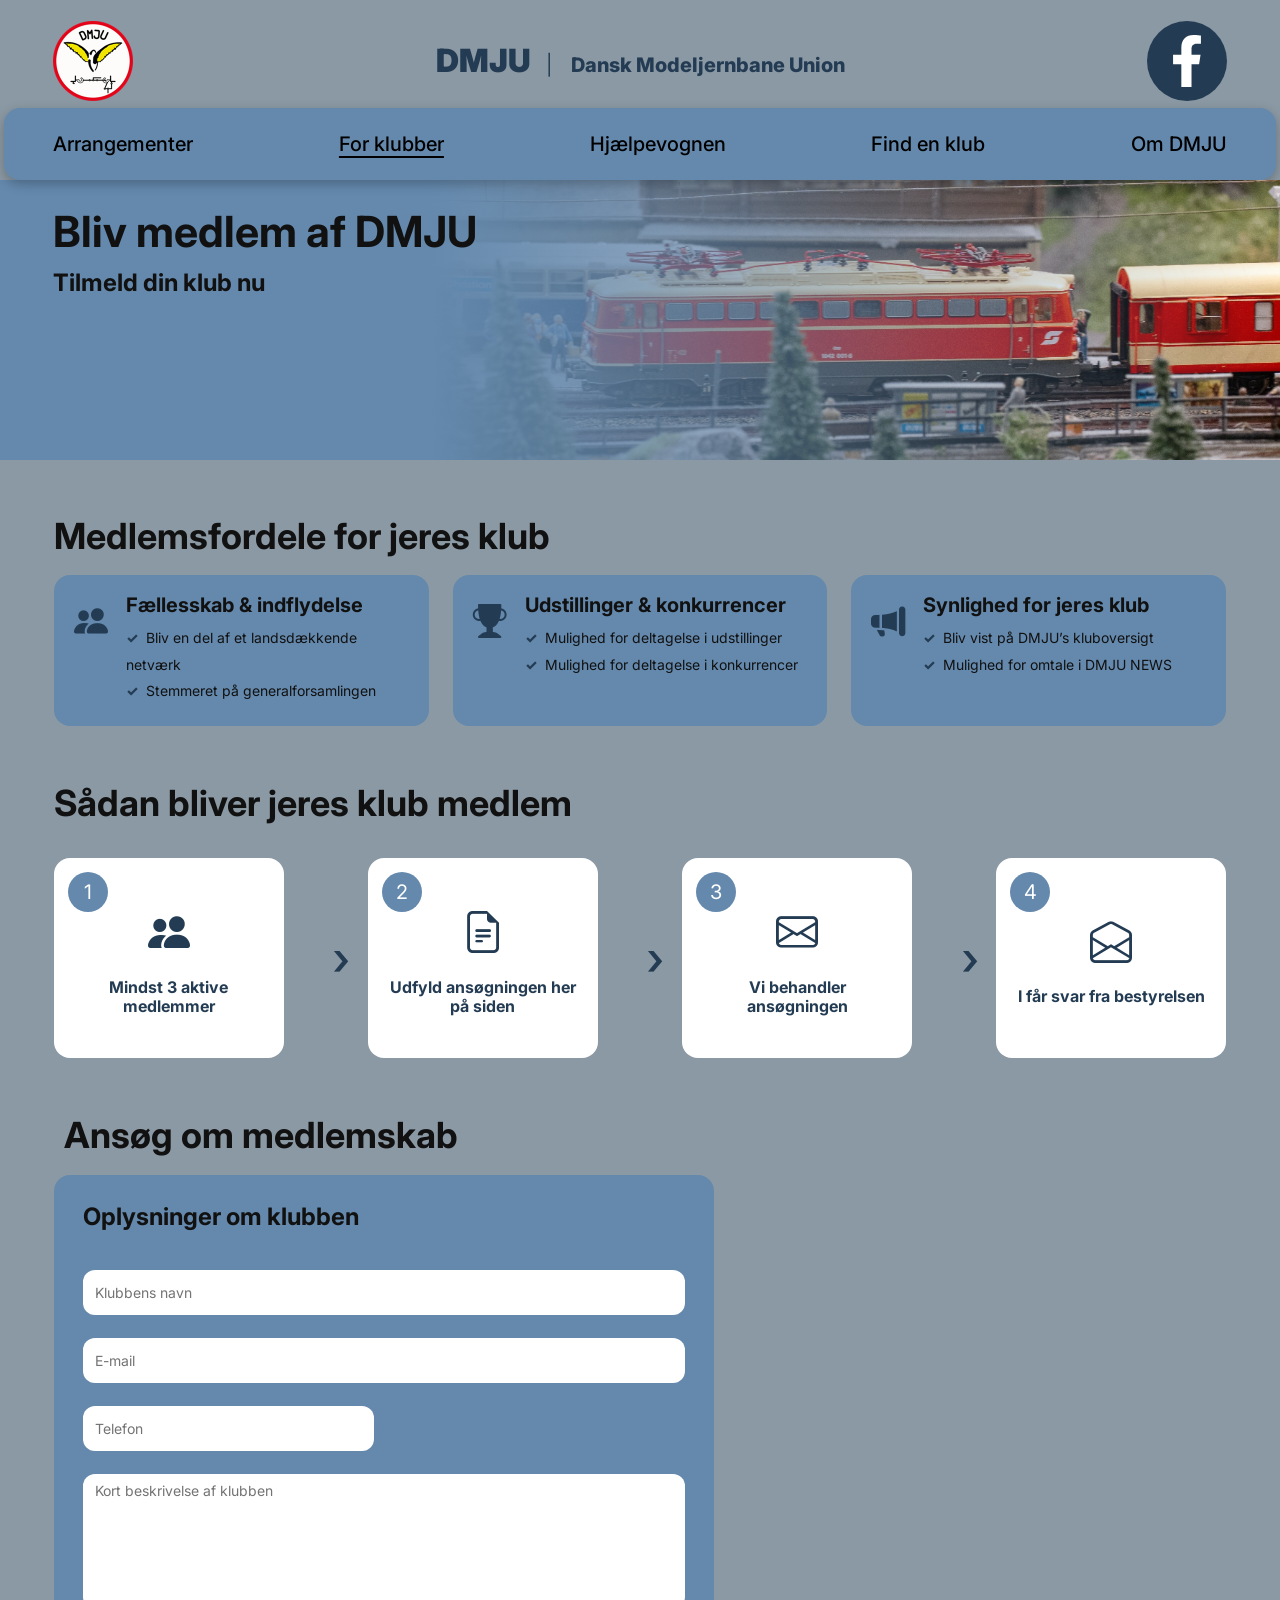
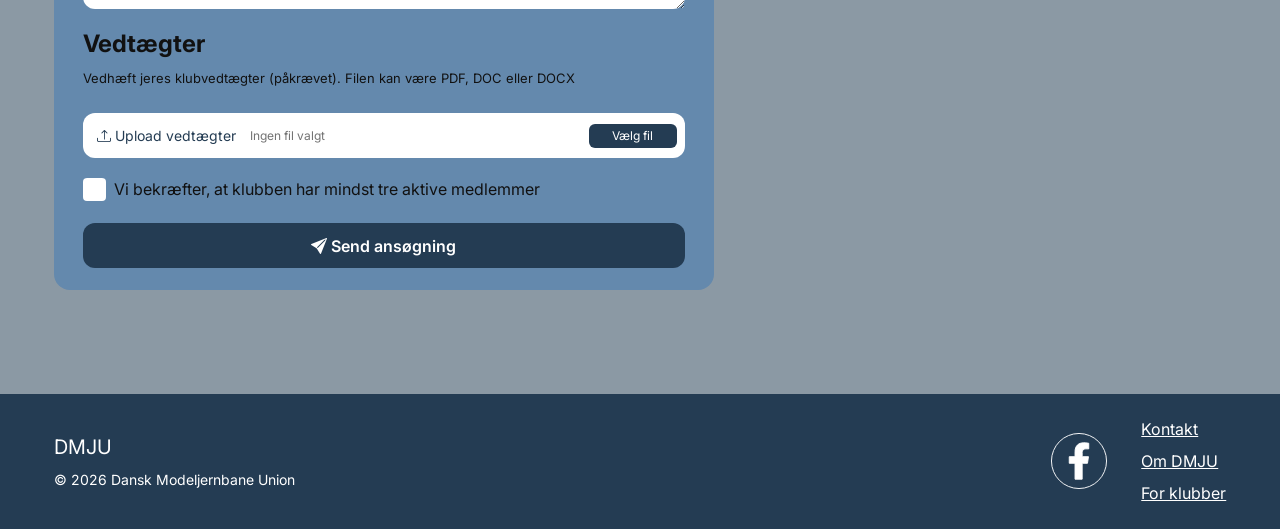
<file: for-klubber.html>
<!doctype html>
<html lang="da">
<head>
    <!-- Dokumentets metadata og fælles typografi -->
    <meta charset="utf-8">
    <meta name="viewport" content="width=device-width, initial-scale=1">
    <meta name="description" content="Bliv medlem af DMJU og få jeres modeljernbaneklub med i fællesskabet.">
    <title>For klubber – DMJU</title>
    <link rel="stylesheet" href="https://cdn.jsdelivr.net/npm/bootstrap@5.3.8/dist/css/bootstrap.min.css">
    <link rel="stylesheet" href="https://cdn.jsdelivr.net/npm/bootstrap-icons@1.11.3/font/bootstrap-icons.min.css">
    <link rel="preconnect" href="https://fonts.googleapis.com">
    <link rel="preconnect" href="https://fonts.gstatic.com" crossorigin>
    <link href="https://fonts.googleapis.com/css2?family=Inter:wght@400;500;600;700;800&display=swap" rel="stylesheet">
    <link rel="stylesheet" href="css/for-klubber.css">
</head>
<body class="page-clubs">
<!-- Sidehoved med DMJU-logo, foreningsnavn og primær navigation -->
<header class="site-header">
    <div class="container-fluid site-header-inner">
        <div class="header-top d-flex align-items-center justify-content-between">
            <a class="brand-logo" href="index.html" aria-label="DMJU – gå til forsiden">
                <img src="img/dmju-logo.png" width="80" height="80" alt="DMJU-logo">
            </a>
            <p class="brand-title mb-0"><strong>DMJU</strong><span aria-hidden="true">|</span> Dansk Modeljernbane Union</p>
            <a class="social-icon" href="https://www.facebook.com/" aria-label="Besøg DMJU på Facebook" target="_blank" rel="noopener noreferrer">
                <img src="img/facebook-mark-figma.svg" alt="" aria-hidden="true">
            </a>
        </div>
        <!-- Primær navigation med tydelig markering af den aktuelle side -->
        <nav class="main-nav" aria-label="Hovednavigation">
            <ul class="nav flex-wrap">
                <li class="nav-item"><a class="nav-link" href="modeltog-for-alle.html">Arrangementer</a></li>
                <li class="nav-item"><a class="nav-link active" href="for-klubber.html" aria-current="page">For klubber</a></li>
                <li class="nav-item"><a class="nav-link" href="#ansoegning">Hjælpevognen</a></li>
                <li class="nav-item"><a class="nav-link" href="#medlemsfordele">Find en klub</a></li>
                <li class="nav-item"><a class="nav-link" href="om-dmju.html">Om DMJU</a></li>
            </ul>
        </nav>
    </div>
</header>

<!-- Hovedindhold med introduktion, medlemsfordele og indmeldelsesformular -->
<main>
    <!-- Sektion 1: Introduktion til medlemskab -->
    <section class="club-hero" aria-labelledby="club-title">
        <div class="container-fluid club-hero-inner">
            <h1 id="club-title">Bliv medlem af DMJU</h1>
            <p>Tilmeld din klub nu</p>
        </div>
    </section>

    <!-- Sektion 2: Fordelene ved at være medlem -->
    <section class="benefits-section container-fluid" id="medlemsfordele" aria-labelledby="benefits-title">
        <h2 id="benefits-title">Medlemsfordele for jeres klub</h2>
        <div class="row g-4">
            <article class="col-12 col-lg-4">
                <div class="benefit-card h-100">
                    <i class="bi bi-people-fill" aria-hidden="true"></i>
                    <div><h3>Fællesskab &amp; indflydelse</h3>
                        <ul><li>Bliv en del af et landsdækkende netværk</li><li>Stemmeret på generalforsamlingen</li></ul></div>
                </div>
            </article>
            <article class="col-12 col-lg-4">
                <div class="benefit-card h-100">
                    <i class="bi bi-trophy-fill" aria-hidden="true"></i>
                    <div><h3>Udstillinger &amp; konkurrencer</h3>
                        <ul><li>Mulighed for deltagelse i udstillinger</li><li>Mulighed for deltagelse i konkurrencer</li></ul></div>
                </div>
            </article>
            <article class="col-12 col-lg-4">
                <div class="benefit-card h-100">
                    <i class="bi bi-megaphone-fill" aria-hidden="true"></i>
                    <div><h3>Synlighed for jeres klub</h3>
                        <ul><li>Bliv vist på DMJU’s kluboversigt</li><li>Mulighed for omtale i DMJU NEWS</li></ul></div>
                </div>
            </article>
        </div>
    </section>

    <!-- Sektion 3: Trinvis forklaring af indmeldelsesforløbet -->
    <section class="membership-section container-fluid" aria-labelledby="membership-title">
        <h2 id="membership-title">Sådan bliver jeres klub medlem</h2>
        <ol class="row g-3 membership-steps">
            <li class="col-12 col-sm-6 col-lg-3"><article class="step-card"><span>1</span><i class="bi bi-people-fill" aria-hidden="true"></i><h3>Mindst 3 aktive medlemmer</h3></article></li>
            <li class="col-12 col-sm-6 col-lg-3"><article class="step-card"><span>2</span><i class="bi bi-file-earmark-text" aria-hidden="true"></i><h3>Udfyld ansøgningen her på siden</h3></article></li>
            <li class="col-12 col-sm-6 col-lg-3"><article class="step-card"><span>3</span><i class="bi bi-envelope" aria-hidden="true"></i><h3>Vi behandler ansøgningen</h3></article></li>
            <li class="col-12 col-sm-6 col-lg-3"><article class="step-card"><span>4</span><i class="bi bi-envelope-open" aria-hidden="true"></i><h3>I får svar fra bestyrelsen</h3></article></li>
        </ol>
    </section>

    <!-- Sektion 4: Formular til indmeldelse; labels er koblet direkte til felterne -->
    <section class="application-section container-fluid" id="ansoegning" aria-labelledby="application-title">
        <h2 id="application-title">Ansøg om medlemskab</h2>
        <form class="application-form" action="#" method="post" enctype="multipart/form-data">
            <fieldset>
                <legend>Oplysninger om klubben</legend>
                <label class="visually-hidden" for="club-name">Klubbens navn</label>
                <input class="form-control club-name-field" id="club-name" name="club-name" autocomplete="organization" placeholder="Klubbens navn" required>
                <label class="visually-hidden" for="club-email">E-mail</label>
                <input class="form-control club-email-field" id="club-email" name="email" type="email" autocomplete="email" placeholder="E-mail" required>
                <label class="visually-hidden" for="club-phone">Telefon</label>
                <input class="form-control club-phone-field" id="club-phone" name="phone" type="tel" autocomplete="tel" placeholder="Telefon">
                <label class="visually-hidden" for="club-description">Kort beskrivelse af klubben</label>
                <textarea class="form-control club-description-field" id="club-description" name="description" placeholder="Kort beskrivelse af klubben"></textarea>
                <label class="statutes-title" for="club-statutes">Vedtægter</label>
                <p class="statutes-help">Vedhæft jeres klubvedtægter (påkrævet). Filen kan være PDF, DOC eller DOCX</p>
                <div class="upload-control">
                    <label for="club-statutes"><i class="bi bi-upload" aria-hidden="true"></i> Upload vedtægter</label>
                    <input class="visually-hidden" id="club-statutes" name="statutes" type="file" accept=".pdf,.doc,.docx" required>
                    <span class="upload-file-name" aria-live="polite">Ingen fil valgt</span>
                    <label class="choose-file" for="club-statutes">Vælg fil</label>
                </div>
                <div class="form-check-wrap"><input class="form-check-input" type="checkbox" value="yes" id="active-members" required><label class="form-check-label" for="active-members">Vi bekræfter, at klubben har mindst tre aktive medlemmer</label></div>
                <button class="btn-submit" type="submit"><i class="bi bi-send-fill" aria-hidden="true"></i> Send ansøgning</button>
            </fieldset>
        </form>
    </section>
</main>

<!-- Sidefod med kontaktmulighed og genveje -->
<footer class="site-footer">
    <div class="container-fluid footer-inner d-flex align-items-center justify-content-between">
        <div class="footer-brand"><span>DMJU</span><small>© 2026 Dansk Modeljernbane Union</small></div>
        <div class="footer-actions">
            <a class="footer-facebook" href="https://www.facebook.com/" aria-label="DMJU på Facebook" target="_blank" rel="noopener noreferrer"><img src="img/facebook-mark-footer-figma.svg" alt="" aria-hidden="true"></a>
            <nav class="footer-nav" aria-label="Sidefodsnavigation"><a href="mailto:info@dmju.dk">Kontakt</a><a href="om-dmju.html">Om DMJU</a><a href="for-klubber.html" aria-current="page">For klubber</a></nav>
        </div>
    </div>
</footer>
<!-- Filvælgeren viser filnavnet efter valg uden at ændre formularens læsbare label -->
<script>
    const statutesInput = document.querySelector('#club-statutes');
    const statutesFileName = document.querySelector('.upload-file-name');
    statutesInput.addEventListener('change', () => {
        statutesFileName.textContent = statutesInput.files.length ? statutesInput.files[0].name : 'Ingen fil valgt';
    });
</script>
</body>
</html>
</file>
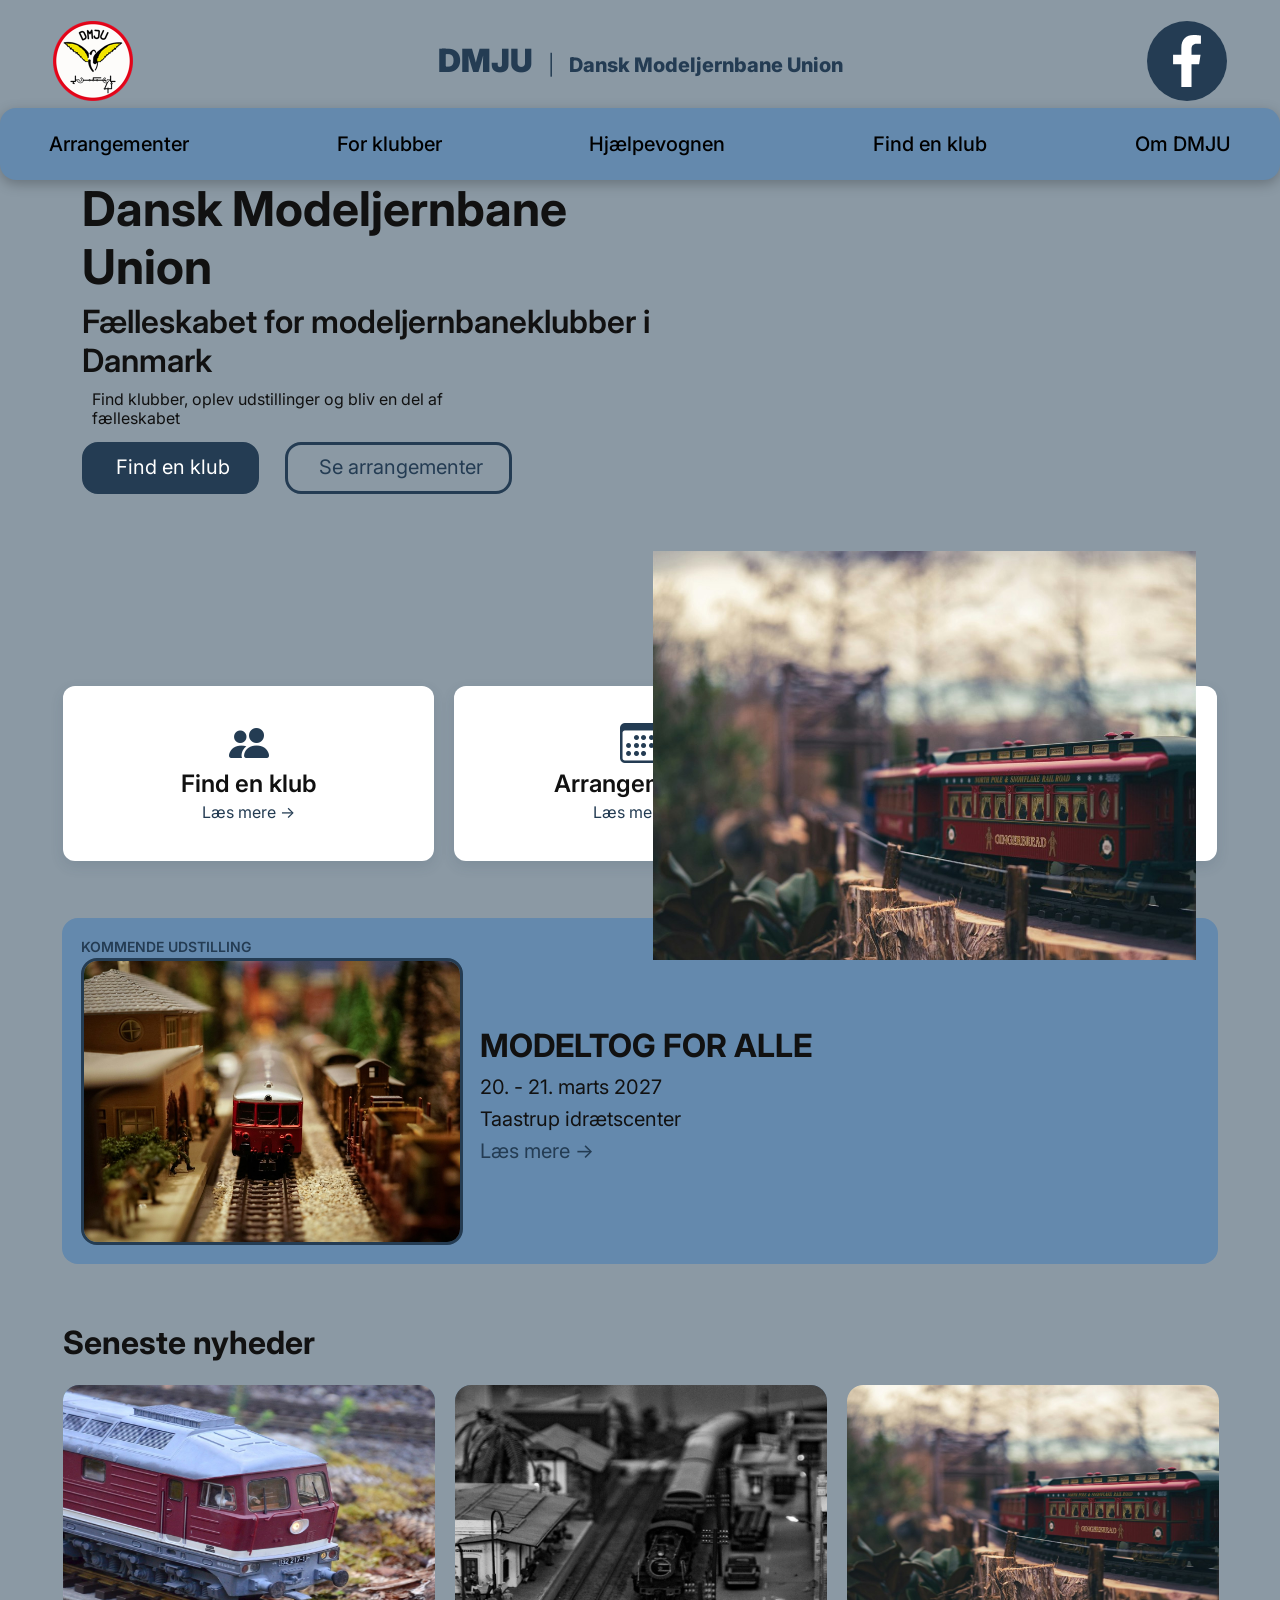
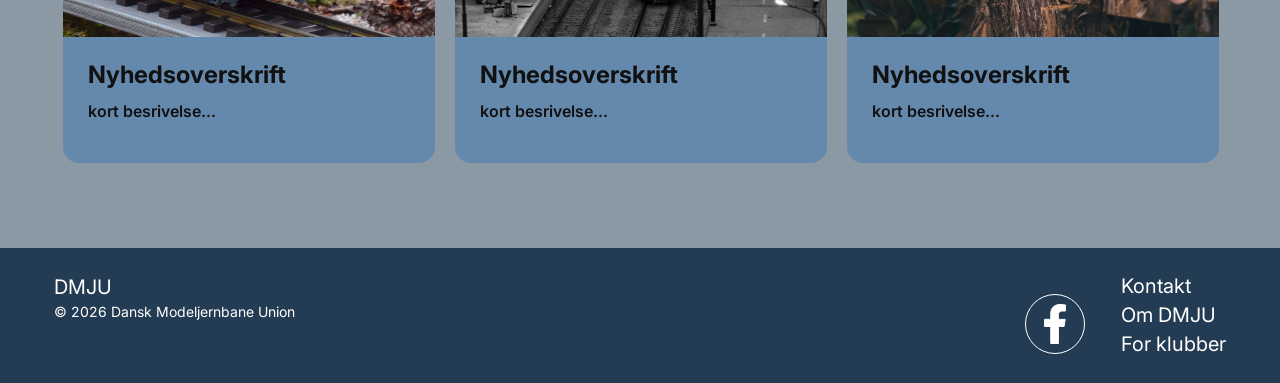
<file: forside.html>
<!doctype html>
<html lang="da">
<head>
    <!-- Dokumentets metadata og fælles skrifttype sikrer en tilgængelig, responsiv forside. -->
    <meta charset="utf-8">
    <meta name="viewport" content="width=device-width, initial-scale=1">
    <meta name="description" content="Dansk Modeljernbane Union samler modeljernbaneklubber og gør modeltog tilgængeligt for alle.">
    <title>DMJU – Dansk Modeljernbane Union</title>

    <!-- Bootstrap 5 leverer grid og tilgængelige hjælpeklasser før sidens egne regler. -->
    <link rel="stylesheet" href="https://cdn.jsdelivr.net/npm/bootstrap@5.3.8/dist/css/bootstrap.min.css">
    <link rel="stylesheet" href="https://cdn.jsdelivr.net/npm/bootstrap-icons@1.11.3/font/bootstrap-icons.min.css">
    <link rel="preconnect" href="https://fonts.googleapis.com">
    <link rel="preconnect" href="https://fonts.gstatic.com" crossorigin>
    <link href="https://fonts.googleapis.com/css2?family=Inter:wght@400;500;600;700;800&display=swap" rel="stylesheet">
    <link rel="stylesheet" href="css/forside.css">
</head>
<body class="page-home">
<!-- Sidehoved: logo, foreningsnavn og navigation følger Figma-rammens farver og placering. -->
<header class="site-header">
    <div class="container-fluid site-header-inner">
        <div class="header-top d-flex align-items-center justify-content-between">
            <a class="brand-logo" href="forside.html" aria-label="DMJU – gå til forsiden" aria-current="page">
                <img src="img/dmju-logo.png" width="80" height="80" alt="DMJU-logo">
            </a>
            <p class="brand-title mb-0"><strong>DMJU</strong><span class="divider" aria-hidden="true">|</span>Dansk Modeljernbane Union</p>
            <a class="social-icon" href="https://www.facebook.com/" aria-label="Besøg DMJU på Facebook" target="_blank" rel="noopener noreferrer">
                <img src="img/facebook-mark-figma.svg" alt="" aria-hidden="true">
            </a>
        </div>
        <!-- Primær navigation: hvert link går til en eksisterende side eller relevant indhold. -->
        <nav class="main-nav" aria-label="Hovednavigation">
            <ul class="nav flex-wrap">
                <li class="nav-item"><a class="nav-link" href="modeltog-for-alle.html">Arrangementer</a></li>
                <li class="nav-item"><a class="nav-link" href="for-klubber.html">For klubber</a></li>
                <li class="nav-item"><a class="nav-link" href="for-klubber.html#ansoegning">Hjælpevognen</a></li>
                <li class="nav-item"><a class="nav-link" href="for-klubber.html#medlemsfordele">Find en klub</a></li>
                <li class="nav-item"><a class="nav-link" href="om-dmju.html">Om DMJU</a></li>
            </ul>
        </nav>
    </div>
</header>

<!-- Hovedindhold: introduktion, genveje, kommende udstilling og aktuelle nyheder. -->
<main>
    <!-- Sektion 1: introduktion i to spalter med hovedbudskab og modeljernbanefoto. -->
    <section class="home-intro container" aria-labelledby="home-title">
        <div class="row align-items-center g-4">
            <div class="col-12 col-md-6 intro-copy">
                <h1 id="home-title">Dansk Modeljernbane<br>Union</h1>
                <h2>Fælleskabet for modeljernbaneklubber i Danmark</h2>
                <p>Find klubber, oplev udstillinger og bliv en del af fælleskabet</p>
                <div class="intro-actions">
                    <a class="btn btn-primary" href="for-klubber.html#medlemsfordele">Find en klub</a>
                    <a class="btn btn-outline-primary" href="modeltog-for-alle.html">Se arrangementer</a>
                </div>
            </div>
                <figure class="col-12 col-md-6 intro-photo mb-0">
                <img src="img/forside-intro.jpg" alt="Modeltog kører gennem et grønt miniaturelandskab">
            </figure>
        </div>
    </section>

    <!-- Sektion 2: tre kompakte hvide Bootstrap-kort giver hurtig adgang til centrale sider. -->
    <nav class="quick-links container-fluid" aria-label="Hurtige genveje">
        <ul class="row list-unstyled mb-0">
            <li class="col-12 col-md-4"><a class="quick-card" href="for-klubber.html#medlemsfordele"><i class="bi bi-people-fill" aria-hidden="true"></i><span>Find en klub</span><small>Læs mere <span aria-hidden="true">→</span></small></a></li>
            <li class="col-12 col-md-4"><a class="quick-card" href="modeltog-for-alle.html"><i class="bi bi-calendar3" aria-hidden="true"></i><span>Arrangementer</span><small>Læs mere <span aria-hidden="true">→</span></small></a></li>
            <li class="col-12 col-md-4"><a class="quick-card" href="modeltog-for-alle.html#participants"><i class="bi bi-trophy-fill" aria-hidden="true"></i><span>Konkurrencer</span><small>Læs mere <span aria-hidden="true">→</span></small></a></li>
        </ul>
    </nav>

    <!-- Sektion 3: blå eventkort med foto og genvej til udstillingens program. -->
    <section class="featured-event container-fluid" aria-labelledby="event-title">
        <a class="event-card" href="modeltog-for-alle.html">
            <p class="section-kicker">Kommende udstilling</p>
            <figure class="event-photo mb-0"><img src="img/forside-event.jpg" alt="Modeltog på vej gennem en oplyst miniaturestation"></figure>
            <div class="event-copy">
                <h2 id="event-title">MODELTOG FOR ALLE</h2>
                <p class="event-date">20. - 21. marts 2027</p>
                <p class="event-location">Taastrup idrætscenter</p>
                <span class="event-more">Læs mere <span aria-hidden="true">→</span></span>
            </div>
        </a>
    </section>

    <!-- Sektion 4: nyhedsoversigt med billedkort, der kan kobles til konkrete artikler. -->
    <section class="news-section container-fluid" aria-labelledby="news-title">
        <h2 id="news-title">Seneste nyheder</h2>
        <div class="row g-3">
            <article class="col-12 col-md-4">
                <a class="news-card" href="modeltog-for-alle.html"><figure class="news-photo mb-0"><img src="img/forside-nyhed-1.jpg" alt="Rødt modeltog kører forbi en station i miniatureformat"></figure><div class="news-copy"><h3>Nyhedsoverskrift</h3><p>kort besrivelse...</p></div></a>
            </article>
            <article class="col-12 col-md-4">
                <a class="news-card" href="modeltog-for-alle.html"><figure class="news-photo mb-0"><img src="img/forside-nyhed-2.jpg" alt="Damplokomotiv kører gennem et miniaturelandskab i sort-hvid"></figure><div class="news-copy"><h3>Nyhedsoverskrift</h3><p>kort besrivelse...</p></div></a>
            </article>
            <article class="col-12 col-md-4">
                <a class="news-card" href="for-klubber.html"><figure class="news-photo mb-0"><img src="img/forside-nyhed-3.jpg" alt="Modeltog kører gennem et grønt miniaturelandskab"></figure><div class="news-copy"><h3>Nyhedsoverskrift</h3><p>kort besrivelse...</p></div></a>
            </article>
        </div>
    </section>
</main>

<!-- Sidefod: kontakt, ophavsret og genveje samles i sidens afsluttende landmark. -->
<footer class="site-footer">
    <div class="container-fluid footer-inner d-flex align-items-center justify-content-between">
        <div class="footer-brand"><span>DMJU</span><small>© 2026 Dansk Modeljernbane Union</small></div>
        <div class="footer-actions">
            <a class="footer-facebook" href="https://www.facebook.com/" aria-label="DMJU på Facebook" target="_blank" rel="noopener noreferrer"><img src="img/facebook-mark-footer-figma.svg" alt="" aria-hidden="true"></a>
            <nav class="footer-nav" aria-label="Sidefodsnavigation"><a href="mailto:info@dmju.dk">Kontakt</a><a href="om-dmju.html">Om DMJU</a><a href="for-klubber.html">For klubber</a></nav>
        </div>
    </div>
</footer>
</body>
</html>
</file>
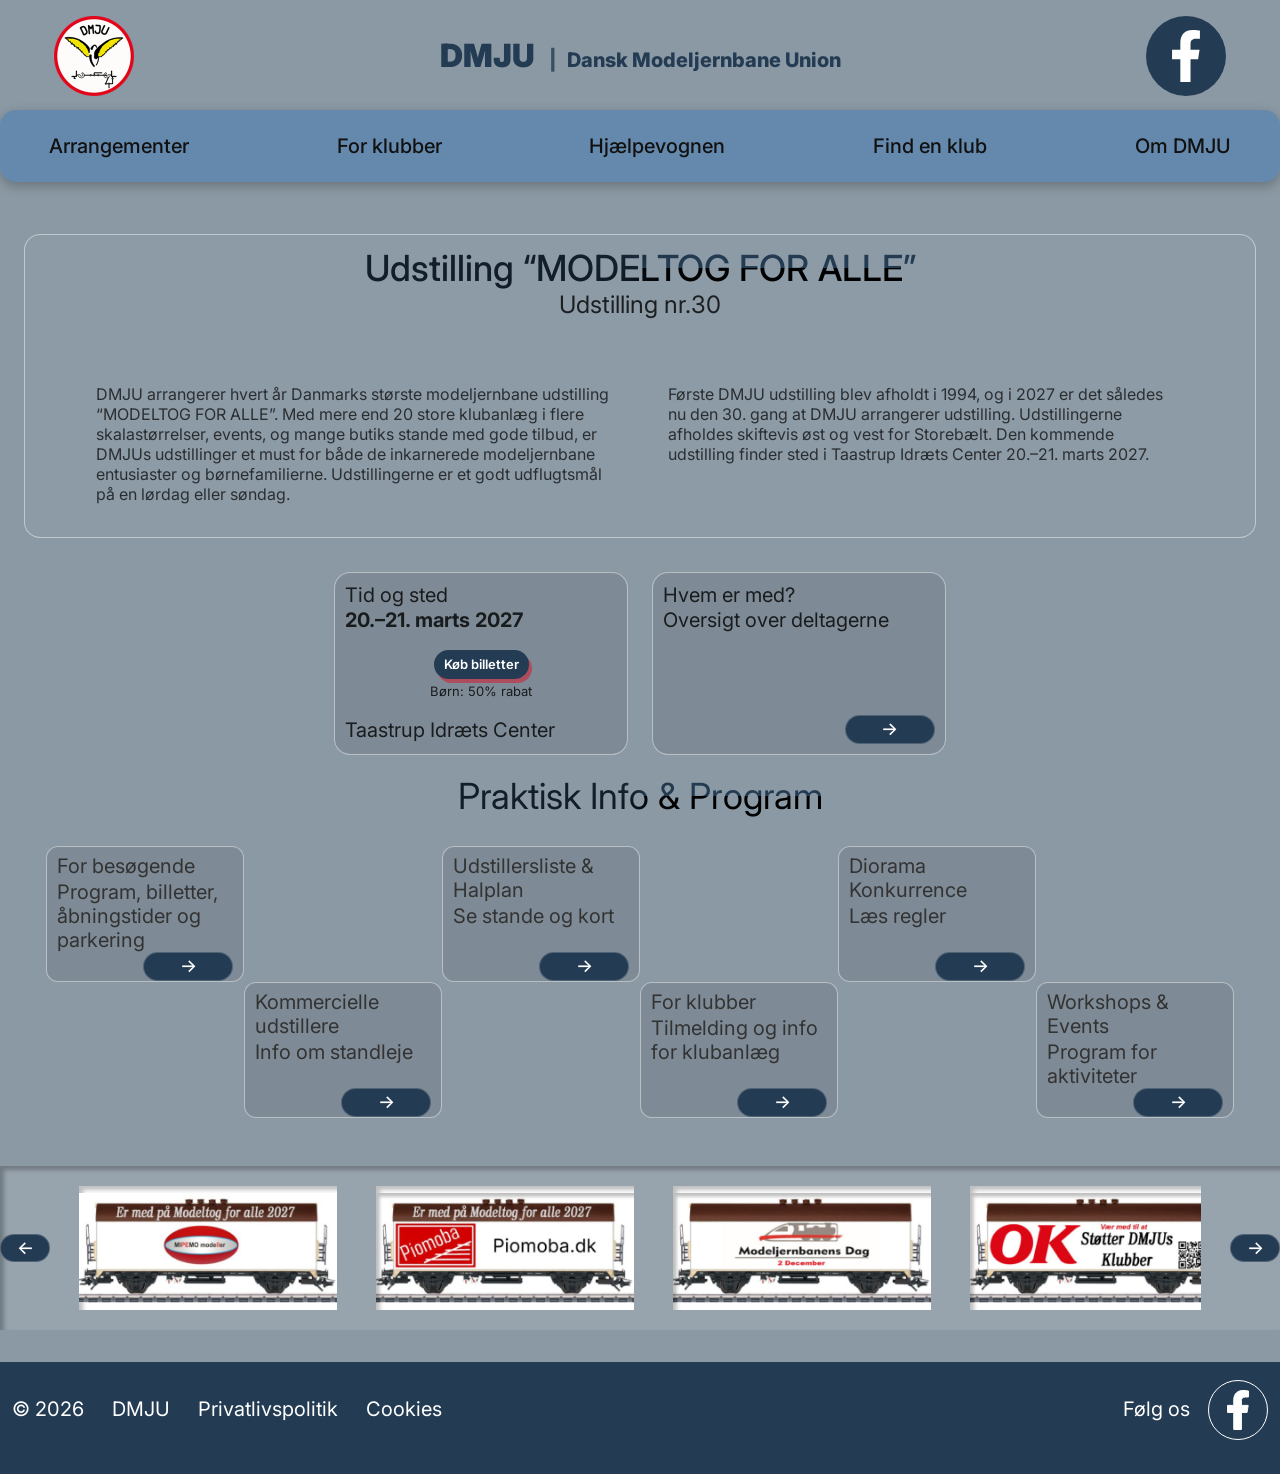
<file: modeltog-for-alle.html>
<!DOCTYPE html>
<html lang="da">
<head>
    <!-- Grundlæggende tegnsæt og responsiv visning -->
    <meta charset="UTF-8">
    <meta name="viewport" content="width=device-width, initial-scale=1.0">
    <title>Modeltog for alle - DMJU</title>

    <!-- Bootstrap CSS indlæses før egne stylesheets -->
    <link href="https://cdn.jsdelivr.net/npm/bootstrap@5.3.8/dist/css/bootstrap.min.css" rel="stylesheet">

    <!-- Bootstrap Icons indlæses via CDN til ikoner i navigation og footer -->
    <link rel="stylesheet" href="https://cdn.jsdelivr.net/npm/bootstrap-icons@1.11.3/font/bootstrap-icons.min.css">

    <!-- Google Font: Inter -->
    <link rel="preconnect" href="https://fonts.googleapis.com">
    <link rel="preconnect" href="https://fonts.gstatic.com" crossorigin>
    <link href="https://fonts.googleapis.com/css2?family=Inter:wght@400;500;600;700&display=swap" rel="stylesheet">

    <!-- Eget stylesheet til siden Modeltog for alle -->
    <link rel="stylesheet" href="css/modeltog-for-alle.css">
</head>

<body class="page-modeltog">

<!-- Sidehoved med logo, titel, Facebook-link og hovednavigation -->

<header class="site-header">
    <div class="container py-3">
        <!-- Øverste linje i header: logo til venstre, titel i midten, socialt ikon til højre -->
        <div class="header-top d-flex justify-content-between align-items-center mb-3">
            <!-- Officielt DMJU-logo med link tilbage til forsiden -->
            <a href="index.html" class="brand-logo" aria-label="DMJU forside">
                <img src="img/dmju-logo.png" alt="DMJU - Dansk Modeljernbane Union Logo" width="80" height="80">
            </a>
            <p class="brand-title mb-0">
                <strong>DMJU</strong> <span class="divider">|</span>Dansk Modeljernbane Union
            </p>
            <a href="https://www.facebook.com" class="social-icon" target="_blank" rel="noopener"
               aria-label="DMJU på Facebook">
                <img src="img/facebook-mark-figma.svg" alt="">
            </a>
        </div>

    <!-- Primær navigation -->
    <nav class="main-nav" aria-label="Hovedmenu">
        <ul class="nav flex-wrap">
            <li class="nav-item">
                <a class="nav-link active" href="#event-title">Arrangementer</a>
            </li>
            <li class="nav-item">
                <a class="nav-link" href="#clubs-card">For klubber</a>
            </li>
            <li class="nav-item">
                <a class="nav-link" href="#practical-title">Hjælpevognen</a>
            </li>
            <li class="nav-item">
                <a class="nav-link" href="#clubs-card">Find en klub</a>
            </li>
            <li class="nav-item">
                <a class="nav-link" href="om-dmju.html">Om DMJU</a>
            </li>
        </ul>
    </nav>
    </div>
</header>

<!-- Hovedindhold på siden -->
<main class="page-container container py-4" id="eventPageMain">

    <!-- Sektion 1: Introduktion til udstillingen Modeltor for alle -->
    <section class="event-intro" aria-labelledby="event-title">
        <header class="text-center mb-4">
            <h1 class="heading-gradient" id="event-title">Udstilling “MODELTOG FOR ALLE”</h1>
            <p class="event-subtitle">Udstilling nr.30</p>
        </header>
<!-- To spalter med beskrivelse og historik -->
        <div class="row g-4 mb-4">
            <div class="col-md-6">
                <p>
                    DMJU arrangerer hvert år Danmarks største modeljernbane udstilling “MODELTOG FOR ALLE”.
                    Med mere end 20 store klubanlæg i flere skalastørrelser, events, og mange butiks stande med gode tilbud,
                    er DMJUs udstillinger et must for både de inkarnerede modeljernbane entusiaster og børnefamilierne.
                    Udstillingerne er et godt udflugtsmål på en lørdag eller søndag.
                </p>
            </div>
            <div class="col-md-6">
                <p>
                    Første DMJU udstilling blev afholdt i 1994, og i 2027 er det således nu den 30. gang at DMJU arrangerer udstilling.
                    Udstillingerne afholdes skiftevis øst og vest for Storebælt. Den kommende udstilling finder sted i
                    Taastrup Idræts Center 20.–21. marts 2027.
                </p>
            </div>
        </div>
    </section>

    <!-- To fremhævede glaskort: Tid og sted + Hvem er med? -->
    <section class="event-highlights" aria-label="Udstillingsinformation">
        <div class="row g-4 justify-content-center">
            <!-- Kort 1: Tid, sted og billetknap -->
            <article class="col-md-5">
                <div class="glass-card p-4 h-100">
                    <h2 class="h5">Tid og sted</h2>
                    <p class="mb-2"><strong>20.–21. marts 2027</strong></p>
                    <!-- Knap der åbner billetformularen direkte på samme side -->
                    <div class="my-3 text-center">
                        <button type="button" class="btn-primary-glass" data-open-ticket>
                            Køb billetter
                        </button>
                        <small class="d-block mt-1">Børn: 50% rabat</small>
                    </div>
                    <p class="mb-0">Taastrup Idræts Center</p>
                </div>
            </article>
            <!-- Kort 2: Deltager oversigt -->
            <article class="col-md-5">
                <div class="glass-card p-4 h-100 d-flex flex-column justify-content-between">
                    <div>
                        <h2 class="h5">Hvem er med?</h2>
                        <p class="mb-0">Oversigt over deltagerne</p>
                    </div>
                    <div class="text-end mt-3">
                        <a href="#sponsors-heading" class="btn-arrow-glass" aria-label="Se oversigt over deltagerne">&rarr;</a>
                    </div>
                </div>
            </article>
        </div>
    </section>

    <!-- Sektion 2: Praktisk Info & Program med 6 temakort -->
    <section class="practical-info mb-5" aria-labelledby="practical-title">
        <h2 id="practical-title" class="text-center mb-4 heading-gradient">Praktisk Info &amp; Program</h2>

        <!-- Øverste række med 3 kort -->

                                         <!-- Kort 1 -->
        <div class="practical-grid">
            <article class="glass-card practical-card">
                    <div>
                        <h3 class="h6">For besøgende</h3>
                        <p class="mb-0">Program, billetter, åbningstider og parkering</p>
                    </div>
                    <div class="text-end mt-3">
                        <button type="button" data-open-ticket class="btn-arrow-glass" aria-label="Information for besøgende">&rarr;</button>
                    </div>
            </article>
                                        <!-- Kort 2-->
            <article class="glass-card practical-card">
                    <div>
                        <h3 class="h6">Udstillersliste &amp; Halplan</h3>
                        <p class="mb-0">Se stande og kort</p>
                    </div>
                    <div class="text-end mt-3">
                        <a href="#practical-title" class="btn-arrow-glass" aria-label="Se udstillersliste og halplan">&rarr;</a>
                    </div>
            </article>

                                      <!-- Kort 3-->
            <article class="glass-card practical-card">
                    <div>
                        <h3 class="h6">Diorama Konkurrence</h3>
                        <p class="mb-0">Læs regler</p>
                    </div>
                    <div class="text-end mt-3">
                        <a href="#practical-title" class="btn-arrow-glass" aria-label="Læs regler for Diorama Konkurrence">&rarr;</a>
                    </div>
            </article>

        <!-- Nederste række med 3 forskudte kort -->
            <article class="glass-card practical-card">
                    <div>
                        <h3 class="h6">Kommercielle udstillere</h3>
                        <p class="mb-0">Info om standleje</p>
                    </div>
                    <div class="text-end mt-3">
                        <a href="#practical-title" class="btn-arrow-glass" aria-label="Info om standleje for kommercielle udstillere">&rarr;</a>
                    </div>
            </article>

            <article class="glass-card practical-card" id="clubs-card">
                    <div>
                        <h3 class="h6">For klubber</h3>
                        <p class="mb-0">Tilmelding og info for klubanlæg</p>
                    </div>
                    <div class="text-end mt-3">
                        <a href="#practical-title" class="btn-arrow-glass" aria-label="Tilmelding og info for klubanlæg">&rarr;</a>
                    </div>
            </article>

            <article class="glass-card practical-card">
                    <div>
                        <h3 class="h6">Workshops &amp; Events</h3>
                        <p class="mb-0">Program for aktiviteter</p>
                    </div>
                    <div class="text-end mt-3">
                        <a href="#practical-title" class="btn-arrow-glass" aria-label="Program for Workshops og Events">&rarr;</a>
                    </div>
            </article>
            </div>
    </section>

    <!-- Sektion 3: Sponsorer og samarbejdspartnere (togvogne) -->
    <section class="sponsors-section" id="participants" aria-labelledby="sponsors-heading">
        <h2 id="sponsors-heading" class="visually-hidden">Sponsorer</h2>

        <div class="d-flex align-items-center justify-content-between gap-2">
            <button type="button" class="btn-arrow-glass sponsor-prev" aria-label="Forrige sponsorer">&larr;</button>
            <div class="sponsors-viewport flex-grow-1">
                <ul class="sponsors-list list-unstyled mb-0">
                    <li class="sponsor-item"><img src="img/figma-train-12.png" alt="MPEMO modeltogsforhandler"></li>
                    <li class="sponsor-item"><img src="img/figma-train-13.png" alt="Piomoba.dk"></li>
                    <li class="sponsor-item"><img src="img/figma-train-14.png" alt="Modeljernbanens Dag"></li>
                    <li class="sponsor-item"><img src="img/figma-train-15.png" alt="OK støtter DMJUs klubber"></li>
                    <li class="sponsor-item"><img src="img/sponsor-logo-vogn-hobbykaeden--560x240.jpg" alt="sponsor-logo-vogn-hobbykaeden"></li>
                    <li class="sponsor-item"><img src="img/sponsor-logo-vogn-Kato-1-copy-560x240.jpg" alt="sponsor-logo-vogn-Kato"></li>
                    <li class="sponsor-item"><img src="img/sponsor-logo-vogn-Modeljernbanes-dag-copy-560x240.jpg" alt="sponsor-logo-vogn-Modeljernbanes-dag"></li>
                    <li class="sponsor-item"><img src="img/sponsor-logo-vogn-Nettog-copy-560x240.jpg" alt="sponsor-logo-vogn-Nettog"></li>
                    <li class="sponsor-item"><img src="img/sponsor-logo-vogn-OK-stoetter-copy-560x240.jpg" alt="sponsor-logo-vogn-OK-stoetter-copy"></li>
                    <li class="sponsor-item"><img src="img/sponsor-logo-vogn-OK-stoetter-ny-copy-560x240.jpg" alt="sponsor-logo-vogn-OK-stoetter-ny-copy"></li>
                    <li class="sponsor-item"><img src="img/sponsor-logo-vogn-SMT-copy-1-560x240.jpg" alt="sponsor-logo-vogn-SMT"></li>
                    <li class="sponsor-item"><img src="img/sponsor-logo-vogn-Vf-copy-560x240.jpg" alt="sponsor-logo-vogn-Vf"></li>
                </ul>
            </div>
            <button type="button" class="btn-arrow-glass sponsor-next" aria-label="Næste sponsorer">&rarr;</button>
        </div>
    </section>
</main>
<section class="ticket-screen" id="ticketScreen" aria-label="Billetbestilling" hidden>
    <div class="ticket-information">
        <div>
            <h2>Åbningstider:</h2>
            <p>Lørdag 20. marts 2027 kl. 10–17</p>
            <p>Søndag 21. marts 2027 kl. 10–16</p>
            <h2>Priser:</h2>
            <p>Lørdag / søndag voksne kr. 125,-</p>
            <p>Weekendbillet voksen kr. 175,-</p>
            <p>Børn (2–12 år) kr. 50,-</p>
            <p>Billetten giver adgang til alle haller.</p>
        </div>
        <div>
            <p>Gæster med handicap betaler entré på lige fod med DMJU’s øvrige gæster. Mod forevisning af gyldigt ledsagerkort kan en ledsager over 18 år komme gratis med.</p>
            <p>Udstillingen har niveaufri adgang, og nogle haller har ramper.</p>
            <p>Kontakt os, hvis du har brug for hjælp til billetkøb.</p>
        </div>
    </div>

    <h1 class="ticket-title heading-gradient" id="ticket-title" tabindex="-1">Køb billetter – “MODELTOG FOR ALLE”</h1>

    <section class="ticket-panel" id="ticketSelection" aria-labelledby="ticket-selection-heading">
        <h2 class="visually-hidden" id="ticket-selection-heading">Vælg billetter</h2>
        <form id="ticketForm" novalidate>
            <div class="ticket-layout">
                <fieldset class="ticket-days">
                    <legend class="visually-hidden">Vælg billetdag</legend>
                    <button type="button" class="ticket-day is-selected" data-ticket-day="saturday" aria-pressed="true">Lørdag</button>
                    <button type="button" class="ticket-day" data-ticket-day="sunday" aria-pressed="false">Søndag</button>
                    <button type="button" class="ticket-day" data-ticket-day="weekend" aria-pressed="false">Weekendbillet</button>
                </fieldset>

                <div class="ticket-lines" aria-label="Antal billetter">
                    <div class="ticket-line">
                        <div class="quantity-control" aria-label="Antal voksenbilletter">
                            <button type="button" data-quantity-change="adult" data-change="-1" aria-label="Fjern en voksenbillet">−</button>
                            <output id="adultQuantity" aria-live="polite">1</output>
                            <button type="button" data-quantity-change="adult" data-change="1" aria-label="Tilføj en voksenbillet">+</button>
                        </div>
                        <span>Voksenbillet</span>
                        <span class="ticket-price-note" id="adultPriceNote">(125 kr.)</span>
                    </div>
                    <div class="ticket-line">
                        <div class="quantity-control" aria-label="Antal børnebilletter">
                            <button type="button" data-quantity-change="child" data-change="-1" aria-label="Fjern en børnebillet">−</button>
                            <output id="childQuantity" aria-live="polite">1</output>
                            <button type="button" data-quantity-change="child" data-change="1" aria-label="Tilføj en børnebillet">+</button>
                        </div>
                        <span>Børnebillet <small>Børn: 50 % rabat</small></span>
                        <span class="ticket-price-note">(50 kr.)</span>
                    </div>
                </div>

                <div class="ticket-totals" aria-live="polite">
                    <p><span id="adultSubtotal">125 kr.</span> + <span id="childSubtotal">50 kr.</span></p>
                    <p>Rabat: <span id="discountAmount">−25 kr.</span> &nbsp; I alt: <strong id="ticketTotal">150 kr.</strong></p>
                    <label for="ticketEmail">E-mail</label>
                    <input type="email" id="ticketEmail" name="email" autocomplete="email" placeholder="navn@eksempel.dk" required>
                    <small class="form-error" id="emailError" hidden>Indtast en gyldig e-mailadresse.</small>
                </div>
            </div>
            <p class="ticket-quantity-error" id="ticketQuantityError" hidden>Vælg mindst én billet.</p>
            <p class="ticket-form-note">Du får en bestillingsoversigt i næste trin. Betaling og billetudsendelse er ikke koblet til denne formular.</p>
            <button type="submit" class="btn-primary-glass ticket-submit">Bekræft køb</button>
        </form>
    </section>

    <section class="ticket-panel ticket-confirmation" id="ticketConfirmation" aria-labelledby="confirmation-title" hidden>
        <span class="confirmation-check" aria-hidden="true">✓</span>
        <h2 id="confirmation-title" tabindex="-1">Tak for din bestilling!</h2>
        <div class="confirmation-summary">
            <p><strong>Udstilling:</strong> “MODELTOG FOR ALLE”<br><span id="confirmationDay">Lørdag 20. marts 2027</span></p>
            <p><strong>Billetter:</strong> <span id="confirmationTickets">1 voksen + 1 barn</span><br><span id="confirmationDiscount">Børnerabat: 25 kr.</span><br>I alt: <strong id="confirmationTotal">150 kr.</strong></p>
        </div>
        <p class="confirmation-email">Bestillingsoversigten er klar til <strong id="confirmationEmail">—</strong>.</p>
    </section>

    <button type="button" class="ticket-back" data-ticket-back>Luk / Tilbage</button>
</section>
<!-- Sidefod -->
<footer class="site-footer py-3">
    <div class="container">
        <div class="d-flex flex-wrap justify-content-between align-items-center gap-3">
            <!-- Venstre og midterste elementer -->
            <div class="footer-links d-flex flex-wrap align-items-center gap-4">
                <span>&copy; 2026</span>
                <span>DMJU</span>
                <a href="#" class="footer-link">Privatlivspolitik</a>
                <a href="#" class="footer-link">Cookies</a>
            </div>
<!-- Højre side: sociale medier-->
            <div class="footer-social d-flex align-items-center gap-2">
                <span>Følg os</span>
                <a href="https://www.facebook.com" class="social-icon" target="_blank" rel="noopener" aria-label="DMJU på Facebook">
                    <img src="img/facebook-mark-footer-figma.svg" alt="">
                </a>
            </div>
        </div>
    </div>
</footer>
<script>
    (() => {
        const viewport = document.querySelector('.sponsors-viewport');
        const list = document.querySelector('.sponsors-list');
        const items = [...document.querySelectorAll('.sponsor-item')];
        const previous = document.querySelector('.sponsor-prev');
        const next = document.querySelector('.sponsor-next');
        if (!viewport || !list || !items.length || !previous || !next) return;

        let offset = 0;
        const gap = () => window.matchMedia('(max-width: 767.98px)').matches ? 12 : 39;
        const visibleCount = () => Math.max(1, Math.floor((viewport.clientWidth + gap()) / (items[0].getBoundingClientRect().width + gap())));
        let carouselTimer;
        let paused = false;
        const update = () => {
            const maxOffset = Math.max(0, items.length - visibleCount());
            offset = Math.min(offset, maxOffset);
            const step = items[0].getBoundingClientRect().width + gap();
            list.style.transform = `translateX(-${offset * step}px)`;
            previous.disabled = offset === 0;
            next.disabled = offset >= maxOffset;
        };

        const advance = (direction) => {
            const maxOffset = Math.max(0, items.length - visibleCount());
            offset = direction > 0 ? (offset >= maxOffset ? 0 : offset + 1) : (offset <= 0 ? maxOffset : offset - 1);
            update();
        };
        const startAutoplay = () => {
            window.clearInterval(carouselTimer);
            if (!paused && !window.matchMedia('(prefers-reduced-motion: reduce)').matches) {
                carouselTimer = window.setInterval(() => advance(1), 4000);
            }
        };

        previous.addEventListener('click', () => { advance(-1); startAutoplay(); });
        next.addEventListener('click', () => { advance(1); startAutoplay(); });
        viewport.addEventListener('mouseenter', () => { paused = true; window.clearInterval(carouselTimer); });
        viewport.addEventListener('mouseleave', () => { paused = false; startAutoplay(); });
        viewport.addEventListener('focusin', () => { paused = true; window.clearInterval(carouselTimer); });
        viewport.addEventListener('focusout', (event) => {
            if (!viewport.contains(event.relatedTarget)) { paused = false; startAutoplay(); }
        });
        document.addEventListener('visibilitychange', () => document.hidden ? window.clearInterval(carouselTimer) : startAutoplay());
        window.addEventListener('resize', update);
        update();
        startAutoplay();

        const pageMain = document.querySelector('#eventPageMain');
        const ticketScreen = document.querySelector('#ticketScreen');
        const ticketSelection = document.querySelector('#ticketSelection');
        const ticketConfirmation = document.querySelector('#ticketConfirmation');
        const form = document.querySelector('#ticketForm');
        if (!pageMain || !ticketScreen || !ticketSelection || !ticketConfirmation || !form) return;

        const dayOptions = {
            saturday: { label: 'Lørdag 20. marts 2027', adultPrice: 125, shortLabel: 'Lørdag' },
            sunday: { label: 'Søndag 21. marts 2027', adultPrice: 125, shortLabel: 'Søndag' },
            weekend: { label: 'Weekendbillet 20.–21. marts 2027', adultPrice: 175, shortLabel: 'Weekendbillet' }
        };
        const quantities = { adult: 1, child: 1 };
        let selectedDay = 'saturday';
        const money = (amount) => `${amount.toLocaleString('da-DK')} kr.`;
        const quantityOutputs = {
            adult: document.querySelector('#adultQuantity'),
            child: document.querySelector('#childQuantity')
        };
        const priceNotes = {
            adult: document.querySelector('#adultPriceNote'),
            adultSubtotal: document.querySelector('#adultSubtotal'),
            childSubtotal: document.querySelector('#childSubtotal'),
            discount: document.querySelector('#discountAmount'),
            total: document.querySelector('#ticketTotal')
        };

        const getTotal = () => {
            const adultAmount = quantities.adult * dayOptions[selectedDay].adultPrice;
            const childAmount = quantities.child * 50;
            const discount = Math.round(childAmount * 0.5);
            return { adultAmount, childAmount, discount, total: adultAmount + childAmount - discount };
        };

        const updatePrices = () => {
            const values = getTotal();
            quantityOutputs.adult.value = quantities.adult;
            quantityOutputs.adult.textContent = quantities.adult;
            quantityOutputs.child.value = quantities.child;
            quantityOutputs.child.textContent = quantities.child;
            priceNotes.adult.textContent = `(${money(dayOptions[selectedDay].adultPrice)})`;
            priceNotes.adultSubtotal.textContent = money(values.adultAmount);
            priceNotes.childSubtotal.textContent = money(values.childAmount);
            priceNotes.discount.textContent = `−${money(values.discount)}`;
            priceNotes.total.textContent = money(values.total);
            if (quantities.adult + quantities.child > 0) document.querySelector('#ticketQuantityError').hidden = true;
        };

        const showStep = (step, addHistory = true) => {
            const isHome = step === 'home';
            pageMain.hidden = !isHome;
            ticketScreen.hidden = isHome;
            ticketScreen.classList.toggle('is-confirmation', step === 'confirmation');
            ticketSelection.hidden = step !== 'selection';
            ticketConfirmation.hidden = step !== 'confirmation';
            if (addHistory) {
                const hash = isHome ? '' : step === 'confirmation' ? '#bestilling-bekraeftet' : '#billetter';
                window.history.pushState({ ticketStep: step }, '', `${window.location.pathname}${window.location.search}${hash}`);
            }
            if (!isHome) window.scrollTo({ top: 0, behavior: 'smooth' });
            const focusTarget = step === 'confirmation' ? document.querySelector('#confirmation-title') : step === 'selection' ? document.querySelector('#ticket-title') : null;
            if (focusTarget) window.setTimeout(() => focusTarget.focus(), 0);
        };

        document.querySelectorAll('[data-open-ticket]').forEach((button) => {
            button.addEventListener('click', () => {
                quantities.adult = 1;
                quantities.child = 1;
                selectedDay = 'saturday';
                form.reset();
                document.querySelectorAll('[data-ticket-day]').forEach((dayButton) => {
                    const selected = dayButton.dataset.ticketDay === selectedDay;
                    dayButton.classList.toggle('is-selected', selected);
                    dayButton.setAttribute('aria-pressed', String(selected));
                });
                document.querySelector('#emailError').hidden = true;
                document.querySelector('#ticketQuantityError').hidden = true;
                document.querySelector('#ticketEmail').removeAttribute('aria-invalid');
                updatePrices();
                showStep('selection');
            });
        });

        document.querySelectorAll('[data-ticket-day]').forEach((button) => {
            button.addEventListener('click', () => {
                selectedDay = button.dataset.ticketDay;
                document.querySelectorAll('[data-ticket-day]').forEach((dayButton) => {
                    const selected = dayButton === button;
                    dayButton.classList.toggle('is-selected', selected);
                    dayButton.setAttribute('aria-pressed', String(selected));
                });
                updatePrices();
            });
        });

        document.querySelectorAll('[data-quantity-change]').forEach((button) => {
            button.addEventListener('click', () => {
                const type = button.dataset.quantityChange;
                quantities[type] = Math.max(0, quantities[type] + Number(button.dataset.change));
                updatePrices();
            });
        });

        form.addEventListener('submit', (event) => {
            event.preventDefault();
            const email = document.querySelector('#ticketEmail');
            const emailError = document.querySelector('#emailError');
            if (!email.validity.valid) {
                emailError.hidden = false;
                email.setAttribute('aria-invalid', 'true');
                email.reportValidity();
                return;
            }
            emailError.hidden = true;
            email.removeAttribute('aria-invalid');
            if (quantities.adult + quantities.child === 0) {
                document.querySelector('#ticketQuantityError').hidden = false;
                return;
            }
            document.querySelector('#ticketQuantityError').hidden = true;

            const values = getTotal();
            const ticketLabels = [];
            if (quantities.adult) ticketLabels.push(`${quantities.adult} ${quantities.adult === 1 ? 'voksenbillet' : 'voksenbilletter'}`);
            if (quantities.child) ticketLabels.push(`${quantities.child} ${quantities.child === 1 ? 'børnebillet' : 'børnebilletter'}`);
            document.querySelector('#confirmationDay').textContent = dayOptions[selectedDay].label;
            document.querySelector('#confirmationTickets').textContent = ticketLabels.join(' + ');
            document.querySelector('#confirmationDiscount').textContent = `Børnerabat: ${money(values.discount)}`;
            document.querySelector('#confirmationTotal').textContent = money(values.total);
            document.querySelector('#confirmationEmail').textContent = email.value.trim();
            showStep('confirmation');
        });

        document.querySelector('#ticketEmail').addEventListener('input', (event) => {
            if (event.currentTarget.validity.valid) {
                document.querySelector('#emailError').hidden = true;
                event.currentTarget.removeAttribute('aria-invalid');
            }
        });

        document.querySelectorAll('[data-ticket-back]').forEach((button) => {
            button.addEventListener('click', () => {
                if (window.location.hash === '#bestilling-bekraeftet' || window.location.hash === '#billetter') {
                    window.history.back();
                } else {
                    showStep('home', false);
                }
            });
        });

        window.addEventListener('popstate', () => {
            const step = window.location.hash === '#bestilling-bekraeftet' ? 'confirmation' : window.location.hash === '#billetter' ? 'selection' : 'home';
            showStep(step, false);
        });

        if (window.location.hash === '#billetter' || window.location.hash === '#bestilling-bekraeftet') {
            showStep(window.location.hash === '#bestilling-bekraeftet' ? 'confirmation' : 'selection', false);
            updatePrices();
        }
    })();
</script>
</body>
</html>
</file>
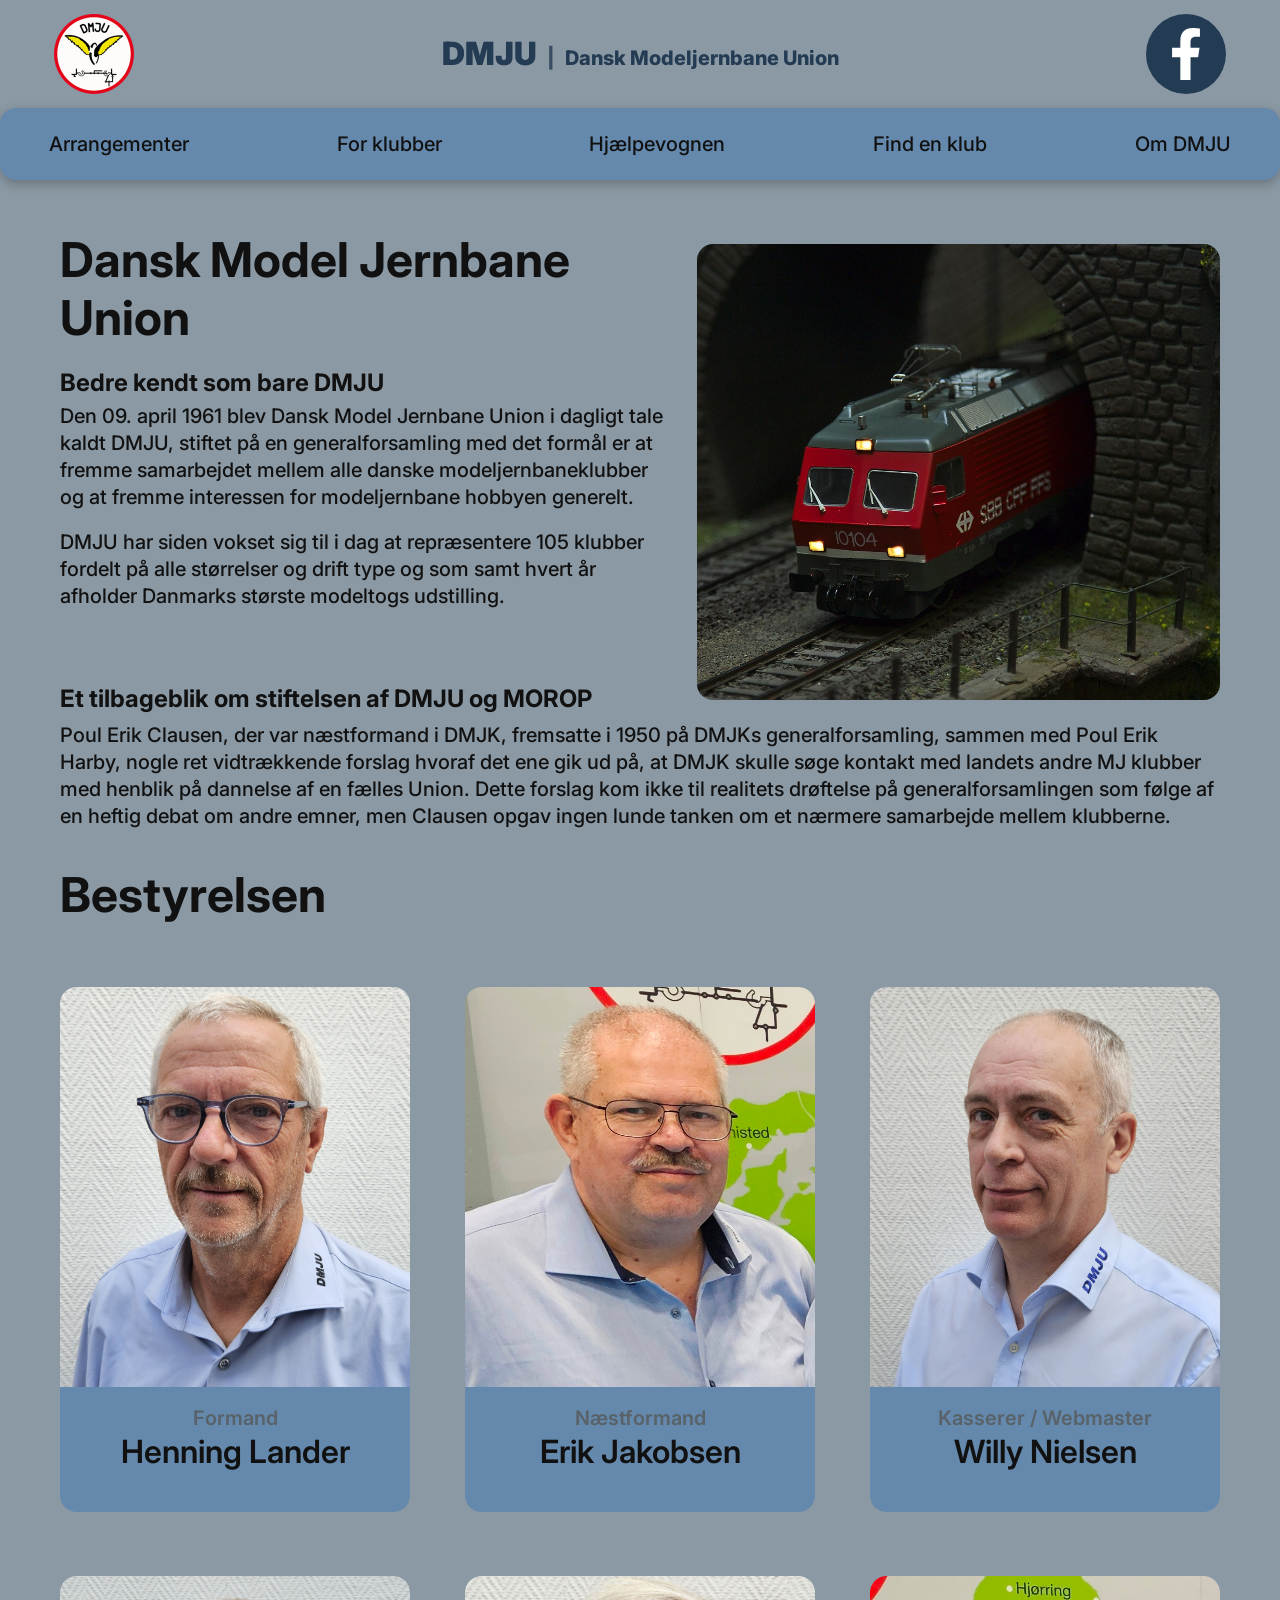
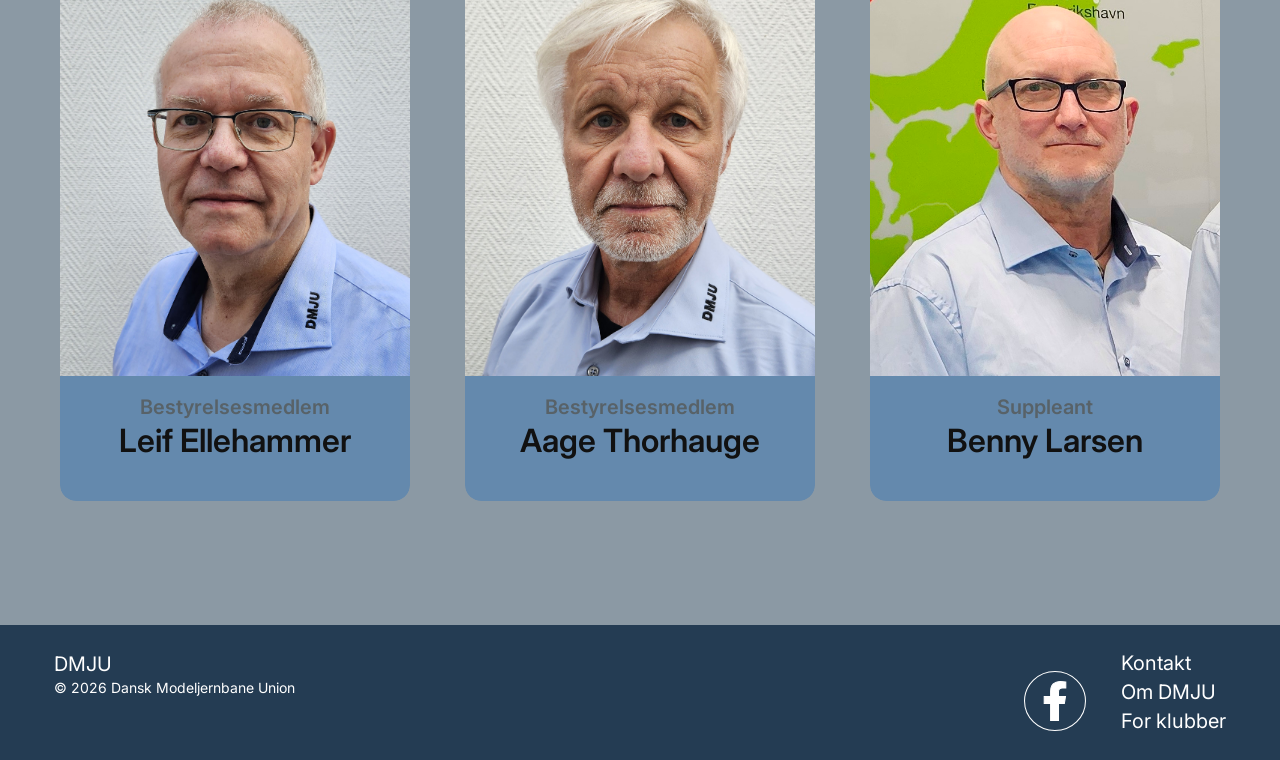
<file: om-dmju.html>
<!DOCTYPE html>
<html lang="da">
<head>
    <!-- Dokumentets metadata og fælles typografi fra DMJU-siderne -->
    <meta charset="UTF-8">
    <meta name="viewport" content="width=device-width, initial-scale=1.0">
    <meta name="description" content="Læs om Dansk Modeljernbane Union, foreningens historie og bestyrelse.">
    <title>Om DMJU – Dansk Modeljernbane Union</title>
    <link rel="stylesheet" href="https://cdn.jsdelivr.net/npm/bootstrap@5.3.8/dist/css/bootstrap.min.css">
    <link rel="stylesheet" href="https://cdn.jsdelivr.net/npm/bootstrap-icons@1.11.3/font/bootstrap-icons.min.css">
    <link rel="preconnect" href="https://fonts.googleapis.com">
    <link rel="preconnect" href="https://fonts.gstatic.com" crossorigin>
    <link href="https://fonts.googleapis.com/css2?family=Inter:wght@400;500;600;700;800&display=swap" rel="stylesheet">
    <link rel="stylesheet" href="css/om-dmju.css">
</head>
<body class="page-about">
<!-- Sidehoved: logo, foreningsnavn, Facebook og primær navigation -->
<header class="site-header">
    <div class="container-fluid site-header-inner">
        <div class="header-top d-flex align-items-center justify-content-between">
            <a class="brand-logo" href="index.html" aria-label="DMJU – gå til forsiden">
                <img src="img/dmju-logo.png" width="80" height="80" alt="DMJU-logo">
            </a>
            <p class="brand-title mb-0"><strong>DMJU</strong><span class="divider" aria-hidden="true">|</span>Dansk Modeljernbane Union</p>
            <a class="social-icon" href="https://www.facebook.com/" aria-label="Besøg DMJU på Facebook" target="_blank" rel="noopener noreferrer">
                <img src="img/facebook-mark-figma.svg" alt="" aria-hidden="true">
            </a>
        </div>
        <!-- Primær navigation med aktiv markering af den aktuelle side -->
        <nav class="main-nav" aria-label="Hovednavigation">
            <ul class="nav flex-wrap">
                <li class="nav-item"><a class="nav-link" href="modeltog-for-alle.html">Arrangementer</a></li>
                <li class="nav-item"><a class="nav-link" href="#bestyrelse">For klubber</a></li>
                <li class="nav-item"><a class="nav-link" href="#historie">Hjælpevognen</a></li>
                <li class="nav-item"><a class="nav-link" href="#bestyrelse">Find en klub</a></li>
                <li class="nav-item"><a class="nav-link active" href="om-dmju.html" aria-current="page">Om DMJU</a></li>
            </ul>
        </nav>
    </div>
</header>

<!-- Sidens primære indhold -->
<main>
    <!-- Sektion 1: Introduktion til Dansk Modeljernbane Union -->
    <section class="about-intro container-fluid" aria-labelledby="about-title">
        <div class="row align-items-start intro-row">
            <div class="col-lg-6 intro-copy">
                <h1 id="about-title">Dansk Model Jernbane Union</h1>
                <h2>Bedre kendt som bare DMJU</h2>
                <p>Den 09. april 1961 blev Dansk Model Jernbane Union i dagligt tale kaldt DMJU, stiftet på en generalforsamling med det formål er at fremme samarbejdet mellem alle danske modeljernbaneklubber og at fremme interessen for modeljernbane hobbyen generelt.</p>
                <p>DMJU har siden vokset sig til i dag at repræsentere 105 klubber fordelt på alle størrelser og drift type og som samt hvert år afholder Danmarks største modeltogs udstilling.</p>
            </div>
            <figure class="col-lg-6 intro-image mb-0">
                <img src="img/om-dmju-modeljernbane.png" alt="Modeljernbane med tog, landskab og små bygninger">
            </figure>
        </div>
    </section>

    <!-- Sektion 2: Historisk tilbageblik på unionens grundlæggelse -->
    <section class="history-section container-fluid" id="historie" aria-labelledby="history-title">
        <h2 id="history-title">Et tilbageblik om stiftelsen af DMJU og MOROP</h2>
        <p>Poul Erik Clausen, der var næstformand i DMJK, fremsatte i 1950 på DMJKs generalforsamling, sammen med Poul Erik Harby, nogle ret vidtrækkende forslag hvoraf det ene gik ud på, at DMJK skulle søge kontakt med landets andre MJ klubber med henblik på dannelse af en fælles Union. Dette forslag kom ikke til realitets drøftelse på generalforsamlingen som følge af en heftig debat om andre emner, men Clausen opgav ingen lunde tanken om et nærmere samarbejde mellem klubberne.</p>
    </section>

    <!-- Sektion 3: Bestyrelsen, vist som billedkort med navn og rolle -->
    <section class="board-section container-fluid" id="bestyrelse" aria-labelledby="board-title">
        <h2 id="board-title">Bestyrelsen</h2>
        <div class="row board-grid">
            <!-- Bestyrelseskort 1: Formand -->
            <article class="col-md-6 col-lg-4 board-column">
                <figure class="board-card mb-0">
                    <img src="img/om-dmju-formand.png" alt="Portræt af DMJUs formand Henning Lander">
                    <figcaption><span>Formand</span><strong>Henning Lander</strong></figcaption>
                </figure>
            </article>
            <!-- Bestyrelseskort 2: Næstformand -->
            <article class="col-md-6 col-lg-4 board-column">
                <figure class="board-card mb-0">
                    <img src="img/om-dmju-naestformand.png" alt="Portræt af DMJUs næstformand Erik Jakobsen">
                    <figcaption><span>Næstformand</span><strong>Erik Jakobsen</strong></figcaption>
                </figure>
            </article>
            <!-- Bestyrelseskort 3: Kasserer og webmaster -->
            <article class="col-md-6 col-lg-4 board-column">
                <figure class="board-card mb-0">
                    <img src="img/om-dmju-kasserer.png" alt="Portræt af DMJUs kasserer og webmaster Willy Nielsen">
                    <figcaption><span>Kasserer / Webmaster</span><strong>Willy Nielsen</strong></figcaption>
                </figure>
            </article>
            <!-- Bestyrelseskort 4: Bestyrelsesmedlem -->
            <article class="col-md-6 col-lg-4 board-column">
                <figure class="board-card mb-0">
                    <img src="img/om-dmju-medlem-leif.png" alt="Portræt af bestyrelsesmedlem Leif Ellehammer">
                    <figcaption><span>Bestyrelsesmedlem</span><strong>Leif Ellehammer</strong></figcaption>
                </figure>
            </article>
            <!-- Bestyrelseskort 5: Bestyrelsesmedlem -->
            <article class="col-md-6 col-lg-4 board-column">
                <figure class="board-card mb-0">
                    <img src="img/om-dmju-medlem-aage.png" alt="Portræt af bestyrelsesmedlem Aage Thorhauge">
                    <figcaption><span>Bestyrelsesmedlem</span><strong>Aage Thorhauge</strong></figcaption>
                </figure>
            </article>
            <!-- Bestyrelseskort 6: Suppleant -->
            <article class="col-md-6 col-lg-4 board-column">
                <figure class="board-card mb-0">
                    <img src="img/om-dmju-suppleant.png" alt="Portræt af suppleant Benny Larsen">
                    <figcaption><span>Suppleant</span><strong>Benny Larsen</strong></figcaption>
                </figure>
            </article>
        </div>
    </section>
</main>

<!-- Sidefod: ophavsret, kontakt og genveje til sidens indhold -->
<footer class="site-footer">
    <div class="container-fluid footer-inner d-flex align-items-center justify-content-between">
        <div class="footer-brand">
            <span>DMJU</span>
            <small>© 2026 Dansk Modeljernbane Union</small>
        </div>
        <!-- Saml sociale medier og sidefodens links i højre side -->
        <div class="footer-actions">
            <a class="footer-facebook" href="https://www.facebook.com/" aria-label="DMJU på Facebook" target="_blank" rel="noopener noreferrer">
                <img src="img/facebook-mark-footer-figma.svg" alt="" aria-hidden="true">
            </a>
            <nav class="footer-nav" aria-label="Sidefodsnavigation">
                <a href="mailto:info@dmju.dk">Kontakt</a>
                <a href="om-dmju.html" aria-current="page">Om DMJU</a>
                <a href="#bestyrelse">For klubber</a>
            </nav>
        </div>
    </div>
</footer>
</body>
</html>
</file>
<file: css/for-klubber.css>
@charset "UTF-8";
:root,
[data-bs-theme=light] {
  --bs-blue: #0d6efd;
  --bs-indigo: #6610f2;
  --bs-purple: #6f42c1;
  --bs-pink: #d63384;
  --bs-red: #dc3545;
  --bs-orange: #fd7e14;
  --bs-yellow: #ffc107;
  --bs-green: #198754;
  --bs-teal: #20c997;
  --bs-cyan: #0dcaf0;
  --bs-black: #000;
  --bs-white: #fff;
  --bs-gray: #6c757d;
  --bs-gray-dark: #343a40;
  --bs-gray-100: #f8f9fa;
  --bs-gray-200: #e9ecef;
  --bs-gray-300: #dee2e6;
  --bs-gray-400: #ced4da;
  --bs-gray-500: #adb5bd;
  --bs-gray-600: #6c757d;
  --bs-gray-700: #495057;
  --bs-gray-800: #343a40;
  --bs-gray-900: #212529;
  --bs-primary: #0d6efd;
  --bs-secondary: #6c757d;
  --bs-success: #198754;
  --bs-info: #0dcaf0;
  --bs-warning: #ffc107;
  --bs-danger: #dc3545;
  --bs-light: #f8f9fa;
  --bs-dark: #212529;
  --bs-primary-rgb: 13, 110, 253;
  --bs-secondary-rgb: 108, 117, 125;
  --bs-success-rgb: 25, 135, 84;
  --bs-info-rgb: 13, 202, 240;
  --bs-warning-rgb: 255, 193, 7;
  --bs-danger-rgb: 220, 53, 69;
  --bs-light-rgb: 248, 249, 250;
  --bs-dark-rgb: 33, 37, 41;
  --bs-primary-text-emphasis: #052c65;
  --bs-secondary-text-emphasis: #2b2f32;
  --bs-success-text-emphasis: #0a3622;
  --bs-info-text-emphasis: #055160;
  --bs-warning-text-emphasis: #664d03;
  --bs-danger-text-emphasis: #58151c;
  --bs-light-text-emphasis: #495057;
  --bs-dark-text-emphasis: #495057;
  --bs-primary-bg-subtle: #cfe2ff;
  --bs-secondary-bg-subtle: #e2e3e5;
  --bs-success-bg-subtle: #d1e7dd;
  --bs-info-bg-subtle: #cff4fc;
  --bs-warning-bg-subtle: #fff3cd;
  --bs-danger-bg-subtle: #f8d7da;
  --bs-light-bg-subtle: #fcfcfd;
  --bs-dark-bg-subtle: #ced4da;
  --bs-primary-border-subtle: #9ec5fe;
  --bs-secondary-border-subtle: #c4c8cb;
  --bs-success-border-subtle: #a3cfbb;
  --bs-info-border-subtle: #9eeaf9;
  --bs-warning-border-subtle: #ffe69c;
  --bs-danger-border-subtle: #f1aeb5;
  --bs-light-border-subtle: #e9ecef;
  --bs-dark-border-subtle: #adb5bd;
  --bs-white-rgb: 255, 255, 255;
  --bs-black-rgb: 0, 0, 0;
  --bs-font-sans-serif: system-ui, -apple-system, "Segoe UI", Roboto, "Helvetica Neue", "Noto Sans", "Liberation Sans", Arial, sans-serif, "Apple Color Emoji", "Segoe UI Emoji", "Segoe UI Symbol", "Noto Color Emoji";
  --bs-font-monospace: SFMono-Regular, Menlo, Monaco, Consolas, "Liberation Mono", "Courier New", monospace;
  --bs-gradient: linear-gradient(180deg, rgba(255, 255, 255, 0.15), rgba(255, 255, 255, 0));
  --bs-body-font-family: var(--bs-font-sans-serif);
  --bs-body-font-size: 1rem;
  --bs-body-font-weight: 400;
  --bs-body-line-height: 1.5;
  --bs-body-color: #212529;
  --bs-body-color-rgb: 33, 37, 41;
  --bs-body-bg: #fff;
  --bs-body-bg-rgb: 255, 255, 255;
  --bs-emphasis-color: #000;
  --bs-emphasis-color-rgb: 0, 0, 0;
  --bs-secondary-color: rgba(33, 37, 41, 0.75);
  --bs-secondary-color-rgb: 33, 37, 41;
  --bs-secondary-bg: #e9ecef;
  --bs-secondary-bg-rgb: 233, 236, 239;
  --bs-tertiary-color: rgba(33, 37, 41, 0.5);
  --bs-tertiary-color-rgb: 33, 37, 41;
  --bs-tertiary-bg: #f8f9fa;
  --bs-tertiary-bg-rgb: 248, 249, 250;
  --bs-heading-color: inherit;
  --bs-link-color: #0d6efd;
  --bs-link-color-rgb: 13, 110, 253;
  --bs-link-decoration: underline;
  --bs-link-hover-color: #0a58ca;
  --bs-link-hover-color-rgb: 10, 88, 202;
  --bs-code-color: #d63384;
  --bs-highlight-color: #212529;
  --bs-highlight-bg: #fff3cd;
  --bs-border-width: 1px;
  --bs-border-style: solid;
  --bs-border-color: #dee2e6;
  --bs-border-color-translucent: rgba(0, 0, 0, 0.175);
  --bs-border-radius: 0.375rem;
  --bs-border-radius-sm: 0.25rem;
  --bs-border-radius-lg: 0.5rem;
  --bs-border-radius-xl: 1rem;
  --bs-border-radius-xxl: 2rem;
  --bs-border-radius-2xl: var(--bs-border-radius-xxl);
  --bs-border-radius-pill: 50rem;
  --bs-box-shadow: 0 0.5rem 1rem rgba(0, 0, 0, 0.15);
  --bs-box-shadow-sm: 0 0.125rem 0.25rem rgba(0, 0, 0, 0.075);
  --bs-box-shadow-lg: 0 1rem 3rem rgba(0, 0, 0, 0.175);
  --bs-box-shadow-inset: inset 0 1px 2px rgba(0, 0, 0, 0.075);
  --bs-focus-ring-width: 0.25rem;
  --bs-focus-ring-opacity: 0.25;
  --bs-focus-ring-color: rgba(13, 110, 253, 0.25);
  --bs-form-valid-color: #198754;
  --bs-form-valid-border-color: #198754;
  --bs-form-invalid-color: #dc3545;
  --bs-form-invalid-border-color: #dc3545;
}

[data-bs-theme=dark] {
  color-scheme: dark;
  --bs-body-color: #dee2e6;
  --bs-body-color-rgb: 222, 226, 230;
  --bs-body-bg: #212529;
  --bs-body-bg-rgb: 33, 37, 41;
  --bs-emphasis-color: #fff;
  --bs-emphasis-color-rgb: 255, 255, 255;
  --bs-secondary-color: rgba(222, 226, 230, 0.75);
  --bs-secondary-color-rgb: 222, 226, 230;
  --bs-secondary-bg: #343a40;
  --bs-secondary-bg-rgb: 52, 58, 64;
  --bs-tertiary-color: rgba(222, 226, 230, 0.5);
  --bs-tertiary-color-rgb: 222, 226, 230;
  --bs-tertiary-bg: #2b3035;
  --bs-tertiary-bg-rgb: 43, 48, 53;
  --bs-primary-text-emphasis: #6ea8fe;
  --bs-secondary-text-emphasis: #a7acb1;
  --bs-success-text-emphasis: #75b798;
  --bs-info-text-emphasis: #6edff6;
  --bs-warning-text-emphasis: #ffda6a;
  --bs-danger-text-emphasis: #ea868f;
  --bs-light-text-emphasis: #f8f9fa;
  --bs-dark-text-emphasis: #dee2e6;
  --bs-primary-bg-subtle: #031633;
  --bs-secondary-bg-subtle: #161719;
  --bs-success-bg-subtle: #051b11;
  --bs-info-bg-subtle: #032830;
  --bs-warning-bg-subtle: #332701;
  --bs-danger-bg-subtle: #2c0b0e;
  --bs-light-bg-subtle: #343a40;
  --bs-dark-bg-subtle: #1a1d20;
  --bs-primary-border-subtle: #084298;
  --bs-secondary-border-subtle: #41464b;
  --bs-success-border-subtle: #0f5132;
  --bs-info-border-subtle: #087990;
  --bs-warning-border-subtle: #997404;
  --bs-danger-border-subtle: #842029;
  --bs-light-border-subtle: #495057;
  --bs-dark-border-subtle: #343a40;
  --bs-heading-color: inherit;
  --bs-link-color: #6ea8fe;
  --bs-link-hover-color: #8bb9fe;
  --bs-link-color-rgb: 110, 168, 254;
  --bs-link-hover-color-rgb: 139, 185, 254;
  --bs-code-color: #e685b5;
  --bs-highlight-color: #dee2e6;
  --bs-highlight-bg: #664d03;
  --bs-border-color: #495057;
  --bs-border-color-translucent: rgba(255, 255, 255, 0.15);
  --bs-form-valid-color: #75b798;
  --bs-form-valid-border-color: #75b798;
  --bs-form-invalid-color: #ea868f;
  --bs-form-invalid-border-color: #ea868f;
}

*,
*::before,
*::after {
  box-sizing: border-box;
}

@media (prefers-reduced-motion: no-preference) {
  :root {
    scroll-behavior: smooth;
  }
}

body {
  margin: 0;
  font-family: var(--bs-body-font-family);
  font-size: var(--bs-body-font-size);
  font-weight: var(--bs-body-font-weight);
  line-height: var(--bs-body-line-height);
  color: var(--bs-body-color);
  text-align: var(--bs-body-text-align);
  background-color: var(--bs-body-bg);
  -webkit-text-size-adjust: 100%;
  -webkit-tap-highlight-color: rgba(0, 0, 0, 0);
}

hr {
  margin: 1rem 0;
  color: inherit;
  border: 0;
  border-top: var(--bs-border-width) solid;
  opacity: 0.25;
}

h6, .h6, h5, .h5, h4, .h4, h3, .h3, h2, .h2, h1, .h1 {
  margin-top: 0;
  margin-bottom: 0.5rem;
  font-weight: 500;
  line-height: 1.2;
  color: var(--bs-heading-color);
}

h1, .h1 {
  font-size: calc(1.375rem + 1.5vw);
}
@media (min-width: 1200px) {
  h1, .h1 {
    font-size: 2.5rem;
  }
}

h2, .h2 {
  font-size: calc(1.325rem + 0.9vw);
}
@media (min-width: 1200px) {
  h2, .h2 {
    font-size: 2rem;
  }
}

h3, .h3 {
  font-size: calc(1.3rem + 0.6vw);
}
@media (min-width: 1200px) {
  h3, .h3 {
    font-size: 1.75rem;
  }
}

h4, .h4 {
  font-size: calc(1.275rem + 0.3vw);
}
@media (min-width: 1200px) {
  h4, .h4 {
    font-size: 1.5rem;
  }
}

h5, .h5 {
  font-size: 1.25rem;
}

h6, .h6 {
  font-size: 1rem;
}

p {
  margin-top: 0;
  margin-bottom: 1rem;
}

abbr[title] {
  text-decoration: underline dotted;
  cursor: help;
  text-decoration-skip-ink: none;
}

address {
  margin-bottom: 1rem;
  font-style: normal;
  line-height: inherit;
}

ol,
ul {
  padding-left: 2rem;
}

ol,
ul,
dl {
  margin-top: 0;
  margin-bottom: 1rem;
}

ol ol,
ul ul,
ol ul,
ul ol {
  margin-bottom: 0;
}

dt {
  font-weight: 700;
}

dd {
  margin-bottom: 0.5rem;
  margin-left: 0;
}

blockquote {
  margin: 0 0 1rem;
}

b,
strong {
  font-weight: bolder;
}

small, .small {
  font-size: 0.875em;
}

mark, .mark {
  padding: 0.1875em;
  color: var(--bs-highlight-color);
  background-color: var(--bs-highlight-bg);
}

sub,
sup {
  position: relative;
  font-size: 0.75em;
  line-height: 0;
  vertical-align: baseline;
}

sub {
  bottom: -0.25em;
}

sup {
  top: -0.5em;
}

a {
  color: rgba(var(--bs-link-color-rgb), var(--bs-link-opacity, 1));
  text-decoration: underline;
}
a:hover {
  --bs-link-color-rgb: var(--bs-link-hover-color-rgb);
}

a:not([href]):not([class]), a:not([href]):not([class]):hover {
  color: inherit;
  text-decoration: none;
}

pre,
code,
kbd,
samp {
  font-family: var(--bs-font-monospace);
  font-size: 1em;
}

pre {
  display: block;
  margin-top: 0;
  margin-bottom: 1rem;
  overflow: auto;
  font-size: 0.875em;
}
pre code {
  font-size: inherit;
  color: inherit;
  word-break: normal;
}

code {
  font-size: 0.875em;
  color: var(--bs-code-color);
  word-wrap: break-word;
}
a > code {
  color: inherit;
}

kbd {
  padding: 0.1875rem 0.375rem;
  font-size: 0.875em;
  color: var(--bs-body-bg);
  background-color: var(--bs-body-color);
  border-radius: 0.25rem;
}
kbd kbd {
  padding: 0;
  font-size: 1em;
}

figure {
  margin: 0 0 1rem;
}

img,
svg {
  vertical-align: middle;
}

table {
  caption-side: bottom;
  border-collapse: collapse;
}

caption {
  padding-top: 0.5rem;
  padding-bottom: 0.5rem;
  color: var(--bs-secondary-color);
  text-align: left;
}

th {
  text-align: inherit;
  text-align: -webkit-match-parent;
}

thead,
tbody,
tfoot,
tr,
td,
th {
  border-color: inherit;
  border-style: solid;
  border-width: 0;
}

label {
  display: inline-block;
}

button {
  border-radius: 0;
}

button:focus:not(:focus-visible) {
  outline: 0;
}

input,
button,
select,
optgroup,
textarea {
  margin: 0;
  font-family: inherit;
  font-size: inherit;
  line-height: inherit;
}

button,
select {
  text-transform: none;
}

[role=button] {
  cursor: pointer;
}

select {
  word-wrap: normal;
}
select:disabled {
  opacity: 1;
}

[list]:not([type=date]):not([type=datetime-local]):not([type=month]):not([type=week]):not([type=time])::-webkit-calendar-picker-indicator {
  display: none !important;
}

button,
[type=button],
[type=reset],
[type=submit] {
  -webkit-appearance: button;
}
button:not(:disabled),
[type=button]:not(:disabled),
[type=reset]:not(:disabled),
[type=submit]:not(:disabled) {
  cursor: pointer;
}

::-moz-focus-inner {
  padding: 0;
  border-style: none;
}

textarea {
  resize: vertical;
}

fieldset {
  min-width: 0;
  padding: 0;
  margin: 0;
  border: 0;
}

legend {
  float: left;
  width: 100%;
  padding: 0;
  margin-bottom: 0.5rem;
  line-height: inherit;
  font-size: calc(1.275rem + 0.3vw);
}
@media (min-width: 1200px) {
  legend {
    font-size: 1.5rem;
  }
}
legend + * {
  clear: left;
}

::-webkit-datetime-edit-fields-wrapper,
::-webkit-datetime-edit-text,
::-webkit-datetime-edit-minute,
::-webkit-datetime-edit-hour-field,
::-webkit-datetime-edit-day-field,
::-webkit-datetime-edit-month-field,
::-webkit-datetime-edit-year-field {
  padding: 0;
}

::-webkit-inner-spin-button {
  height: auto;
}

[type=search] {
  -webkit-appearance: textfield;
  outline-offset: -2px;
}
[type=search]::-webkit-search-cancel-button {
  cursor: pointer;
  filter: grayscale(1);
}

/* rtl:raw:
[type="tel"],
[type="url"],
[type="email"],
[type="number"] {
  direction: ltr;
}
*/
::-webkit-search-decoration {
  -webkit-appearance: none;
}

::-webkit-color-swatch-wrapper {
  padding: 0;
}

::file-selector-button {
  font: inherit;
  -webkit-appearance: button;
}

output {
  display: inline-block;
}

iframe {
  border: 0;
}

summary {
  display: list-item;
  cursor: pointer;
}

progress {
  vertical-align: baseline;
}

[hidden] {
  display: none !important;
}

.lead {
  font-size: 1.25rem;
  font-weight: 300;
}

.display-1 {
  font-weight: 300;
  line-height: 1.2;
  font-size: calc(1.625rem + 4.5vw);
}
@media (min-width: 1200px) {
  .display-1 {
    font-size: 5rem;
  }
}

.display-2 {
  font-weight: 300;
  line-height: 1.2;
  font-size: calc(1.575rem + 3.9vw);
}
@media (min-width: 1200px) {
  .display-2 {
    font-size: 4.5rem;
  }
}

.display-3 {
  font-weight: 300;
  line-height: 1.2;
  font-size: calc(1.525rem + 3.3vw);
}
@media (min-width: 1200px) {
  .display-3 {
    font-size: 4rem;
  }
}

.display-4 {
  font-weight: 300;
  line-height: 1.2;
  font-size: calc(1.475rem + 2.7vw);
}
@media (min-width: 1200px) {
  .display-4 {
    font-size: 3.5rem;
  }
}

.display-5 {
  font-weight: 300;
  line-height: 1.2;
  font-size: calc(1.425rem + 2.1vw);
}
@media (min-width: 1200px) {
  .display-5 {
    font-size: 3rem;
  }
}

.display-6 {
  font-weight: 300;
  line-height: 1.2;
  font-size: calc(1.375rem + 1.5vw);
}
@media (min-width: 1200px) {
  .display-6 {
    font-size: 2.5rem;
  }
}

.list-unstyled {
  padding-left: 0;
  list-style: none;
}

.list-inline {
  padding-left: 0;
  list-style: none;
}

.list-inline-item {
  display: inline-block;
}
.list-inline-item:not(:last-child) {
  margin-right: 0.5rem;
}

.initialism {
  font-size: 0.875em;
  text-transform: uppercase;
}

.blockquote {
  margin-bottom: 1rem;
  font-size: 1.25rem;
}
.blockquote > :last-child {
  margin-bottom: 0;
}

.blockquote-footer {
  margin-top: -1rem;
  margin-bottom: 1rem;
  font-size: 0.875em;
  color: #6c757d;
}
.blockquote-footer::before {
  content: "— ";
}

.container,
.container-fluid,
.container-xxl,
.container-xl,
.container-lg,
.container-md,
.container-sm {
  --bs-gutter-x: 1.5rem;
  --bs-gutter-y: 0;
  width: 100%;
  padding-right: calc(var(--bs-gutter-x) * 0.5);
  padding-left: calc(var(--bs-gutter-x) * 0.5);
  margin-right: auto;
  margin-left: auto;
}

@media (min-width: 576px) {
  .container-sm, .container {
    max-width: 540px;
  }
}
@media (min-width: 768px) {
  .container-md, .container-sm, .container {
    max-width: 720px;
  }
}
@media (min-width: 992px) {
  .container-lg, .container-md, .container-sm, .container {
    max-width: 960px;
  }
}
@media (min-width: 1200px) {
  .container-xl, .container-lg, .container-md, .container-sm, .container {
    max-width: 1140px;
  }
}
@media (min-width: 1400px) {
  .container-xxl, .container-xl, .container-lg, .container-md, .container-sm, .container {
    max-width: 1320px;
  }
}
:root {
  --bs-breakpoint-xs: 0;
  --bs-breakpoint-sm: 576px;
  --bs-breakpoint-md: 768px;
  --bs-breakpoint-lg: 992px;
  --bs-breakpoint-xl: 1200px;
  --bs-breakpoint-xxl: 1400px;
}

.row {
  --bs-gutter-x: 1.5rem;
  --bs-gutter-y: 0;
  display: flex;
  flex-wrap: wrap;
  margin-top: calc(-1 * var(--bs-gutter-y));
  margin-right: calc(-0.5 * var(--bs-gutter-x));
  margin-left: calc(-0.5 * var(--bs-gutter-x));
}
.row > * {
  flex-shrink: 0;
  width: 100%;
  max-width: 100%;
  padding-right: calc(var(--bs-gutter-x) * 0.5);
  padding-left: calc(var(--bs-gutter-x) * 0.5);
  margin-top: var(--bs-gutter-y);
}

.col {
  flex: 1 0 0;
}

.row-cols-auto > * {
  flex: 0 0 auto;
  width: auto;
}

.row-cols-1 > * {
  flex: 0 0 auto;
  width: 100%;
}

.row-cols-2 > * {
  flex: 0 0 auto;
  width: 50%;
}

.row-cols-3 > * {
  flex: 0 0 auto;
  width: 33.33333333%;
}

.row-cols-4 > * {
  flex: 0 0 auto;
  width: 25%;
}

.row-cols-5 > * {
  flex: 0 0 auto;
  width: 20%;
}

.row-cols-6 > * {
  flex: 0 0 auto;
  width: 16.66666667%;
}

.col-auto {
  flex: 0 0 auto;
  width: auto;
}

.col-1 {
  flex: 0 0 auto;
  width: 8.33333333%;
}

.col-2 {
  flex: 0 0 auto;
  width: 16.66666667%;
}

.col-3 {
  flex: 0 0 auto;
  width: 25%;
}

.col-4 {
  flex: 0 0 auto;
  width: 33.33333333%;
}

.col-5 {
  flex: 0 0 auto;
  width: 41.66666667%;
}

.col-6 {
  flex: 0 0 auto;
  width: 50%;
}

.col-7 {
  flex: 0 0 auto;
  width: 58.33333333%;
}

.col-8 {
  flex: 0 0 auto;
  width: 66.66666667%;
}

.col-9 {
  flex: 0 0 auto;
  width: 75%;
}

.col-10 {
  flex: 0 0 auto;
  width: 83.33333333%;
}

.col-11 {
  flex: 0 0 auto;
  width: 91.66666667%;
}

.col-12 {
  flex: 0 0 auto;
  width: 100%;
}

.offset-1 {
  margin-left: 8.33333333%;
}

.offset-2 {
  margin-left: 16.66666667%;
}

.offset-3 {
  margin-left: 25%;
}

.offset-4 {
  margin-left: 33.33333333%;
}

.offset-5 {
  margin-left: 41.66666667%;
}

.offset-6 {
  margin-left: 50%;
}

.offset-7 {
  margin-left: 58.33333333%;
}

.offset-8 {
  margin-left: 66.66666667%;
}

.offset-9 {
  margin-left: 75%;
}

.offset-10 {
  margin-left: 83.33333333%;
}

.offset-11 {
  margin-left: 91.66666667%;
}

.g-0,
.gx-0 {
  --bs-gutter-x: 0;
}

.g-0,
.gy-0 {
  --bs-gutter-y: 0;
}

.g-1,
.gx-1 {
  --bs-gutter-x: 0.25rem;
}

.g-1,
.gy-1 {
  --bs-gutter-y: 0.25rem;
}

.g-2,
.gx-2 {
  --bs-gutter-x: 0.5rem;
}

.g-2,
.gy-2 {
  --bs-gutter-y: 0.5rem;
}

.g-3,
.gx-3 {
  --bs-gutter-x: 1rem;
}

.g-3,
.gy-3 {
  --bs-gutter-y: 1rem;
}

.g-4,
.gx-4 {
  --bs-gutter-x: 1.5rem;
}

.g-4,
.gy-4 {
  --bs-gutter-y: 1.5rem;
}

.g-5,
.gx-5 {
  --bs-gutter-x: 3rem;
}

.g-5,
.gy-5 {
  --bs-gutter-y: 3rem;
}

@media (min-width: 576px) {
  .col-sm {
    flex: 1 0 0;
  }
  .row-cols-sm-auto > * {
    flex: 0 0 auto;
    width: auto;
  }
  .row-cols-sm-1 > * {
    flex: 0 0 auto;
    width: 100%;
  }
  .row-cols-sm-2 > * {
    flex: 0 0 auto;
    width: 50%;
  }
  .row-cols-sm-3 > * {
    flex: 0 0 auto;
    width: 33.33333333%;
  }
  .row-cols-sm-4 > * {
    flex: 0 0 auto;
    width: 25%;
  }
  .row-cols-sm-5 > * {
    flex: 0 0 auto;
    width: 20%;
  }
  .row-cols-sm-6 > * {
    flex: 0 0 auto;
    width: 16.66666667%;
  }
  .col-sm-auto {
    flex: 0 0 auto;
    width: auto;
  }
  .col-sm-1 {
    flex: 0 0 auto;
    width: 8.33333333%;
  }
  .col-sm-2 {
    flex: 0 0 auto;
    width: 16.66666667%;
  }
  .col-sm-3 {
    flex: 0 0 auto;
    width: 25%;
  }
  .col-sm-4 {
    flex: 0 0 auto;
    width: 33.33333333%;
  }
  .col-sm-5 {
    flex: 0 0 auto;
    width: 41.66666667%;
  }
  .col-sm-6 {
    flex: 0 0 auto;
    width: 50%;
  }
  .col-sm-7 {
    flex: 0 0 auto;
    width: 58.33333333%;
  }
  .col-sm-8 {
    flex: 0 0 auto;
    width: 66.66666667%;
  }
  .col-sm-9 {
    flex: 0 0 auto;
    width: 75%;
  }
  .col-sm-10 {
    flex: 0 0 auto;
    width: 83.33333333%;
  }
  .col-sm-11 {
    flex: 0 0 auto;
    width: 91.66666667%;
  }
  .col-sm-12 {
    flex: 0 0 auto;
    width: 100%;
  }
  .offset-sm-0 {
    margin-left: 0;
  }
  .offset-sm-1 {
    margin-left: 8.33333333%;
  }
  .offset-sm-2 {
    margin-left: 16.66666667%;
  }
  .offset-sm-3 {
    margin-left: 25%;
  }
  .offset-sm-4 {
    margin-left: 33.33333333%;
  }
  .offset-sm-5 {
    margin-left: 41.66666667%;
  }
  .offset-sm-6 {
    margin-left: 50%;
  }
  .offset-sm-7 {
    margin-left: 58.33333333%;
  }
  .offset-sm-8 {
    margin-left: 66.66666667%;
  }
  .offset-sm-9 {
    margin-left: 75%;
  }
  .offset-sm-10 {
    margin-left: 83.33333333%;
  }
  .offset-sm-11 {
    margin-left: 91.66666667%;
  }
  .g-sm-0,
  .gx-sm-0 {
    --bs-gutter-x: 0;
  }
  .g-sm-0,
  .gy-sm-0 {
    --bs-gutter-y: 0;
  }
  .g-sm-1,
  .gx-sm-1 {
    --bs-gutter-x: 0.25rem;
  }
  .g-sm-1,
  .gy-sm-1 {
    --bs-gutter-y: 0.25rem;
  }
  .g-sm-2,
  .gx-sm-2 {
    --bs-gutter-x: 0.5rem;
  }
  .g-sm-2,
  .gy-sm-2 {
    --bs-gutter-y: 0.5rem;
  }
  .g-sm-3,
  .gx-sm-3 {
    --bs-gutter-x: 1rem;
  }
  .g-sm-3,
  .gy-sm-3 {
    --bs-gutter-y: 1rem;
  }
  .g-sm-4,
  .gx-sm-4 {
    --bs-gutter-x: 1.5rem;
  }
  .g-sm-4,
  .gy-sm-4 {
    --bs-gutter-y: 1.5rem;
  }
  .g-sm-5,
  .gx-sm-5 {
    --bs-gutter-x: 3rem;
  }
  .g-sm-5,
  .gy-sm-5 {
    --bs-gutter-y: 3rem;
  }
}
@media (min-width: 768px) {
  .col-md {
    flex: 1 0 0;
  }
  .row-cols-md-auto > * {
    flex: 0 0 auto;
    width: auto;
  }
  .row-cols-md-1 > * {
    flex: 0 0 auto;
    width: 100%;
  }
  .row-cols-md-2 > * {
    flex: 0 0 auto;
    width: 50%;
  }
  .row-cols-md-3 > * {
    flex: 0 0 auto;
    width: 33.33333333%;
  }
  .row-cols-md-4 > * {
    flex: 0 0 auto;
    width: 25%;
  }
  .row-cols-md-5 > * {
    flex: 0 0 auto;
    width: 20%;
  }
  .row-cols-md-6 > * {
    flex: 0 0 auto;
    width: 16.66666667%;
  }
  .col-md-auto {
    flex: 0 0 auto;
    width: auto;
  }
  .col-md-1 {
    flex: 0 0 auto;
    width: 8.33333333%;
  }
  .col-md-2 {
    flex: 0 0 auto;
    width: 16.66666667%;
  }
  .col-md-3 {
    flex: 0 0 auto;
    width: 25%;
  }
  .col-md-4 {
    flex: 0 0 auto;
    width: 33.33333333%;
  }
  .col-md-5 {
    flex: 0 0 auto;
    width: 41.66666667%;
  }
  .col-md-6 {
    flex: 0 0 auto;
    width: 50%;
  }
  .col-md-7 {
    flex: 0 0 auto;
    width: 58.33333333%;
  }
  .col-md-8 {
    flex: 0 0 auto;
    width: 66.66666667%;
  }
  .col-md-9 {
    flex: 0 0 auto;
    width: 75%;
  }
  .col-md-10 {
    flex: 0 0 auto;
    width: 83.33333333%;
  }
  .col-md-11 {
    flex: 0 0 auto;
    width: 91.66666667%;
  }
  .col-md-12 {
    flex: 0 0 auto;
    width: 100%;
  }
  .offset-md-0 {
    margin-left: 0;
  }
  .offset-md-1 {
    margin-left: 8.33333333%;
  }
  .offset-md-2 {
    margin-left: 16.66666667%;
  }
  .offset-md-3 {
    margin-left: 25%;
  }
  .offset-md-4 {
    margin-left: 33.33333333%;
  }
  .offset-md-5 {
    margin-left: 41.66666667%;
  }
  .offset-md-6 {
    margin-left: 50%;
  }
  .offset-md-7 {
    margin-left: 58.33333333%;
  }
  .offset-md-8 {
    margin-left: 66.66666667%;
  }
  .offset-md-9 {
    margin-left: 75%;
  }
  .offset-md-10 {
    margin-left: 83.33333333%;
  }
  .offset-md-11 {
    margin-left: 91.66666667%;
  }
  .g-md-0,
  .gx-md-0 {
    --bs-gutter-x: 0;
  }
  .g-md-0,
  .gy-md-0 {
    --bs-gutter-y: 0;
  }
  .g-md-1,
  .gx-md-1 {
    --bs-gutter-x: 0.25rem;
  }
  .g-md-1,
  .gy-md-1 {
    --bs-gutter-y: 0.25rem;
  }
  .g-md-2,
  .gx-md-2 {
    --bs-gutter-x: 0.5rem;
  }
  .g-md-2,
  .gy-md-2 {
    --bs-gutter-y: 0.5rem;
  }
  .g-md-3,
  .gx-md-3 {
    --bs-gutter-x: 1rem;
  }
  .g-md-3,
  .gy-md-3 {
    --bs-gutter-y: 1rem;
  }
  .g-md-4,
  .gx-md-4 {
    --bs-gutter-x: 1.5rem;
  }
  .g-md-4,
  .gy-md-4 {
    --bs-gutter-y: 1.5rem;
  }
  .g-md-5,
  .gx-md-5 {
    --bs-gutter-x: 3rem;
  }
  .g-md-5,
  .gy-md-5 {
    --bs-gutter-y: 3rem;
  }
}
@media (min-width: 992px) {
  .col-lg {
    flex: 1 0 0;
  }
  .row-cols-lg-auto > * {
    flex: 0 0 auto;
    width: auto;
  }
  .row-cols-lg-1 > * {
    flex: 0 0 auto;
    width: 100%;
  }
  .row-cols-lg-2 > * {
    flex: 0 0 auto;
    width: 50%;
  }
  .row-cols-lg-3 > * {
    flex: 0 0 auto;
    width: 33.33333333%;
  }
  .row-cols-lg-4 > * {
    flex: 0 0 auto;
    width: 25%;
  }
  .row-cols-lg-5 > * {
    flex: 0 0 auto;
    width: 20%;
  }
  .row-cols-lg-6 > * {
    flex: 0 0 auto;
    width: 16.66666667%;
  }
  .col-lg-auto {
    flex: 0 0 auto;
    width: auto;
  }
  .col-lg-1 {
    flex: 0 0 auto;
    width: 8.33333333%;
  }
  .col-lg-2 {
    flex: 0 0 auto;
    width: 16.66666667%;
  }
  .col-lg-3 {
    flex: 0 0 auto;
    width: 25%;
  }
  .col-lg-4 {
    flex: 0 0 auto;
    width: 33.33333333%;
  }
  .col-lg-5 {
    flex: 0 0 auto;
    width: 41.66666667%;
  }
  .col-lg-6 {
    flex: 0 0 auto;
    width: 50%;
  }
  .col-lg-7 {
    flex: 0 0 auto;
    width: 58.33333333%;
  }
  .col-lg-8 {
    flex: 0 0 auto;
    width: 66.66666667%;
  }
  .col-lg-9 {
    flex: 0 0 auto;
    width: 75%;
  }
  .col-lg-10 {
    flex: 0 0 auto;
    width: 83.33333333%;
  }
  .col-lg-11 {
    flex: 0 0 auto;
    width: 91.66666667%;
  }
  .col-lg-12 {
    flex: 0 0 auto;
    width: 100%;
  }
  .offset-lg-0 {
    margin-left: 0;
  }
  .offset-lg-1 {
    margin-left: 8.33333333%;
  }
  .offset-lg-2 {
    margin-left: 16.66666667%;
  }
  .offset-lg-3 {
    margin-left: 25%;
  }
  .offset-lg-4 {
    margin-left: 33.33333333%;
  }
  .offset-lg-5 {
    margin-left: 41.66666667%;
  }
  .offset-lg-6 {
    margin-left: 50%;
  }
  .offset-lg-7 {
    margin-left: 58.33333333%;
  }
  .offset-lg-8 {
    margin-left: 66.66666667%;
  }
  .offset-lg-9 {
    margin-left: 75%;
  }
  .offset-lg-10 {
    margin-left: 83.33333333%;
  }
  .offset-lg-11 {
    margin-left: 91.66666667%;
  }
  .g-lg-0,
  .gx-lg-0 {
    --bs-gutter-x: 0;
  }
  .g-lg-0,
  .gy-lg-0 {
    --bs-gutter-y: 0;
  }
  .g-lg-1,
  .gx-lg-1 {
    --bs-gutter-x: 0.25rem;
  }
  .g-lg-1,
  .gy-lg-1 {
    --bs-gutter-y: 0.25rem;
  }
  .g-lg-2,
  .gx-lg-2 {
    --bs-gutter-x: 0.5rem;
  }
  .g-lg-2,
  .gy-lg-2 {
    --bs-gutter-y: 0.5rem;
  }
  .g-lg-3,
  .gx-lg-3 {
    --bs-gutter-x: 1rem;
  }
  .g-lg-3,
  .gy-lg-3 {
    --bs-gutter-y: 1rem;
  }
  .g-lg-4,
  .gx-lg-4 {
    --bs-gutter-x: 1.5rem;
  }
  .g-lg-4,
  .gy-lg-4 {
    --bs-gutter-y: 1.5rem;
  }
  .g-lg-5,
  .gx-lg-5 {
    --bs-gutter-x: 3rem;
  }
  .g-lg-5,
  .gy-lg-5 {
    --bs-gutter-y: 3rem;
  }
}
@media (min-width: 1200px) {
  .col-xl {
    flex: 1 0 0;
  }
  .row-cols-xl-auto > * {
    flex: 0 0 auto;
    width: auto;
  }
  .row-cols-xl-1 > * {
    flex: 0 0 auto;
    width: 100%;
  }
  .row-cols-xl-2 > * {
    flex: 0 0 auto;
    width: 50%;
  }
  .row-cols-xl-3 > * {
    flex: 0 0 auto;
    width: 33.33333333%;
  }
  .row-cols-xl-4 > * {
    flex: 0 0 auto;
    width: 25%;
  }
  .row-cols-xl-5 > * {
    flex: 0 0 auto;
    width: 20%;
  }
  .row-cols-xl-6 > * {
    flex: 0 0 auto;
    width: 16.66666667%;
  }
  .col-xl-auto {
    flex: 0 0 auto;
    width: auto;
  }
  .col-xl-1 {
    flex: 0 0 auto;
    width: 8.33333333%;
  }
  .col-xl-2 {
    flex: 0 0 auto;
    width: 16.66666667%;
  }
  .col-xl-3 {
    flex: 0 0 auto;
    width: 25%;
  }
  .col-xl-4 {
    flex: 0 0 auto;
    width: 33.33333333%;
  }
  .col-xl-5 {
    flex: 0 0 auto;
    width: 41.66666667%;
  }
  .col-xl-6 {
    flex: 0 0 auto;
    width: 50%;
  }
  .col-xl-7 {
    flex: 0 0 auto;
    width: 58.33333333%;
  }
  .col-xl-8 {
    flex: 0 0 auto;
    width: 66.66666667%;
  }
  .col-xl-9 {
    flex: 0 0 auto;
    width: 75%;
  }
  .col-xl-10 {
    flex: 0 0 auto;
    width: 83.33333333%;
  }
  .col-xl-11 {
    flex: 0 0 auto;
    width: 91.66666667%;
  }
  .col-xl-12 {
    flex: 0 0 auto;
    width: 100%;
  }
  .offset-xl-0 {
    margin-left: 0;
  }
  .offset-xl-1 {
    margin-left: 8.33333333%;
  }
  .offset-xl-2 {
    margin-left: 16.66666667%;
  }
  .offset-xl-3 {
    margin-left: 25%;
  }
  .offset-xl-4 {
    margin-left: 33.33333333%;
  }
  .offset-xl-5 {
    margin-left: 41.66666667%;
  }
  .offset-xl-6 {
    margin-left: 50%;
  }
  .offset-xl-7 {
    margin-left: 58.33333333%;
  }
  .offset-xl-8 {
    margin-left: 66.66666667%;
  }
  .offset-xl-9 {
    margin-left: 75%;
  }
  .offset-xl-10 {
    margin-left: 83.33333333%;
  }
  .offset-xl-11 {
    margin-left: 91.66666667%;
  }
  .g-xl-0,
  .gx-xl-0 {
    --bs-gutter-x: 0;
  }
  .g-xl-0,
  .gy-xl-0 {
    --bs-gutter-y: 0;
  }
  .g-xl-1,
  .gx-xl-1 {
    --bs-gutter-x: 0.25rem;
  }
  .g-xl-1,
  .gy-xl-1 {
    --bs-gutter-y: 0.25rem;
  }
  .g-xl-2,
  .gx-xl-2 {
    --bs-gutter-x: 0.5rem;
  }
  .g-xl-2,
  .gy-xl-2 {
    --bs-gutter-y: 0.5rem;
  }
  .g-xl-3,
  .gx-xl-3 {
    --bs-gutter-x: 1rem;
  }
  .g-xl-3,
  .gy-xl-3 {
    --bs-gutter-y: 1rem;
  }
  .g-xl-4,
  .gx-xl-4 {
    --bs-gutter-x: 1.5rem;
  }
  .g-xl-4,
  .gy-xl-4 {
    --bs-gutter-y: 1.5rem;
  }
  .g-xl-5,
  .gx-xl-5 {
    --bs-gutter-x: 3rem;
  }
  .g-xl-5,
  .gy-xl-5 {
    --bs-gutter-y: 3rem;
  }
}
@media (min-width: 1400px) {
  .col-xxl {
    flex: 1 0 0;
  }
  .row-cols-xxl-auto > * {
    flex: 0 0 auto;
    width: auto;
  }
  .row-cols-xxl-1 > * {
    flex: 0 0 auto;
    width: 100%;
  }
  .row-cols-xxl-2 > * {
    flex: 0 0 auto;
    width: 50%;
  }
  .row-cols-xxl-3 > * {
    flex: 0 0 auto;
    width: 33.33333333%;
  }
  .row-cols-xxl-4 > * {
    flex: 0 0 auto;
    width: 25%;
  }
  .row-cols-xxl-5 > * {
    flex: 0 0 auto;
    width: 20%;
  }
  .row-cols-xxl-6 > * {
    flex: 0 0 auto;
    width: 16.66666667%;
  }
  .col-xxl-auto {
    flex: 0 0 auto;
    width: auto;
  }
  .col-xxl-1 {
    flex: 0 0 auto;
    width: 8.33333333%;
  }
  .col-xxl-2 {
    flex: 0 0 auto;
    width: 16.66666667%;
  }
  .col-xxl-3 {
    flex: 0 0 auto;
    width: 25%;
  }
  .col-xxl-4 {
    flex: 0 0 auto;
    width: 33.33333333%;
  }
  .col-xxl-5 {
    flex: 0 0 auto;
    width: 41.66666667%;
  }
  .col-xxl-6 {
    flex: 0 0 auto;
    width: 50%;
  }
  .col-xxl-7 {
    flex: 0 0 auto;
    width: 58.33333333%;
  }
  .col-xxl-8 {
    flex: 0 0 auto;
    width: 66.66666667%;
  }
  .col-xxl-9 {
    flex: 0 0 auto;
    width: 75%;
  }
  .col-xxl-10 {
    flex: 0 0 auto;
    width: 83.33333333%;
  }
  .col-xxl-11 {
    flex: 0 0 auto;
    width: 91.66666667%;
  }
  .col-xxl-12 {
    flex: 0 0 auto;
    width: 100%;
  }
  .offset-xxl-0 {
    margin-left: 0;
  }
  .offset-xxl-1 {
    margin-left: 8.33333333%;
  }
  .offset-xxl-2 {
    margin-left: 16.66666667%;
  }
  .offset-xxl-3 {
    margin-left: 25%;
  }
  .offset-xxl-4 {
    margin-left: 33.33333333%;
  }
  .offset-xxl-5 {
    margin-left: 41.66666667%;
  }
  .offset-xxl-6 {
    margin-left: 50%;
  }
  .offset-xxl-7 {
    margin-left: 58.33333333%;
  }
  .offset-xxl-8 {
    margin-left: 66.66666667%;
  }
  .offset-xxl-9 {
    margin-left: 75%;
  }
  .offset-xxl-10 {
    margin-left: 83.33333333%;
  }
  .offset-xxl-11 {
    margin-left: 91.66666667%;
  }
  .g-xxl-0,
  .gx-xxl-0 {
    --bs-gutter-x: 0;
  }
  .g-xxl-0,
  .gy-xxl-0 {
    --bs-gutter-y: 0;
  }
  .g-xxl-1,
  .gx-xxl-1 {
    --bs-gutter-x: 0.25rem;
  }
  .g-xxl-1,
  .gy-xxl-1 {
    --bs-gutter-y: 0.25rem;
  }
  .g-xxl-2,
  .gx-xxl-2 {
    --bs-gutter-x: 0.5rem;
  }
  .g-xxl-2,
  .gy-xxl-2 {
    --bs-gutter-y: 0.5rem;
  }
  .g-xxl-3,
  .gx-xxl-3 {
    --bs-gutter-x: 1rem;
  }
  .g-xxl-3,
  .gy-xxl-3 {
    --bs-gutter-y: 1rem;
  }
  .g-xxl-4,
  .gx-xxl-4 {
    --bs-gutter-x: 1.5rem;
  }
  .g-xxl-4,
  .gy-xxl-4 {
    --bs-gutter-y: 1.5rem;
  }
  .g-xxl-5,
  .gx-xxl-5 {
    --bs-gutter-x: 3rem;
  }
  .g-xxl-5,
  .gy-xxl-5 {
    --bs-gutter-y: 3rem;
  }
}
.nav {
  --bs-nav-link-padding-x: 1rem;
  --bs-nav-link-padding-y: 0.5rem;
  --bs-nav-link-font-weight: ;
  --bs-nav-link-color: var(--bs-link-color);
  --bs-nav-link-hover-color: var(--bs-link-hover-color);
  --bs-nav-link-disabled-color: var(--bs-secondary-color);
  display: flex;
  flex-wrap: wrap;
  padding-left: 0;
  margin-bottom: 0;
  list-style: none;
}

.nav-link {
  display: block;
  padding: var(--bs-nav-link-padding-y) var(--bs-nav-link-padding-x);
  font-size: var(--bs-nav-link-font-size);
  font-weight: var(--bs-nav-link-font-weight);
  color: var(--bs-nav-link-color);
  text-decoration: none;
  background: none;
  border: 0;
  transition: color 0.15s ease-in-out, background-color 0.15s ease-in-out, border-color 0.15s ease-in-out;
}
@media (prefers-reduced-motion: reduce) {
  .nav-link {
    transition: none;
  }
}
.nav-link:hover, .nav-link:focus {
  color: var(--bs-nav-link-hover-color);
}
.nav-link:focus-visible {
  outline: 0;
  box-shadow: 0 0 0 0.25rem rgba(13, 110, 253, 0.25);
}
.nav-link.disabled, .nav-link:disabled {
  color: var(--bs-nav-link-disabled-color);
  pointer-events: none;
  cursor: default;
}

.nav-tabs {
  --bs-nav-tabs-border-width: var(--bs-border-width);
  --bs-nav-tabs-border-color: var(--bs-border-color);
  --bs-nav-tabs-border-radius: var(--bs-border-radius);
  --bs-nav-tabs-link-hover-border-color: var(--bs-secondary-bg) var(--bs-secondary-bg) var(--bs-border-color);
  --bs-nav-tabs-link-active-color: var(--bs-emphasis-color);
  --bs-nav-tabs-link-active-bg: var(--bs-body-bg);
  --bs-nav-tabs-link-active-border-color: var(--bs-border-color) var(--bs-border-color) var(--bs-body-bg);
  border-bottom: var(--bs-nav-tabs-border-width) solid var(--bs-nav-tabs-border-color);
}
.nav-tabs .nav-link {
  margin-bottom: calc(-1 * var(--bs-nav-tabs-border-width));
  border: var(--bs-nav-tabs-border-width) solid transparent;
  border-top-left-radius: var(--bs-nav-tabs-border-radius);
  border-top-right-radius: var(--bs-nav-tabs-border-radius);
}
.nav-tabs .nav-link:hover, .nav-tabs .nav-link:focus {
  isolation: isolate;
  border-color: var(--bs-nav-tabs-link-hover-border-color);
}
.nav-tabs .nav-link.active,
.nav-tabs .nav-item.show .nav-link {
  color: var(--bs-nav-tabs-link-active-color);
  background-color: var(--bs-nav-tabs-link-active-bg);
  border-color: var(--bs-nav-tabs-link-active-border-color);
}
.nav-tabs .dropdown-menu {
  margin-top: calc(-1 * var(--bs-nav-tabs-border-width));
  border-top-left-radius: 0;
  border-top-right-radius: 0;
}

.nav-pills {
  --bs-nav-pills-border-radius: var(--bs-border-radius);
  --bs-nav-pills-link-active-color: #fff;
  --bs-nav-pills-link-active-bg: #0d6efd;
}
.nav-pills .nav-link {
  border-radius: var(--bs-nav-pills-border-radius);
}
.nav-pills .nav-link.active,
.nav-pills .show > .nav-link {
  color: var(--bs-nav-pills-link-active-color);
  background-color: var(--bs-nav-pills-link-active-bg);
}

.nav-underline {
  --bs-nav-underline-gap: 1rem;
  --bs-nav-underline-border-width: 0.125rem;
  --bs-nav-underline-link-active-color: var(--bs-emphasis-color);
  gap: var(--bs-nav-underline-gap);
}
.nav-underline .nav-link {
  padding-right: 0;
  padding-left: 0;
  border-bottom: var(--bs-nav-underline-border-width) solid transparent;
}
.nav-underline .nav-link:hover, .nav-underline .nav-link:focus {
  border-bottom-color: currentcolor;
}
.nav-underline .nav-link.active,
.nav-underline .show > .nav-link {
  font-weight: 700;
  color: var(--bs-nav-underline-link-active-color);
  border-bottom-color: currentcolor;
}

.nav-fill > .nav-link,
.nav-fill .nav-item {
  flex: 1 1 auto;
  text-align: center;
}

.nav-justified > .nav-link,
.nav-justified .nav-item {
  flex-grow: 1;
  flex-basis: 0;
  text-align: center;
}

.nav-fill .nav-item .nav-link,
.nav-justified .nav-item .nav-link {
  width: 100%;
}

.tab-content > .tab-pane {
  display: none;
}
.tab-content > .active {
  display: block;
}

.form-label {
  margin-bottom: 0.5rem;
}

.col-form-label {
  padding-top: calc(0.375rem + var(--bs-border-width));
  padding-bottom: calc(0.375rem + var(--bs-border-width));
  margin-bottom: 0;
  font-size: inherit;
  line-height: 1.5;
}

.col-form-label-lg {
  padding-top: calc(0.5rem + var(--bs-border-width));
  padding-bottom: calc(0.5rem + var(--bs-border-width));
  font-size: 1.25rem;
}

.col-form-label-sm {
  padding-top: calc(0.25rem + var(--bs-border-width));
  padding-bottom: calc(0.25rem + var(--bs-border-width));
  font-size: 0.875rem;
}

.form-text {
  margin-top: 0.25rem;
  font-size: 0.875em;
  color: var(--bs-secondary-color);
}

.form-control {
  display: block;
  width: 100%;
  padding: 0.375rem 0.75rem;
  font-size: 1rem;
  font-weight: 400;
  line-height: 1.5;
  color: var(--bs-body-color);
  appearance: none;
  background-color: var(--bs-body-bg);
  background-clip: padding-box;
  border: var(--bs-border-width) solid var(--bs-border-color);
  border-radius: var(--bs-border-radius);
  transition: border-color 0.15s ease-in-out, box-shadow 0.15s ease-in-out;
}
@media (prefers-reduced-motion: reduce) {
  .form-control {
    transition: none;
  }
}
.form-control[type=file] {
  overflow: hidden;
}
.form-control[type=file]:not(:disabled):not([readonly]) {
  cursor: pointer;
}
.form-control:focus {
  color: var(--bs-body-color);
  background-color: var(--bs-body-bg);
  border-color: #86b7fe;
  outline: 0;
  box-shadow: 0 0 0 0.25rem rgba(13, 110, 253, 0.25);
}
.form-control::-webkit-date-and-time-value {
  min-width: 85px;
  height: 1.5em;
  margin: 0;
}
.form-control::-webkit-datetime-edit {
  display: block;
  padding: 0;
}
.form-control::placeholder {
  color: var(--bs-secondary-color);
  opacity: 1;
}
.form-control:disabled {
  background-color: var(--bs-secondary-bg);
  opacity: 1;
}
.form-control::file-selector-button {
  padding: 0.375rem 0.75rem;
  margin: -0.375rem -0.75rem;
  margin-inline-end: 0.75rem;
  color: var(--bs-body-color);
  background-color: var(--bs-tertiary-bg);
  pointer-events: none;
  border-color: inherit;
  border-style: solid;
  border-width: 0;
  border-inline-end-width: var(--bs-border-width);
  border-radius: 0;
  transition: color 0.15s ease-in-out, background-color 0.15s ease-in-out, border-color 0.15s ease-in-out, box-shadow 0.15s ease-in-out;
}
@media (prefers-reduced-motion: reduce) {
  .form-control::file-selector-button {
    transition: none;
  }
}
.form-control:hover:not(:disabled):not([readonly])::file-selector-button {
  background-color: var(--bs-secondary-bg);
}

.form-control-plaintext {
  display: block;
  width: 100%;
  padding: 0.375rem 0;
  margin-bottom: 0;
  line-height: 1.5;
  color: var(--bs-body-color);
  background-color: transparent;
  border: solid transparent;
  border-width: var(--bs-border-width) 0;
}
.form-control-plaintext:focus {
  outline: 0;
}
.form-control-plaintext.form-control-sm, .form-control-plaintext.form-control-lg {
  padding-right: 0;
  padding-left: 0;
}

.form-control-sm {
  min-height: calc(1.5em + 0.5rem + calc(var(--bs-border-width) * 2));
  padding: 0.25rem 0.5rem;
  font-size: 0.875rem;
  border-radius: var(--bs-border-radius-sm);
}
.form-control-sm::file-selector-button {
  padding: 0.25rem 0.5rem;
  margin: -0.25rem -0.5rem;
  margin-inline-end: 0.5rem;
}

.form-control-lg {
  min-height: calc(1.5em + 1rem + calc(var(--bs-border-width) * 2));
  padding: 0.5rem 1rem;
  font-size: 1.25rem;
  border-radius: var(--bs-border-radius-lg);
}
.form-control-lg::file-selector-button {
  padding: 0.5rem 1rem;
  margin: -0.5rem -1rem;
  margin-inline-end: 1rem;
}

textarea.form-control {
  min-height: calc(1.5em + 0.75rem + calc(var(--bs-border-width) * 2));
}
textarea.form-control-sm {
  min-height: calc(1.5em + 0.5rem + calc(var(--bs-border-width) * 2));
}
textarea.form-control-lg {
  min-height: calc(1.5em + 1rem + calc(var(--bs-border-width) * 2));
}

.form-control-color {
  width: 3rem;
  height: calc(1.5em + 0.75rem + calc(var(--bs-border-width) * 2));
  padding: 0.375rem;
}
.form-control-color:not(:disabled):not([readonly]) {
  cursor: pointer;
}
.form-control-color::-moz-color-swatch {
  border: 0 !important;
  border-radius: var(--bs-border-radius);
}
.form-control-color::-webkit-color-swatch {
  border: 0 !important;
  border-radius: var(--bs-border-radius);
}
.form-control-color.form-control-sm {
  height: calc(1.5em + 0.5rem + calc(var(--bs-border-width) * 2));
}
.form-control-color.form-control-lg {
  height: calc(1.5em + 1rem + calc(var(--bs-border-width) * 2));
}

.form-select {
  --bs-form-select-bg-img: url("data:image/svg+xml,%3csvg xmlns='http://www.w3.org/2000/svg' viewBox='0 0 16 16'%3e%3cpath fill='none' stroke='%23343a40' stroke-linecap='round' stroke-linejoin='round' stroke-width='2' d='m2 5 6 6 6-6'/%3e%3c/svg%3e");
  display: block;
  width: 100%;
  padding: 0.375rem 2.25rem 0.375rem 0.75rem;
  font-size: 1rem;
  font-weight: 400;
  line-height: 1.5;
  color: var(--bs-body-color);
  appearance: none;
  background-color: var(--bs-body-bg);
  background-image: var(--bs-form-select-bg-img), var(--bs-form-select-bg-icon, none);
  background-repeat: no-repeat;
  background-position: right 0.75rem center;
  background-size: 16px 12px;
  border: var(--bs-border-width) solid var(--bs-border-color);
  border-radius: var(--bs-border-radius);
  transition: border-color 0.15s ease-in-out, box-shadow 0.15s ease-in-out;
}
@media (prefers-reduced-motion: reduce) {
  .form-select {
    transition: none;
  }
}
.form-select:focus {
  border-color: #86b7fe;
  outline: 0;
  box-shadow: 0 0 0 0.25rem rgba(13, 110, 253, 0.25);
}
.form-select[multiple], .form-select[size]:not([size="1"]) {
  padding-right: 0.75rem;
  background-image: none;
}
.form-select:disabled {
  background-color: var(--bs-secondary-bg);
}
.form-select:-moz-focusring {
  color: transparent;
  text-shadow: 0 0 0 var(--bs-body-color);
}

.form-select-sm {
  padding-top: 0.25rem;
  padding-bottom: 0.25rem;
  padding-left: 0.5rem;
  font-size: 0.875rem;
  border-radius: var(--bs-border-radius-sm);
}

.form-select-lg {
  padding-top: 0.5rem;
  padding-bottom: 0.5rem;
  padding-left: 1rem;
  font-size: 1.25rem;
  border-radius: var(--bs-border-radius-lg);
}

[data-bs-theme=dark] .form-select {
  --bs-form-select-bg-img: url("data:image/svg+xml,%3csvg xmlns='http://www.w3.org/2000/svg' viewBox='0 0 16 16'%3e%3cpath fill='none' stroke='%23dee2e6' stroke-linecap='round' stroke-linejoin='round' stroke-width='2' d='m2 5 6 6 6-6'/%3e%3c/svg%3e");
}

.form-check {
  display: block;
  min-height: 1.5rem;
  padding-left: 1.5em;
  margin-bottom: 0.125rem;
}
.form-check .form-check-input {
  float: left;
  margin-left: -1.5em;
}

.form-check-reverse {
  padding-right: 1.5em;
  padding-left: 0;
  text-align: right;
}
.form-check-reverse .form-check-input {
  float: right;
  margin-right: -1.5em;
  margin-left: 0;
}

.form-check-input {
  --bs-form-check-bg: var(--bs-body-bg);
  flex-shrink: 0;
  width: 1em;
  height: 1em;
  margin-top: 0.25em;
  vertical-align: top;
  appearance: none;
  background-color: var(--bs-form-check-bg);
  background-image: var(--bs-form-check-bg-image);
  background-repeat: no-repeat;
  background-position: center;
  background-size: contain;
  border: var(--bs-border-width) solid var(--bs-border-color);
  print-color-adjust: exact;
}
.form-check-input[type=checkbox] {
  border-radius: 0.25em;
}
.form-check-input[type=radio] {
  border-radius: 50%;
}
.form-check-input:active {
  filter: brightness(90%);
}
.form-check-input:focus {
  border-color: #86b7fe;
  outline: 0;
  box-shadow: 0 0 0 0.25rem rgba(13, 110, 253, 0.25);
}
.form-check-input:checked {
  background-color: #0d6efd;
  border-color: #0d6efd;
}
.form-check-input:checked[type=checkbox] {
  --bs-form-check-bg-image: url("data:image/svg+xml,%3csvg xmlns='http://www.w3.org/2000/svg' viewBox='0 0 20 20'%3e%3cpath fill='none' stroke='%23fff' stroke-linecap='round' stroke-linejoin='round' stroke-width='3' d='m6 10 3 3 6-6'/%3e%3c/svg%3e");
}
.form-check-input:checked[type=radio] {
  --bs-form-check-bg-image: url("data:image/svg+xml,%3csvg xmlns='http://www.w3.org/2000/svg' viewBox='-4 -4 8 8'%3e%3ccircle r='2' fill='%23fff'/%3e%3c/svg%3e");
}
.form-check-input[type=checkbox]:indeterminate {
  background-color: #0d6efd;
  border-color: #0d6efd;
  --bs-form-check-bg-image: url("data:image/svg+xml,%3csvg xmlns='http://www.w3.org/2000/svg' viewBox='0 0 20 20'%3e%3cpath fill='none' stroke='%23fff' stroke-linecap='round' stroke-linejoin='round' stroke-width='3' d='M6 10h8'/%3e%3c/svg%3e");
}
.form-check-input:disabled {
  pointer-events: none;
  filter: none;
  opacity: 0.5;
}
.form-check-input[disabled] ~ .form-check-label, .form-check-input:disabled ~ .form-check-label {
  cursor: default;
  opacity: 0.5;
}

.form-switch {
  padding-left: 2.5em;
}
.form-switch .form-check-input {
  --bs-form-switch-bg: url("data:image/svg+xml,%3csvg xmlns='http://www.w3.org/2000/svg' viewBox='-4 -4 8 8'%3e%3ccircle r='3' fill='rgba%280, 0, 0, 0.25%29'/%3e%3c/svg%3e");
  width: 2em;
  margin-left: -2.5em;
  background-image: var(--bs-form-switch-bg);
  background-position: left center;
  border-radius: 2em;
  transition: background-position 0.15s ease-in-out;
}
@media (prefers-reduced-motion: reduce) {
  .form-switch .form-check-input {
    transition: none;
  }
}
.form-switch .form-check-input:focus {
  --bs-form-switch-bg: url("data:image/svg+xml,%3csvg xmlns='http://www.w3.org/2000/svg' viewBox='-4 -4 8 8'%3e%3ccircle r='3' fill='%2386b7fe'/%3e%3c/svg%3e");
}
.form-switch .form-check-input:checked {
  background-position: right center;
  --bs-form-switch-bg: url("data:image/svg+xml,%3csvg xmlns='http://www.w3.org/2000/svg' viewBox='-4 -4 8 8'%3e%3ccircle r='3' fill='%23fff'/%3e%3c/svg%3e");
}
.form-switch.form-check-reverse {
  padding-right: 2.5em;
  padding-left: 0;
}
.form-switch.form-check-reverse .form-check-input {
  margin-right: -2.5em;
  margin-left: 0;
}

.form-check-inline {
  display: inline-block;
  margin-right: 1rem;
}

.btn-check {
  position: absolute;
  clip: rect(0, 0, 0, 0);
  pointer-events: none;
}
.btn-check[disabled] + .btn, .btn-check:disabled + .btn {
  pointer-events: none;
  filter: none;
  opacity: 0.65;
}

[data-bs-theme=dark] .form-switch .form-check-input:not(:checked):not(:focus) {
  --bs-form-switch-bg: url("data:image/svg+xml,%3csvg xmlns='http://www.w3.org/2000/svg' viewBox='-4 -4 8 8'%3e%3ccircle r='3' fill='rgba%28255, 255, 255, 0.25%29'/%3e%3c/svg%3e");
}

.form-range {
  width: 100%;
  height: 1.5rem;
  padding: 0;
  appearance: none;
  background-color: transparent;
}
.form-range:focus {
  outline: 0;
}
.form-range:focus::-webkit-slider-thumb {
  box-shadow: 0 0 0 1px #fff, 0 0 0 0.25rem rgba(13, 110, 253, 0.25);
}
.form-range:focus::-moz-range-thumb {
  box-shadow: 0 0 0 1px #fff, 0 0 0 0.25rem rgba(13, 110, 253, 0.25);
}
.form-range::-moz-focus-outer {
  border: 0;
}
.form-range::-webkit-slider-thumb {
  width: 1rem;
  height: 1rem;
  margin-top: -0.25rem;
  appearance: none;
  background-color: #0d6efd;
  border: 0;
  border-radius: 1rem;
  transition: background-color 0.15s ease-in-out, border-color 0.15s ease-in-out, box-shadow 0.15s ease-in-out;
}
@media (prefers-reduced-motion: reduce) {
  .form-range::-webkit-slider-thumb {
    transition: none;
  }
}
.form-range::-webkit-slider-thumb:active {
  background-color: #b6d4fe;
}
.form-range::-webkit-slider-runnable-track {
  width: 100%;
  height: 0.5rem;
  color: transparent;
  cursor: pointer;
  background-color: var(--bs-secondary-bg);
  border-color: transparent;
  border-radius: 1rem;
}
.form-range::-moz-range-thumb {
  width: 1rem;
  height: 1rem;
  appearance: none;
  background-color: #0d6efd;
  border: 0;
  border-radius: 1rem;
  transition: background-color 0.15s ease-in-out, border-color 0.15s ease-in-out, box-shadow 0.15s ease-in-out;
}
@media (prefers-reduced-motion: reduce) {
  .form-range::-moz-range-thumb {
    transition: none;
  }
}
.form-range::-moz-range-thumb:active {
  background-color: #b6d4fe;
}
.form-range::-moz-range-track {
  width: 100%;
  height: 0.5rem;
  color: transparent;
  cursor: pointer;
  background-color: var(--bs-secondary-bg);
  border-color: transparent;
  border-radius: 1rem;
}
.form-range:disabled {
  pointer-events: none;
}
.form-range:disabled::-webkit-slider-thumb {
  background-color: var(--bs-secondary-color);
}
.form-range:disabled::-moz-range-thumb {
  background-color: var(--bs-secondary-color);
}

.form-floating {
  position: relative;
}
.form-floating > .form-control,
.form-floating > .form-control-plaintext,
.form-floating > .form-select {
  height: calc(3.5rem + calc(var(--bs-border-width) * 2));
  min-height: calc(3.5rem + calc(var(--bs-border-width) * 2));
  line-height: 1.25;
}
.form-floating > label {
  position: absolute;
  top: 0;
  left: 0;
  z-index: 2;
  max-width: 100%;
  height: 100%;
  padding: 1rem 0.75rem;
  overflow: hidden;
  color: rgba(var(--bs-body-color-rgb), 0.65);
  text-align: start;
  text-overflow: ellipsis;
  white-space: nowrap;
  pointer-events: none;
  border: var(--bs-border-width) solid transparent;
  transform-origin: 0 0;
  transition: opacity 0.1s ease-in-out, transform 0.1s ease-in-out;
}
@media (prefers-reduced-motion: reduce) {
  .form-floating > label {
    transition: none;
  }
}
.form-floating > .form-control,
.form-floating > .form-control-plaintext {
  padding: 1rem 0.75rem;
}
.form-floating > .form-control::placeholder,
.form-floating > .form-control-plaintext::placeholder {
  color: transparent;
}
.form-floating > .form-control:focus, .form-floating > .form-control:not(:placeholder-shown),
.form-floating > .form-control-plaintext:focus,
.form-floating > .form-control-plaintext:not(:placeholder-shown) {
  padding-top: 1.625rem;
  padding-bottom: 0.625rem;
}
.form-floating > .form-control:-webkit-autofill,
.form-floating > .form-control-plaintext:-webkit-autofill {
  padding-top: 1.625rem;
  padding-bottom: 0.625rem;
}
.form-floating > .form-select {
  padding-top: 1.625rem;
  padding-bottom: 0.625rem;
  padding-left: 0.75rem;
}
.form-floating > .form-control:focus ~ label,
.form-floating > .form-control:not(:placeholder-shown) ~ label,
.form-floating > .form-control-plaintext ~ label,
.form-floating > .form-select ~ label {
  transform: scale(0.85) translateY(-0.5rem) translateX(0.15rem);
}
.form-floating > .form-control:-webkit-autofill ~ label {
  transform: scale(0.85) translateY(-0.5rem) translateX(0.15rem);
}
.form-floating > textarea:focus ~ label::after,
.form-floating > textarea:not(:placeholder-shown) ~ label::after {
  position: absolute;
  inset: 1rem 0.375rem;
  z-index: -1;
  height: 1.5em;
  content: "";
  background-color: var(--bs-body-bg);
  border-radius: var(--bs-border-radius);
}
.form-floating > textarea:disabled ~ label::after {
  background-color: var(--bs-secondary-bg);
}
.form-floating > .form-control-plaintext ~ label {
  border-width: var(--bs-border-width) 0;
}
.form-floating > :disabled ~ label,
.form-floating > .form-control:disabled ~ label {
  color: #6c757d;
}

.input-group {
  position: relative;
  display: flex;
  flex-wrap: wrap;
  align-items: stretch;
  width: 100%;
}
.input-group > .form-control,
.input-group > .form-select,
.input-group > .form-floating {
  position: relative;
  flex: 1 1 auto;
  width: 1%;
  min-width: 0;
}
.input-group > .form-control:focus,
.input-group > .form-select:focus,
.input-group > .form-floating:focus-within {
  z-index: 5;
}
.input-group .btn {
  position: relative;
  z-index: 2;
}
.input-group .btn:focus {
  z-index: 5;
}

.input-group-text {
  display: flex;
  align-items: center;
  padding: 0.375rem 0.75rem;
  font-size: 1rem;
  font-weight: 400;
  line-height: 1.5;
  color: var(--bs-body-color);
  text-align: center;
  white-space: nowrap;
  background-color: var(--bs-tertiary-bg);
  border: var(--bs-border-width) solid var(--bs-border-color);
  border-radius: var(--bs-border-radius);
}

.input-group-lg > .form-control,
.input-group-lg > .form-select,
.input-group-lg > .input-group-text,
.input-group-lg > .btn {
  padding: 0.5rem 1rem;
  font-size: 1.25rem;
  border-radius: var(--bs-border-radius-lg);
}

.input-group-sm > .form-control,
.input-group-sm > .form-select,
.input-group-sm > .input-group-text,
.input-group-sm > .btn {
  padding: 0.25rem 0.5rem;
  font-size: 0.875rem;
  border-radius: var(--bs-border-radius-sm);
}

.input-group-lg > .form-select,
.input-group-sm > .form-select {
  padding-right: 3rem;
}

.input-group:not(.has-validation) > :not(:last-child):not(.dropdown-toggle):not(.dropdown-menu):not(.form-floating),
.input-group:not(.has-validation) > .dropdown-toggle:nth-last-child(n+3),
.input-group:not(.has-validation) > .form-floating:not(:last-child) > .form-control,
.input-group:not(.has-validation) > .form-floating:not(:last-child) > .form-select {
  border-top-right-radius: 0;
  border-bottom-right-radius: 0;
}
.input-group.has-validation > :nth-last-child(n+3):not(.dropdown-toggle):not(.dropdown-menu):not(.form-floating),
.input-group.has-validation > .dropdown-toggle:nth-last-child(n+4),
.input-group.has-validation > .form-floating:nth-last-child(n+3) > .form-control,
.input-group.has-validation > .form-floating:nth-last-child(n+3) > .form-select {
  border-top-right-radius: 0;
  border-bottom-right-radius: 0;
}
.input-group > :not(:first-child):not(.dropdown-menu):not(.valid-tooltip):not(.valid-feedback):not(.invalid-tooltip):not(.invalid-feedback) {
  margin-left: calc(-1 * var(--bs-border-width));
  border-top-left-radius: 0;
  border-bottom-left-radius: 0;
}
.input-group > .form-floating:not(:first-child) > .form-control,
.input-group > .form-floating:not(:first-child) > .form-select {
  border-top-left-radius: 0;
  border-bottom-left-radius: 0;
}

.valid-feedback {
  display: none;
  width: 100%;
  margin-top: 0.25rem;
  font-size: 0.875em;
  color: var(--bs-form-valid-color);
}

.valid-tooltip {
  position: absolute;
  top: 100%;
  z-index: 5;
  display: none;
  max-width: 100%;
  padding: 0.25rem 0.5rem;
  margin-top: 0.1rem;
  font-size: 0.875rem;
  color: #fff;
  background-color: var(--bs-success);
  border-radius: var(--bs-border-radius);
}

.was-validated :valid ~ .valid-feedback,
.was-validated :valid ~ .valid-tooltip,
.is-valid ~ .valid-feedback,
.is-valid ~ .valid-tooltip {
  display: block;
}

.was-validated .form-control:valid, .form-control.is-valid {
  border-color: var(--bs-form-valid-border-color);
  padding-right: calc(1.5em + 0.75rem);
  background-image: url("data:image/svg+xml,%3csvg xmlns='http://www.w3.org/2000/svg' viewBox='0 0 8 8'%3e%3cpath fill='%23198754' d='M2.3 6.73.6 4.53c-.4-1.04.46-1.4 1.1-.8l1.1 1.4 3.4-3.8c.6-.63 1.6-.27 1.2.7l-4 4.6c-.43.5-.8.4-1.1.1'/%3e%3c/svg%3e");
  background-repeat: no-repeat;
  background-position: right calc(0.375em + 0.1875rem) center;
  background-size: calc(0.75em + 0.375rem) calc(0.75em + 0.375rem);
}
.was-validated .form-control:valid:focus, .form-control.is-valid:focus {
  border-color: var(--bs-form-valid-border-color);
  box-shadow: 0 0 0 0.25rem rgba(var(--bs-success-rgb), 0.25);
}

.was-validated textarea.form-control:valid, textarea.form-control.is-valid {
  padding-right: calc(1.5em + 0.75rem);
  background-position: top calc(0.375em + 0.1875rem) right calc(0.375em + 0.1875rem);
}

.was-validated .form-select:valid, .form-select.is-valid {
  border-color: var(--bs-form-valid-border-color);
}
.was-validated .form-select:valid:not([multiple]):not([size]), .was-validated .form-select:valid:not([multiple])[size="1"], .form-select.is-valid:not([multiple]):not([size]), .form-select.is-valid:not([multiple])[size="1"] {
  --bs-form-select-bg-icon: url("data:image/svg+xml,%3csvg xmlns='http://www.w3.org/2000/svg' viewBox='0 0 8 8'%3e%3cpath fill='%23198754' d='M2.3 6.73.6 4.53c-.4-1.04.46-1.4 1.1-.8l1.1 1.4 3.4-3.8c.6-.63 1.6-.27 1.2.7l-4 4.6c-.43.5-.8.4-1.1.1'/%3e%3c/svg%3e");
  padding-right: 4.125rem;
  background-position: right 0.75rem center, center right 2.25rem;
  background-size: 16px 12px, calc(0.75em + 0.375rem) calc(0.75em + 0.375rem);
}
.was-validated .form-select:valid:focus, .form-select.is-valid:focus {
  border-color: var(--bs-form-valid-border-color);
  box-shadow: 0 0 0 0.25rem rgba(var(--bs-success-rgb), 0.25);
}

.was-validated .form-control-color:valid, .form-control-color.is-valid {
  width: calc(3rem + calc(1.5em + 0.75rem));
}

.was-validated .form-check-input:valid, .form-check-input.is-valid {
  border-color: var(--bs-form-valid-border-color);
}
.was-validated .form-check-input:valid:checked, .form-check-input.is-valid:checked {
  background-color: var(--bs-form-valid-color);
}
.was-validated .form-check-input:valid:focus, .form-check-input.is-valid:focus {
  box-shadow: 0 0 0 0.25rem rgba(var(--bs-success-rgb), 0.25);
}
.was-validated .form-check-input:valid ~ .form-check-label, .form-check-input.is-valid ~ .form-check-label {
  color: var(--bs-form-valid-color);
}

.form-check-inline .form-check-input ~ .valid-feedback {
  margin-left: 0.5em;
}

.was-validated .input-group > .form-control:not(:focus):valid, .input-group > .form-control:not(:focus).is-valid,
.was-validated .input-group > .form-select:not(:focus):valid,
.input-group > .form-select:not(:focus).is-valid,
.was-validated .input-group > .form-floating:not(:focus-within):valid,
.input-group > .form-floating:not(:focus-within).is-valid {
  z-index: 3;
}

.invalid-feedback {
  display: none;
  width: 100%;
  margin-top: 0.25rem;
  font-size: 0.875em;
  color: var(--bs-form-invalid-color);
}

.invalid-tooltip {
  position: absolute;
  top: 100%;
  z-index: 5;
  display: none;
  max-width: 100%;
  padding: 0.25rem 0.5rem;
  margin-top: 0.1rem;
  font-size: 0.875rem;
  color: #fff;
  background-color: var(--bs-danger);
  border-radius: var(--bs-border-radius);
}

.was-validated :invalid ~ .invalid-feedback,
.was-validated :invalid ~ .invalid-tooltip,
.is-invalid ~ .invalid-feedback,
.is-invalid ~ .invalid-tooltip {
  display: block;
}

.was-validated .form-control:invalid, .form-control.is-invalid {
  border-color: var(--bs-form-invalid-border-color);
  padding-right: calc(1.5em + 0.75rem);
  background-image: url("data:image/svg+xml,%3csvg xmlns='http://www.w3.org/2000/svg' viewBox='0 0 12 12' width='12' height='12' fill='none' stroke='%23dc3545'%3e%3ccircle cx='6' cy='6' r='4.5'/%3e%3cpath stroke-linejoin='round' d='M5.8 3.6h.4L6 6.5z'/%3e%3ccircle cx='6' cy='8.2' r='.6' fill='%23dc3545' stroke='none'/%3e%3c/svg%3e");
  background-repeat: no-repeat;
  background-position: right calc(0.375em + 0.1875rem) center;
  background-size: calc(0.75em + 0.375rem) calc(0.75em + 0.375rem);
}
.was-validated .form-control:invalid:focus, .form-control.is-invalid:focus {
  border-color: var(--bs-form-invalid-border-color);
  box-shadow: 0 0 0 0.25rem rgba(var(--bs-danger-rgb), 0.25);
}

.was-validated textarea.form-control:invalid, textarea.form-control.is-invalid {
  padding-right: calc(1.5em + 0.75rem);
  background-position: top calc(0.375em + 0.1875rem) right calc(0.375em + 0.1875rem);
}

.was-validated .form-select:invalid, .form-select.is-invalid {
  border-color: var(--bs-form-invalid-border-color);
}
.was-validated .form-select:invalid:not([multiple]):not([size]), .was-validated .form-select:invalid:not([multiple])[size="1"], .form-select.is-invalid:not([multiple]):not([size]), .form-select.is-invalid:not([multiple])[size="1"] {
  --bs-form-select-bg-icon: url("data:image/svg+xml,%3csvg xmlns='http://www.w3.org/2000/svg' viewBox='0 0 12 12' width='12' height='12' fill='none' stroke='%23dc3545'%3e%3ccircle cx='6' cy='6' r='4.5'/%3e%3cpath stroke-linejoin='round' d='M5.8 3.6h.4L6 6.5z'/%3e%3ccircle cx='6' cy='8.2' r='.6' fill='%23dc3545' stroke='none'/%3e%3c/svg%3e");
  padding-right: 4.125rem;
  background-position: right 0.75rem center, center right 2.25rem;
  background-size: 16px 12px, calc(0.75em + 0.375rem) calc(0.75em + 0.375rem);
}
.was-validated .form-select:invalid:focus, .form-select.is-invalid:focus {
  border-color: var(--bs-form-invalid-border-color);
  box-shadow: 0 0 0 0.25rem rgba(var(--bs-danger-rgb), 0.25);
}

.was-validated .form-control-color:invalid, .form-control-color.is-invalid {
  width: calc(3rem + calc(1.5em + 0.75rem));
}

.was-validated .form-check-input:invalid, .form-check-input.is-invalid {
  border-color: var(--bs-form-invalid-border-color);
}
.was-validated .form-check-input:invalid:checked, .form-check-input.is-invalid:checked {
  background-color: var(--bs-form-invalid-color);
}
.was-validated .form-check-input:invalid:focus, .form-check-input.is-invalid:focus {
  box-shadow: 0 0 0 0.25rem rgba(var(--bs-danger-rgb), 0.25);
}
.was-validated .form-check-input:invalid ~ .form-check-label, .form-check-input.is-invalid ~ .form-check-label {
  color: var(--bs-form-invalid-color);
}

.form-check-inline .form-check-input ~ .invalid-feedback {
  margin-left: 0.5em;
}

.was-validated .input-group > .form-control:not(:focus):invalid, .input-group > .form-control:not(:focus).is-invalid,
.was-validated .input-group > .form-select:not(:focus):invalid,
.input-group > .form-select:not(:focus).is-invalid,
.was-validated .input-group > .form-floating:not(:focus-within):invalid,
.input-group > .form-floating:not(:focus-within).is-invalid {
  z-index: 4;
}

.align-baseline {
  vertical-align: baseline !important;
}

.align-top {
  vertical-align: top !important;
}

.align-middle {
  vertical-align: middle !important;
}

.align-bottom {
  vertical-align: bottom !important;
}

.align-text-bottom {
  vertical-align: text-bottom !important;
}

.align-text-top {
  vertical-align: text-top !important;
}

.float-start {
  float: left !important;
}

.float-end {
  float: right !important;
}

.float-none {
  float: none !important;
}

.object-fit-contain {
  object-fit: contain !important;
}

.object-fit-cover {
  object-fit: cover !important;
}

.object-fit-fill {
  object-fit: fill !important;
}

.object-fit-scale {
  object-fit: scale-down !important;
}

.object-fit-none {
  object-fit: none !important;
}

.opacity-0 {
  opacity: 0 !important;
}

.opacity-25 {
  opacity: 0.25 !important;
}

.opacity-50 {
  opacity: 0.5 !important;
}

.opacity-75 {
  opacity: 0.75 !important;
}

.opacity-100 {
  opacity: 1 !important;
}

.overflow-auto {
  overflow: auto !important;
}

.overflow-hidden {
  overflow: hidden !important;
}

.overflow-visible {
  overflow: visible !important;
}

.overflow-scroll {
  overflow: scroll !important;
}

.overflow-x-auto {
  overflow-x: auto !important;
}

.overflow-x-hidden {
  overflow-x: hidden !important;
}

.overflow-x-visible {
  overflow-x: visible !important;
}

.overflow-x-scroll {
  overflow-x: scroll !important;
}

.overflow-y-auto {
  overflow-y: auto !important;
}

.overflow-y-hidden {
  overflow-y: hidden !important;
}

.overflow-y-visible {
  overflow-y: visible !important;
}

.overflow-y-scroll {
  overflow-y: scroll !important;
}

.d-inline {
  display: inline !important;
}

.d-inline-block {
  display: inline-block !important;
}

.d-block {
  display: block !important;
}

.d-grid {
  display: grid !important;
}

.d-inline-grid {
  display: inline-grid !important;
}

.d-table {
  display: table !important;
}

.d-table-row {
  display: table-row !important;
}

.d-table-cell {
  display: table-cell !important;
}

.d-flex {
  display: flex !important;
}

.d-inline-flex {
  display: inline-flex !important;
}

.d-none {
  display: none !important;
}

.shadow {
  box-shadow: var(--bs-box-shadow) !important;
}

.shadow-sm {
  box-shadow: var(--bs-box-shadow-sm) !important;
}

.shadow-lg {
  box-shadow: var(--bs-box-shadow-lg) !important;
}

.shadow-none {
  box-shadow: none !important;
}

.focus-ring-primary {
  --bs-focus-ring-color: rgba(var(--bs-primary-rgb), var(--bs-focus-ring-opacity));
}

.focus-ring-secondary {
  --bs-focus-ring-color: rgba(var(--bs-secondary-rgb), var(--bs-focus-ring-opacity));
}

.focus-ring-success {
  --bs-focus-ring-color: rgba(var(--bs-success-rgb), var(--bs-focus-ring-opacity));
}

.focus-ring-info {
  --bs-focus-ring-color: rgba(var(--bs-info-rgb), var(--bs-focus-ring-opacity));
}

.focus-ring-warning {
  --bs-focus-ring-color: rgba(var(--bs-warning-rgb), var(--bs-focus-ring-opacity));
}

.focus-ring-danger {
  --bs-focus-ring-color: rgba(var(--bs-danger-rgb), var(--bs-focus-ring-opacity));
}

.focus-ring-light {
  --bs-focus-ring-color: rgba(var(--bs-light-rgb), var(--bs-focus-ring-opacity));
}

.focus-ring-dark {
  --bs-focus-ring-color: rgba(var(--bs-dark-rgb), var(--bs-focus-ring-opacity));
}

.position-static {
  position: static !important;
}

.position-relative {
  position: relative !important;
}

.position-absolute {
  position: absolute !important;
}

.position-fixed {
  position: fixed !important;
}

.position-sticky {
  position: sticky !important;
}

.top-0 {
  top: 0 !important;
}

.top-50 {
  top: 50% !important;
}

.top-100 {
  top: 100% !important;
}

.bottom-0 {
  bottom: 0 !important;
}

.bottom-50 {
  bottom: 50% !important;
}

.bottom-100 {
  bottom: 100% !important;
}

.start-0 {
  left: 0 !important;
}

.start-50 {
  left: 50% !important;
}

.start-100 {
  left: 100% !important;
}

.end-0 {
  right: 0 !important;
}

.end-50 {
  right: 50% !important;
}

.end-100 {
  right: 100% !important;
}

.translate-middle {
  transform: translate(-50%, -50%) !important;
}

.translate-middle-x {
  transform: translateX(-50%) !important;
}

.translate-middle-y {
  transform: translateY(-50%) !important;
}

.border {
  border: var(--bs-border-width) var(--bs-border-style) var(--bs-border-color) !important;
}

.border-0 {
  border: 0 !important;
}

.border-top {
  border-top: var(--bs-border-width) var(--bs-border-style) var(--bs-border-color) !important;
}

.border-top-0 {
  border-top: 0 !important;
}

.border-end {
  border-right: var(--bs-border-width) var(--bs-border-style) var(--bs-border-color) !important;
}

.border-end-0 {
  border-right: 0 !important;
}

.border-bottom {
  border-bottom: var(--bs-border-width) var(--bs-border-style) var(--bs-border-color) !important;
}

.border-bottom-0 {
  border-bottom: 0 !important;
}

.border-start {
  border-left: var(--bs-border-width) var(--bs-border-style) var(--bs-border-color) !important;
}

.border-start-0 {
  border-left: 0 !important;
}

.border-primary {
  --bs-border-opacity: 1;
  border-color: rgba(var(--bs-primary-rgb), var(--bs-border-opacity)) !important;
}

.border-secondary {
  --bs-border-opacity: 1;
  border-color: rgba(var(--bs-secondary-rgb), var(--bs-border-opacity)) !important;
}

.border-success {
  --bs-border-opacity: 1;
  border-color: rgba(var(--bs-success-rgb), var(--bs-border-opacity)) !important;
}

.border-info {
  --bs-border-opacity: 1;
  border-color: rgba(var(--bs-info-rgb), var(--bs-border-opacity)) !important;
}

.border-warning {
  --bs-border-opacity: 1;
  border-color: rgba(var(--bs-warning-rgb), var(--bs-border-opacity)) !important;
}

.border-danger {
  --bs-border-opacity: 1;
  border-color: rgba(var(--bs-danger-rgb), var(--bs-border-opacity)) !important;
}

.border-light {
  --bs-border-opacity: 1;
  border-color: rgba(var(--bs-light-rgb), var(--bs-border-opacity)) !important;
}

.border-dark {
  --bs-border-opacity: 1;
  border-color: rgba(var(--bs-dark-rgb), var(--bs-border-opacity)) !important;
}

.border-black {
  --bs-border-opacity: 1;
  border-color: rgba(var(--bs-black-rgb), var(--bs-border-opacity)) !important;
}

.border-white {
  --bs-border-opacity: 1;
  border-color: rgba(var(--bs-white-rgb), var(--bs-border-opacity)) !important;
}

.border-primary-subtle {
  border-color: var(--bs-primary-border-subtle) !important;
}

.border-secondary-subtle {
  border-color: var(--bs-secondary-border-subtle) !important;
}

.border-success-subtle {
  border-color: var(--bs-success-border-subtle) !important;
}

.border-info-subtle {
  border-color: var(--bs-info-border-subtle) !important;
}

.border-warning-subtle {
  border-color: var(--bs-warning-border-subtle) !important;
}

.border-danger-subtle {
  border-color: var(--bs-danger-border-subtle) !important;
}

.border-light-subtle {
  border-color: var(--bs-light-border-subtle) !important;
}

.border-dark-subtle {
  border-color: var(--bs-dark-border-subtle) !important;
}

.border-1 {
  border-width: 1px !important;
}

.border-2 {
  border-width: 2px !important;
}

.border-3 {
  border-width: 3px !important;
}

.border-4 {
  border-width: 4px !important;
}

.border-5 {
  border-width: 5px !important;
}

.border-opacity-10 {
  --bs-border-opacity: 0.1;
}

.border-opacity-25 {
  --bs-border-opacity: 0.25;
}

.border-opacity-50 {
  --bs-border-opacity: 0.5;
}

.border-opacity-75 {
  --bs-border-opacity: 0.75;
}

.border-opacity-100 {
  --bs-border-opacity: 1;
}

.w-25 {
  width: 25% !important;
}

.w-50 {
  width: 50% !important;
}

.w-75 {
  width: 75% !important;
}

.w-100 {
  width: 100% !important;
}

.w-auto {
  width: auto !important;
}

.mw-100 {
  max-width: 100% !important;
}

.vw-100 {
  width: 100vw !important;
}

.min-vw-100 {
  min-width: 100vw !important;
}

.h-25 {
  height: 25% !important;
}

.h-50 {
  height: 50% !important;
}

.h-75 {
  height: 75% !important;
}

.h-100 {
  height: 100% !important;
}

.h-auto {
  height: auto !important;
}

.mh-100 {
  max-height: 100% !important;
}

.vh-100 {
  height: 100vh !important;
}

.min-vh-100 {
  min-height: 100vh !important;
}

.flex-fill {
  flex: 1 1 auto !important;
}

.flex-row {
  flex-direction: row !important;
}

.flex-column {
  flex-direction: column !important;
}

.flex-row-reverse {
  flex-direction: row-reverse !important;
}

.flex-column-reverse {
  flex-direction: column-reverse !important;
}

.flex-grow-0 {
  flex-grow: 0 !important;
}

.flex-grow-1 {
  flex-grow: 1 !important;
}

.flex-shrink-0 {
  flex-shrink: 0 !important;
}

.flex-shrink-1 {
  flex-shrink: 1 !important;
}

.flex-wrap {
  flex-wrap: wrap !important;
}

.flex-nowrap {
  flex-wrap: nowrap !important;
}

.flex-wrap-reverse {
  flex-wrap: wrap-reverse !important;
}

.justify-content-start {
  justify-content: flex-start !important;
}

.justify-content-end {
  justify-content: flex-end !important;
}

.justify-content-center {
  justify-content: center !important;
}

.justify-content-between {
  justify-content: space-between !important;
}

.justify-content-around {
  justify-content: space-around !important;
}

.justify-content-evenly {
  justify-content: space-evenly !important;
}

.align-items-start {
  align-items: flex-start !important;
}

.align-items-end {
  align-items: flex-end !important;
}

.align-items-center {
  align-items: center !important;
}

.align-items-baseline {
  align-items: baseline !important;
}

.align-items-stretch {
  align-items: stretch !important;
}

.align-content-start {
  align-content: flex-start !important;
}

.align-content-end {
  align-content: flex-end !important;
}

.align-content-center {
  align-content: center !important;
}

.align-content-between {
  align-content: space-between !important;
}

.align-content-around {
  align-content: space-around !important;
}

.align-content-stretch {
  align-content: stretch !important;
}

.align-self-auto {
  align-self: auto !important;
}

.align-self-start {
  align-self: flex-start !important;
}

.align-self-end {
  align-self: flex-end !important;
}

.align-self-center {
  align-self: center !important;
}

.align-self-baseline {
  align-self: baseline !important;
}

.align-self-stretch {
  align-self: stretch !important;
}

.order-first {
  order: -1 !important;
}

.order-0 {
  order: 0 !important;
}

.order-1 {
  order: 1 !important;
}

.order-2 {
  order: 2 !important;
}

.order-3 {
  order: 3 !important;
}

.order-4 {
  order: 4 !important;
}

.order-5 {
  order: 5 !important;
}

.order-last {
  order: 6 !important;
}

.m-0 {
  margin: 0 !important;
}

.m-1 {
  margin: 0.25rem !important;
}

.m-2 {
  margin: 0.5rem !important;
}

.m-3 {
  margin: 1rem !important;
}

.m-4 {
  margin: 1.5rem !important;
}

.m-5 {
  margin: 3rem !important;
}

.m-auto {
  margin: auto !important;
}

.mx-0 {
  margin-right: 0 !important;
  margin-left: 0 !important;
}

.mx-1 {
  margin-right: 0.25rem !important;
  margin-left: 0.25rem !important;
}

.mx-2 {
  margin-right: 0.5rem !important;
  margin-left: 0.5rem !important;
}

.mx-3 {
  margin-right: 1rem !important;
  margin-left: 1rem !important;
}

.mx-4 {
  margin-right: 1.5rem !important;
  margin-left: 1.5rem !important;
}

.mx-5 {
  margin-right: 3rem !important;
  margin-left: 3rem !important;
}

.mx-auto {
  margin-right: auto !important;
  margin-left: auto !important;
}

.my-0 {
  margin-top: 0 !important;
  margin-bottom: 0 !important;
}

.my-1 {
  margin-top: 0.25rem !important;
  margin-bottom: 0.25rem !important;
}

.my-2 {
  margin-top: 0.5rem !important;
  margin-bottom: 0.5rem !important;
}

.my-3 {
  margin-top: 1rem !important;
  margin-bottom: 1rem !important;
}

.my-4 {
  margin-top: 1.5rem !important;
  margin-bottom: 1.5rem !important;
}

.my-5 {
  margin-top: 3rem !important;
  margin-bottom: 3rem !important;
}

.my-auto {
  margin-top: auto !important;
  margin-bottom: auto !important;
}

.mt-0 {
  margin-top: 0 !important;
}

.mt-1 {
  margin-top: 0.25rem !important;
}

.mt-2 {
  margin-top: 0.5rem !important;
}

.mt-3 {
  margin-top: 1rem !important;
}

.mt-4 {
  margin-top: 1.5rem !important;
}

.mt-5 {
  margin-top: 3rem !important;
}

.mt-auto {
  margin-top: auto !important;
}

.me-0 {
  margin-right: 0 !important;
}

.me-1 {
  margin-right: 0.25rem !important;
}

.me-2 {
  margin-right: 0.5rem !important;
}

.me-3 {
  margin-right: 1rem !important;
}

.me-4 {
  margin-right: 1.5rem !important;
}

.me-5 {
  margin-right: 3rem !important;
}

.me-auto {
  margin-right: auto !important;
}

.mb-0 {
  margin-bottom: 0 !important;
}

.mb-1 {
  margin-bottom: 0.25rem !important;
}

.mb-2 {
  margin-bottom: 0.5rem !important;
}

.mb-3 {
  margin-bottom: 1rem !important;
}

.mb-4 {
  margin-bottom: 1.5rem !important;
}

.mb-5 {
  margin-bottom: 3rem !important;
}

.mb-auto {
  margin-bottom: auto !important;
}

.ms-0 {
  margin-left: 0 !important;
}

.ms-1 {
  margin-left: 0.25rem !important;
}

.ms-2 {
  margin-left: 0.5rem !important;
}

.ms-3 {
  margin-left: 1rem !important;
}

.ms-4 {
  margin-left: 1.5rem !important;
}

.ms-5 {
  margin-left: 3rem !important;
}

.ms-auto {
  margin-left: auto !important;
}

.p-0 {
  padding: 0 !important;
}

.p-1 {
  padding: 0.25rem !important;
}

.p-2 {
  padding: 0.5rem !important;
}

.p-3 {
  padding: 1rem !important;
}

.p-4 {
  padding: 1.5rem !important;
}

.p-5 {
  padding: 3rem !important;
}

.px-0 {
  padding-right: 0 !important;
  padding-left: 0 !important;
}

.px-1 {
  padding-right: 0.25rem !important;
  padding-left: 0.25rem !important;
}

.px-2 {
  padding-right: 0.5rem !important;
  padding-left: 0.5rem !important;
}

.px-3 {
  padding-right: 1rem !important;
  padding-left: 1rem !important;
}

.px-4 {
  padding-right: 1.5rem !important;
  padding-left: 1.5rem !important;
}

.px-5 {
  padding-right: 3rem !important;
  padding-left: 3rem !important;
}

.py-0 {
  padding-top: 0 !important;
  padding-bottom: 0 !important;
}

.py-1 {
  padding-top: 0.25rem !important;
  padding-bottom: 0.25rem !important;
}

.py-2 {
  padding-top: 0.5rem !important;
  padding-bottom: 0.5rem !important;
}

.py-3 {
  padding-top: 1rem !important;
  padding-bottom: 1rem !important;
}

.py-4 {
  padding-top: 1.5rem !important;
  padding-bottom: 1.5rem !important;
}

.py-5 {
  padding-top: 3rem !important;
  padding-bottom: 3rem !important;
}

.pt-0 {
  padding-top: 0 !important;
}

.pt-1 {
  padding-top: 0.25rem !important;
}

.pt-2 {
  padding-top: 0.5rem !important;
}

.pt-3 {
  padding-top: 1rem !important;
}

.pt-4 {
  padding-top: 1.5rem !important;
}

.pt-5 {
  padding-top: 3rem !important;
}

.pe-0 {
  padding-right: 0 !important;
}

.pe-1 {
  padding-right: 0.25rem !important;
}

.pe-2 {
  padding-right: 0.5rem !important;
}

.pe-3 {
  padding-right: 1rem !important;
}

.pe-4 {
  padding-right: 1.5rem !important;
}

.pe-5 {
  padding-right: 3rem !important;
}

.pb-0 {
  padding-bottom: 0 !important;
}

.pb-1 {
  padding-bottom: 0.25rem !important;
}

.pb-2 {
  padding-bottom: 0.5rem !important;
}

.pb-3 {
  padding-bottom: 1rem !important;
}

.pb-4 {
  padding-bottom: 1.5rem !important;
}

.pb-5 {
  padding-bottom: 3rem !important;
}

.ps-0 {
  padding-left: 0 !important;
}

.ps-1 {
  padding-left: 0.25rem !important;
}

.ps-2 {
  padding-left: 0.5rem !important;
}

.ps-3 {
  padding-left: 1rem !important;
}

.ps-4 {
  padding-left: 1.5rem !important;
}

.ps-5 {
  padding-left: 3rem !important;
}

.gap-0 {
  gap: 0 !important;
}

.gap-1 {
  gap: 0.25rem !important;
}

.gap-2 {
  gap: 0.5rem !important;
}

.gap-3 {
  gap: 1rem !important;
}

.gap-4 {
  gap: 1.5rem !important;
}

.gap-5 {
  gap: 3rem !important;
}

.row-gap-0 {
  row-gap: 0 !important;
}

.row-gap-1 {
  row-gap: 0.25rem !important;
}

.row-gap-2 {
  row-gap: 0.5rem !important;
}

.row-gap-3 {
  row-gap: 1rem !important;
}

.row-gap-4 {
  row-gap: 1.5rem !important;
}

.row-gap-5 {
  row-gap: 3rem !important;
}

.column-gap-0 {
  column-gap: 0 !important;
}

.column-gap-1 {
  column-gap: 0.25rem !important;
}

.column-gap-2 {
  column-gap: 0.5rem !important;
}

.column-gap-3 {
  column-gap: 1rem !important;
}

.column-gap-4 {
  column-gap: 1.5rem !important;
}

.column-gap-5 {
  column-gap: 3rem !important;
}

.font-monospace {
  font-family: var(--bs-font-monospace) !important;
}

.fs-1 {
  font-size: calc(1.375rem + 1.5vw) !important;
}

.fs-2 {
  font-size: calc(1.325rem + 0.9vw) !important;
}

.fs-3 {
  font-size: calc(1.3rem + 0.6vw) !important;
}

.fs-4 {
  font-size: calc(1.275rem + 0.3vw) !important;
}

.fs-5 {
  font-size: 1.25rem !important;
}

.fs-6 {
  font-size: 1rem !important;
}

.fst-italic {
  font-style: italic !important;
}

.fst-normal {
  font-style: normal !important;
}

.fw-lighter {
  font-weight: lighter !important;
}

.fw-light {
  font-weight: 300 !important;
}

.fw-normal {
  font-weight: 400 !important;
}

.fw-medium {
  font-weight: 500 !important;
}

.fw-semibold {
  font-weight: 600 !important;
}

.fw-bold {
  font-weight: 700 !important;
}

.fw-bolder {
  font-weight: bolder !important;
}

.lh-1 {
  line-height: 1 !important;
}

.lh-sm {
  line-height: 1.25 !important;
}

.lh-base {
  line-height: 1.5 !important;
}

.lh-lg {
  line-height: 2 !important;
}

.text-start {
  text-align: left !important;
}

.text-end {
  text-align: right !important;
}

.text-center {
  text-align: center !important;
}

.text-decoration-none {
  text-decoration: none !important;
}

.text-decoration-underline {
  text-decoration: underline !important;
}

.text-decoration-line-through {
  text-decoration: line-through !important;
}

.text-lowercase {
  text-transform: lowercase !important;
}

.text-uppercase {
  text-transform: uppercase !important;
}

.text-capitalize {
  text-transform: capitalize !important;
}

.text-wrap {
  white-space: normal !important;
}

.text-nowrap {
  white-space: nowrap !important;
}

/* rtl:begin:remove */
.text-break {
  word-wrap: break-word !important;
  word-break: break-word !important;
}

/* rtl:end:remove */
.text-primary {
  --bs-text-opacity: 1;
  color: rgba(var(--bs-primary-rgb), var(--bs-text-opacity)) !important;
}

.text-secondary {
  --bs-text-opacity: 1;
  color: rgba(var(--bs-secondary-rgb), var(--bs-text-opacity)) !important;
}

.text-success {
  --bs-text-opacity: 1;
  color: rgba(var(--bs-success-rgb), var(--bs-text-opacity)) !important;
}

.text-info {
  --bs-text-opacity: 1;
  color: rgba(var(--bs-info-rgb), var(--bs-text-opacity)) !important;
}

.text-warning {
  --bs-text-opacity: 1;
  color: rgba(var(--bs-warning-rgb), var(--bs-text-opacity)) !important;
}

.text-danger {
  --bs-text-opacity: 1;
  color: rgba(var(--bs-danger-rgb), var(--bs-text-opacity)) !important;
}

.text-light {
  --bs-text-opacity: 1;
  color: rgba(var(--bs-light-rgb), var(--bs-text-opacity)) !important;
}

.text-dark {
  --bs-text-opacity: 1;
  color: rgba(var(--bs-dark-rgb), var(--bs-text-opacity)) !important;
}

.text-black {
  --bs-text-opacity: 1;
  color: rgba(var(--bs-black-rgb), var(--bs-text-opacity)) !important;
}

.text-white {
  --bs-text-opacity: 1;
  color: rgba(var(--bs-white-rgb), var(--bs-text-opacity)) !important;
}

.text-body {
  --bs-text-opacity: 1;
  color: rgba(var(--bs-body-color-rgb), var(--bs-text-opacity)) !important;
}

.text-muted {
  --bs-text-opacity: 1;
  color: var(--bs-secondary-color) !important;
}

.text-black-50 {
  --bs-text-opacity: 1;
  color: rgba(0, 0, 0, 0.5) !important;
}

.text-white-50 {
  --bs-text-opacity: 1;
  color: rgba(255, 255, 255, 0.5) !important;
}

.text-body-secondary {
  --bs-text-opacity: 1;
  color: var(--bs-secondary-color) !important;
}

.text-body-tertiary {
  --bs-text-opacity: 1;
  color: var(--bs-tertiary-color) !important;
}

.text-body-emphasis {
  --bs-text-opacity: 1;
  color: var(--bs-emphasis-color) !important;
}

.text-reset {
  --bs-text-opacity: 1;
  color: inherit !important;
}

.text-opacity-25 {
  --bs-text-opacity: 0.25;
}

.text-opacity-50 {
  --bs-text-opacity: 0.5;
}

.text-opacity-75 {
  --bs-text-opacity: 0.75;
}

.text-opacity-100 {
  --bs-text-opacity: 1;
}

.text-primary-emphasis {
  color: var(--bs-primary-text-emphasis) !important;
}

.text-secondary-emphasis {
  color: var(--bs-secondary-text-emphasis) !important;
}

.text-success-emphasis {
  color: var(--bs-success-text-emphasis) !important;
}

.text-info-emphasis {
  color: var(--bs-info-text-emphasis) !important;
}

.text-warning-emphasis {
  color: var(--bs-warning-text-emphasis) !important;
}

.text-danger-emphasis {
  color: var(--bs-danger-text-emphasis) !important;
}

.text-light-emphasis {
  color: var(--bs-light-text-emphasis) !important;
}

.text-dark-emphasis {
  color: var(--bs-dark-text-emphasis) !important;
}

.link-opacity-10 {
  --bs-link-opacity: 0.1;
}

.link-opacity-10-hover:hover {
  --bs-link-opacity: 0.1;
}

.link-opacity-25 {
  --bs-link-opacity: 0.25;
}

.link-opacity-25-hover:hover {
  --bs-link-opacity: 0.25;
}

.link-opacity-50 {
  --bs-link-opacity: 0.5;
}

.link-opacity-50-hover:hover {
  --bs-link-opacity: 0.5;
}

.link-opacity-75 {
  --bs-link-opacity: 0.75;
}

.link-opacity-75-hover:hover {
  --bs-link-opacity: 0.75;
}

.link-opacity-100 {
  --bs-link-opacity: 1;
}

.link-opacity-100-hover:hover {
  --bs-link-opacity: 1;
}

.link-offset-1 {
  text-underline-offset: 0.125em !important;
}

.link-offset-1-hover:hover {
  text-underline-offset: 0.125em !important;
}

.link-offset-2 {
  text-underline-offset: 0.25em !important;
}

.link-offset-2-hover:hover {
  text-underline-offset: 0.25em !important;
}

.link-offset-3 {
  text-underline-offset: 0.375em !important;
}

.link-offset-3-hover:hover {
  text-underline-offset: 0.375em !important;
}

.link-underline-primary {
  --bs-link-underline-opacity: 1;
  text-decoration-color: rgba(var(--bs-primary-rgb), var(--bs-link-underline-opacity)) !important;
}

.link-underline-secondary {
  --bs-link-underline-opacity: 1;
  text-decoration-color: rgba(var(--bs-secondary-rgb), var(--bs-link-underline-opacity)) !important;
}

.link-underline-success {
  --bs-link-underline-opacity: 1;
  text-decoration-color: rgba(var(--bs-success-rgb), var(--bs-link-underline-opacity)) !important;
}

.link-underline-info {
  --bs-link-underline-opacity: 1;
  text-decoration-color: rgba(var(--bs-info-rgb), var(--bs-link-underline-opacity)) !important;
}

.link-underline-warning {
  --bs-link-underline-opacity: 1;
  text-decoration-color: rgba(var(--bs-warning-rgb), var(--bs-link-underline-opacity)) !important;
}

.link-underline-danger {
  --bs-link-underline-opacity: 1;
  text-decoration-color: rgba(var(--bs-danger-rgb), var(--bs-link-underline-opacity)) !important;
}

.link-underline-light {
  --bs-link-underline-opacity: 1;
  text-decoration-color: rgba(var(--bs-light-rgb), var(--bs-link-underline-opacity)) !important;
}

.link-underline-dark {
  --bs-link-underline-opacity: 1;
  text-decoration-color: rgba(var(--bs-dark-rgb), var(--bs-link-underline-opacity)) !important;
}

.link-underline {
  --bs-link-underline-opacity: 1;
  text-decoration-color: rgba(var(--bs-link-color-rgb), var(--bs-link-underline-opacity, 1)) !important;
}

.link-underline-opacity-0 {
  --bs-link-underline-opacity: 0;
}

.link-underline-opacity-0-hover:hover {
  --bs-link-underline-opacity: 0;
}

.link-underline-opacity-10 {
  --bs-link-underline-opacity: 0.1;
}

.link-underline-opacity-10-hover:hover {
  --bs-link-underline-opacity: 0.1;
}

.link-underline-opacity-25 {
  --bs-link-underline-opacity: 0.25;
}

.link-underline-opacity-25-hover:hover {
  --bs-link-underline-opacity: 0.25;
}

.link-underline-opacity-50 {
  --bs-link-underline-opacity: 0.5;
}

.link-underline-opacity-50-hover:hover {
  --bs-link-underline-opacity: 0.5;
}

.link-underline-opacity-75 {
  --bs-link-underline-opacity: 0.75;
}

.link-underline-opacity-75-hover:hover {
  --bs-link-underline-opacity: 0.75;
}

.link-underline-opacity-100 {
  --bs-link-underline-opacity: 1;
}

.link-underline-opacity-100-hover:hover {
  --bs-link-underline-opacity: 1;
}

.bg-primary {
  --bs-bg-opacity: 1;
  background-color: rgba(var(--bs-primary-rgb), var(--bs-bg-opacity)) !important;
}

.bg-secondary {
  --bs-bg-opacity: 1;
  background-color: rgba(var(--bs-secondary-rgb), var(--bs-bg-opacity)) !important;
}

.bg-success {
  --bs-bg-opacity: 1;
  background-color: rgba(var(--bs-success-rgb), var(--bs-bg-opacity)) !important;
}

.bg-info {
  --bs-bg-opacity: 1;
  background-color: rgba(var(--bs-info-rgb), var(--bs-bg-opacity)) !important;
}

.bg-warning {
  --bs-bg-opacity: 1;
  background-color: rgba(var(--bs-warning-rgb), var(--bs-bg-opacity)) !important;
}

.bg-danger {
  --bs-bg-opacity: 1;
  background-color: rgba(var(--bs-danger-rgb), var(--bs-bg-opacity)) !important;
}

.bg-light {
  --bs-bg-opacity: 1;
  background-color: rgba(var(--bs-light-rgb), var(--bs-bg-opacity)) !important;
}

.bg-dark {
  --bs-bg-opacity: 1;
  background-color: rgba(var(--bs-dark-rgb), var(--bs-bg-opacity)) !important;
}

.bg-black {
  --bs-bg-opacity: 1;
  background-color: rgba(var(--bs-black-rgb), var(--bs-bg-opacity)) !important;
}

.bg-white {
  --bs-bg-opacity: 1;
  background-color: rgba(var(--bs-white-rgb), var(--bs-bg-opacity)) !important;
}

.bg-body {
  --bs-bg-opacity: 1;
  background-color: rgba(var(--bs-body-bg-rgb), var(--bs-bg-opacity)) !important;
}

.bg-transparent {
  --bs-bg-opacity: 1;
  background-color: transparent !important;
}

.bg-body-secondary {
  --bs-bg-opacity: 1;
  background-color: rgba(var(--bs-secondary-bg-rgb), var(--bs-bg-opacity)) !important;
}

.bg-body-tertiary {
  --bs-bg-opacity: 1;
  background-color: rgba(var(--bs-tertiary-bg-rgb), var(--bs-bg-opacity)) !important;
}

.bg-opacity-10 {
  --bs-bg-opacity: 0.1;
}

.bg-opacity-25 {
  --bs-bg-opacity: 0.25;
}

.bg-opacity-50 {
  --bs-bg-opacity: 0.5;
}

.bg-opacity-75 {
  --bs-bg-opacity: 0.75;
}

.bg-opacity-100 {
  --bs-bg-opacity: 1;
}

.bg-primary-subtle {
  background-color: var(--bs-primary-bg-subtle) !important;
}

.bg-secondary-subtle {
  background-color: var(--bs-secondary-bg-subtle) !important;
}

.bg-success-subtle {
  background-color: var(--bs-success-bg-subtle) !important;
}

.bg-info-subtle {
  background-color: var(--bs-info-bg-subtle) !important;
}

.bg-warning-subtle {
  background-color: var(--bs-warning-bg-subtle) !important;
}

.bg-danger-subtle {
  background-color: var(--bs-danger-bg-subtle) !important;
}

.bg-light-subtle {
  background-color: var(--bs-light-bg-subtle) !important;
}

.bg-dark-subtle {
  background-color: var(--bs-dark-bg-subtle) !important;
}

.bg-gradient {
  background-image: var(--bs-gradient) !important;
}

.user-select-all {
  user-select: all !important;
}

.user-select-auto {
  user-select: auto !important;
}

.user-select-none {
  user-select: none !important;
}

.pe-none {
  pointer-events: none !important;
}

.pe-auto {
  pointer-events: auto !important;
}

.rounded {
  border-radius: var(--bs-border-radius) !important;
}

.rounded-0 {
  border-radius: 0 !important;
}

.rounded-1 {
  border-radius: var(--bs-border-radius-sm) !important;
}

.rounded-2 {
  border-radius: var(--bs-border-radius) !important;
}

.rounded-3 {
  border-radius: var(--bs-border-radius-lg) !important;
}

.rounded-4 {
  border-radius: var(--bs-border-radius-xl) !important;
}

.rounded-5 {
  border-radius: var(--bs-border-radius-xxl) !important;
}

.rounded-circle {
  border-radius: 50% !important;
}

.rounded-pill {
  border-radius: var(--bs-border-radius-pill) !important;
}

.rounded-top {
  border-top-left-radius: var(--bs-border-radius) !important;
  border-top-right-radius: var(--bs-border-radius) !important;
}

.rounded-top-0 {
  border-top-left-radius: 0 !important;
  border-top-right-radius: 0 !important;
}

.rounded-top-1 {
  border-top-left-radius: var(--bs-border-radius-sm) !important;
  border-top-right-radius: var(--bs-border-radius-sm) !important;
}

.rounded-top-2 {
  border-top-left-radius: var(--bs-border-radius) !important;
  border-top-right-radius: var(--bs-border-radius) !important;
}

.rounded-top-3 {
  border-top-left-radius: var(--bs-border-radius-lg) !important;
  border-top-right-radius: var(--bs-border-radius-lg) !important;
}

.rounded-top-4 {
  border-top-left-radius: var(--bs-border-radius-xl) !important;
  border-top-right-radius: var(--bs-border-radius-xl) !important;
}

.rounded-top-5 {
  border-top-left-radius: var(--bs-border-radius-xxl) !important;
  border-top-right-radius: var(--bs-border-radius-xxl) !important;
}

.rounded-top-circle {
  border-top-left-radius: 50% !important;
  border-top-right-radius: 50% !important;
}

.rounded-top-pill {
  border-top-left-radius: var(--bs-border-radius-pill) !important;
  border-top-right-radius: var(--bs-border-radius-pill) !important;
}

.rounded-end {
  border-top-right-radius: var(--bs-border-radius) !important;
  border-bottom-right-radius: var(--bs-border-radius) !important;
}

.rounded-end-0 {
  border-top-right-radius: 0 !important;
  border-bottom-right-radius: 0 !important;
}

.rounded-end-1 {
  border-top-right-radius: var(--bs-border-radius-sm) !important;
  border-bottom-right-radius: var(--bs-border-radius-sm) !important;
}

.rounded-end-2 {
  border-top-right-radius: var(--bs-border-radius) !important;
  border-bottom-right-radius: var(--bs-border-radius) !important;
}

.rounded-end-3 {
  border-top-right-radius: var(--bs-border-radius-lg) !important;
  border-bottom-right-radius: var(--bs-border-radius-lg) !important;
}

.rounded-end-4 {
  border-top-right-radius: var(--bs-border-radius-xl) !important;
  border-bottom-right-radius: var(--bs-border-radius-xl) !important;
}

.rounded-end-5 {
  border-top-right-radius: var(--bs-border-radius-xxl) !important;
  border-bottom-right-radius: var(--bs-border-radius-xxl) !important;
}

.rounded-end-circle {
  border-top-right-radius: 50% !important;
  border-bottom-right-radius: 50% !important;
}

.rounded-end-pill {
  border-top-right-radius: var(--bs-border-radius-pill) !important;
  border-bottom-right-radius: var(--bs-border-radius-pill) !important;
}

.rounded-bottom {
  border-bottom-right-radius: var(--bs-border-radius) !important;
  border-bottom-left-radius: var(--bs-border-radius) !important;
}

.rounded-bottom-0 {
  border-bottom-right-radius: 0 !important;
  border-bottom-left-radius: 0 !important;
}

.rounded-bottom-1 {
  border-bottom-right-radius: var(--bs-border-radius-sm) !important;
  border-bottom-left-radius: var(--bs-border-radius-sm) !important;
}

.rounded-bottom-2 {
  border-bottom-right-radius: var(--bs-border-radius) !important;
  border-bottom-left-radius: var(--bs-border-radius) !important;
}

.rounded-bottom-3 {
  border-bottom-right-radius: var(--bs-border-radius-lg) !important;
  border-bottom-left-radius: var(--bs-border-radius-lg) !important;
}

.rounded-bottom-4 {
  border-bottom-right-radius: var(--bs-border-radius-xl) !important;
  border-bottom-left-radius: var(--bs-border-radius-xl) !important;
}

.rounded-bottom-5 {
  border-bottom-right-radius: var(--bs-border-radius-xxl) !important;
  border-bottom-left-radius: var(--bs-border-radius-xxl) !important;
}

.rounded-bottom-circle {
  border-bottom-right-radius: 50% !important;
  border-bottom-left-radius: 50% !important;
}

.rounded-bottom-pill {
  border-bottom-right-radius: var(--bs-border-radius-pill) !important;
  border-bottom-left-radius: var(--bs-border-radius-pill) !important;
}

.rounded-start {
  border-bottom-left-radius: var(--bs-border-radius) !important;
  border-top-left-radius: var(--bs-border-radius) !important;
}

.rounded-start-0 {
  border-bottom-left-radius: 0 !important;
  border-top-left-radius: 0 !important;
}

.rounded-start-1 {
  border-bottom-left-radius: var(--bs-border-radius-sm) !important;
  border-top-left-radius: var(--bs-border-radius-sm) !important;
}

.rounded-start-2 {
  border-bottom-left-radius: var(--bs-border-radius) !important;
  border-top-left-radius: var(--bs-border-radius) !important;
}

.rounded-start-3 {
  border-bottom-left-radius: var(--bs-border-radius-lg) !important;
  border-top-left-radius: var(--bs-border-radius-lg) !important;
}

.rounded-start-4 {
  border-bottom-left-radius: var(--bs-border-radius-xl) !important;
  border-top-left-radius: var(--bs-border-radius-xl) !important;
}

.rounded-start-5 {
  border-bottom-left-radius: var(--bs-border-radius-xxl) !important;
  border-top-left-radius: var(--bs-border-radius-xxl) !important;
}

.rounded-start-circle {
  border-bottom-left-radius: 50% !important;
  border-top-left-radius: 50% !important;
}

.rounded-start-pill {
  border-bottom-left-radius: var(--bs-border-radius-pill) !important;
  border-top-left-radius: var(--bs-border-radius-pill) !important;
}

.visible {
  visibility: visible !important;
}

.invisible {
  visibility: hidden !important;
}

.z-n1 {
  z-index: -1 !important;
}

.z-0 {
  z-index: 0 !important;
}

.z-1 {
  z-index: 1 !important;
}

.z-2 {
  z-index: 2 !important;
}

.z-3 {
  z-index: 3 !important;
}

@media (min-width: 576px) {
  .float-sm-start {
    float: left !important;
  }
  .float-sm-end {
    float: right !important;
  }
  .float-sm-none {
    float: none !important;
  }
  .object-fit-sm-contain {
    object-fit: contain !important;
  }
  .object-fit-sm-cover {
    object-fit: cover !important;
  }
  .object-fit-sm-fill {
    object-fit: fill !important;
  }
  .object-fit-sm-scale {
    object-fit: scale-down !important;
  }
  .object-fit-sm-none {
    object-fit: none !important;
  }
  .d-sm-inline {
    display: inline !important;
  }
  .d-sm-inline-block {
    display: inline-block !important;
  }
  .d-sm-block {
    display: block !important;
  }
  .d-sm-grid {
    display: grid !important;
  }
  .d-sm-inline-grid {
    display: inline-grid !important;
  }
  .d-sm-table {
    display: table !important;
  }
  .d-sm-table-row {
    display: table-row !important;
  }
  .d-sm-table-cell {
    display: table-cell !important;
  }
  .d-sm-flex {
    display: flex !important;
  }
  .d-sm-inline-flex {
    display: inline-flex !important;
  }
  .d-sm-none {
    display: none !important;
  }
  .flex-sm-fill {
    flex: 1 1 auto !important;
  }
  .flex-sm-row {
    flex-direction: row !important;
  }
  .flex-sm-column {
    flex-direction: column !important;
  }
  .flex-sm-row-reverse {
    flex-direction: row-reverse !important;
  }
  .flex-sm-column-reverse {
    flex-direction: column-reverse !important;
  }
  .flex-sm-grow-0 {
    flex-grow: 0 !important;
  }
  .flex-sm-grow-1 {
    flex-grow: 1 !important;
  }
  .flex-sm-shrink-0 {
    flex-shrink: 0 !important;
  }
  .flex-sm-shrink-1 {
    flex-shrink: 1 !important;
  }
  .flex-sm-wrap {
    flex-wrap: wrap !important;
  }
  .flex-sm-nowrap {
    flex-wrap: nowrap !important;
  }
  .flex-sm-wrap-reverse {
    flex-wrap: wrap-reverse !important;
  }
  .justify-content-sm-start {
    justify-content: flex-start !important;
  }
  .justify-content-sm-end {
    justify-content: flex-end !important;
  }
  .justify-content-sm-center {
    justify-content: center !important;
  }
  .justify-content-sm-between {
    justify-content: space-between !important;
  }
  .justify-content-sm-around {
    justify-content: space-around !important;
  }
  .justify-content-sm-evenly {
    justify-content: space-evenly !important;
  }
  .align-items-sm-start {
    align-items: flex-start !important;
  }
  .align-items-sm-end {
    align-items: flex-end !important;
  }
  .align-items-sm-center {
    align-items: center !important;
  }
  .align-items-sm-baseline {
    align-items: baseline !important;
  }
  .align-items-sm-stretch {
    align-items: stretch !important;
  }
  .align-content-sm-start {
    align-content: flex-start !important;
  }
  .align-content-sm-end {
    align-content: flex-end !important;
  }
  .align-content-sm-center {
    align-content: center !important;
  }
  .align-content-sm-between {
    align-content: space-between !important;
  }
  .align-content-sm-around {
    align-content: space-around !important;
  }
  .align-content-sm-stretch {
    align-content: stretch !important;
  }
  .align-self-sm-auto {
    align-self: auto !important;
  }
  .align-self-sm-start {
    align-self: flex-start !important;
  }
  .align-self-sm-end {
    align-self: flex-end !important;
  }
  .align-self-sm-center {
    align-self: center !important;
  }
  .align-self-sm-baseline {
    align-self: baseline !important;
  }
  .align-self-sm-stretch {
    align-self: stretch !important;
  }
  .order-sm-first {
    order: -1 !important;
  }
  .order-sm-0 {
    order: 0 !important;
  }
  .order-sm-1 {
    order: 1 !important;
  }
  .order-sm-2 {
    order: 2 !important;
  }
  .order-sm-3 {
    order: 3 !important;
  }
  .order-sm-4 {
    order: 4 !important;
  }
  .order-sm-5 {
    order: 5 !important;
  }
  .order-sm-last {
    order: 6 !important;
  }
  .m-sm-0 {
    margin: 0 !important;
  }
  .m-sm-1 {
    margin: 0.25rem !important;
  }
  .m-sm-2 {
    margin: 0.5rem !important;
  }
  .m-sm-3 {
    margin: 1rem !important;
  }
  .m-sm-4 {
    margin: 1.5rem !important;
  }
  .m-sm-5 {
    margin: 3rem !important;
  }
  .m-sm-auto {
    margin: auto !important;
  }
  .mx-sm-0 {
    margin-right: 0 !important;
    margin-left: 0 !important;
  }
  .mx-sm-1 {
    margin-right: 0.25rem !important;
    margin-left: 0.25rem !important;
  }
  .mx-sm-2 {
    margin-right: 0.5rem !important;
    margin-left: 0.5rem !important;
  }
  .mx-sm-3 {
    margin-right: 1rem !important;
    margin-left: 1rem !important;
  }
  .mx-sm-4 {
    margin-right: 1.5rem !important;
    margin-left: 1.5rem !important;
  }
  .mx-sm-5 {
    margin-right: 3rem !important;
    margin-left: 3rem !important;
  }
  .mx-sm-auto {
    margin-right: auto !important;
    margin-left: auto !important;
  }
  .my-sm-0 {
    margin-top: 0 !important;
    margin-bottom: 0 !important;
  }
  .my-sm-1 {
    margin-top: 0.25rem !important;
    margin-bottom: 0.25rem !important;
  }
  .my-sm-2 {
    margin-top: 0.5rem !important;
    margin-bottom: 0.5rem !important;
  }
  .my-sm-3 {
    margin-top: 1rem !important;
    margin-bottom: 1rem !important;
  }
  .my-sm-4 {
    margin-top: 1.5rem !important;
    margin-bottom: 1.5rem !important;
  }
  .my-sm-5 {
    margin-top: 3rem !important;
    margin-bottom: 3rem !important;
  }
  .my-sm-auto {
    margin-top: auto !important;
    margin-bottom: auto !important;
  }
  .mt-sm-0 {
    margin-top: 0 !important;
  }
  .mt-sm-1 {
    margin-top: 0.25rem !important;
  }
  .mt-sm-2 {
    margin-top: 0.5rem !important;
  }
  .mt-sm-3 {
    margin-top: 1rem !important;
  }
  .mt-sm-4 {
    margin-top: 1.5rem !important;
  }
  .mt-sm-5 {
    margin-top: 3rem !important;
  }
  .mt-sm-auto {
    margin-top: auto !important;
  }
  .me-sm-0 {
    margin-right: 0 !important;
  }
  .me-sm-1 {
    margin-right: 0.25rem !important;
  }
  .me-sm-2 {
    margin-right: 0.5rem !important;
  }
  .me-sm-3 {
    margin-right: 1rem !important;
  }
  .me-sm-4 {
    margin-right: 1.5rem !important;
  }
  .me-sm-5 {
    margin-right: 3rem !important;
  }
  .me-sm-auto {
    margin-right: auto !important;
  }
  .mb-sm-0 {
    margin-bottom: 0 !important;
  }
  .mb-sm-1 {
    margin-bottom: 0.25rem !important;
  }
  .mb-sm-2 {
    margin-bottom: 0.5rem !important;
  }
  .mb-sm-3 {
    margin-bottom: 1rem !important;
  }
  .mb-sm-4 {
    margin-bottom: 1.5rem !important;
  }
  .mb-sm-5 {
    margin-bottom: 3rem !important;
  }
  .mb-sm-auto {
    margin-bottom: auto !important;
  }
  .ms-sm-0 {
    margin-left: 0 !important;
  }
  .ms-sm-1 {
    margin-left: 0.25rem !important;
  }
  .ms-sm-2 {
    margin-left: 0.5rem !important;
  }
  .ms-sm-3 {
    margin-left: 1rem !important;
  }
  .ms-sm-4 {
    margin-left: 1.5rem !important;
  }
  .ms-sm-5 {
    margin-left: 3rem !important;
  }
  .ms-sm-auto {
    margin-left: auto !important;
  }
  .p-sm-0 {
    padding: 0 !important;
  }
  .p-sm-1 {
    padding: 0.25rem !important;
  }
  .p-sm-2 {
    padding: 0.5rem !important;
  }
  .p-sm-3 {
    padding: 1rem !important;
  }
  .p-sm-4 {
    padding: 1.5rem !important;
  }
  .p-sm-5 {
    padding: 3rem !important;
  }
  .px-sm-0 {
    padding-right: 0 !important;
    padding-left: 0 !important;
  }
  .px-sm-1 {
    padding-right: 0.25rem !important;
    padding-left: 0.25rem !important;
  }
  .px-sm-2 {
    padding-right: 0.5rem !important;
    padding-left: 0.5rem !important;
  }
  .px-sm-3 {
    padding-right: 1rem !important;
    padding-left: 1rem !important;
  }
  .px-sm-4 {
    padding-right: 1.5rem !important;
    padding-left: 1.5rem !important;
  }
  .px-sm-5 {
    padding-right: 3rem !important;
    padding-left: 3rem !important;
  }
  .py-sm-0 {
    padding-top: 0 !important;
    padding-bottom: 0 !important;
  }
  .py-sm-1 {
    padding-top: 0.25rem !important;
    padding-bottom: 0.25rem !important;
  }
  .py-sm-2 {
    padding-top: 0.5rem !important;
    padding-bottom: 0.5rem !important;
  }
  .py-sm-3 {
    padding-top: 1rem !important;
    padding-bottom: 1rem !important;
  }
  .py-sm-4 {
    padding-top: 1.5rem !important;
    padding-bottom: 1.5rem !important;
  }
  .py-sm-5 {
    padding-top: 3rem !important;
    padding-bottom: 3rem !important;
  }
  .pt-sm-0 {
    padding-top: 0 !important;
  }
  .pt-sm-1 {
    padding-top: 0.25rem !important;
  }
  .pt-sm-2 {
    padding-top: 0.5rem !important;
  }
  .pt-sm-3 {
    padding-top: 1rem !important;
  }
  .pt-sm-4 {
    padding-top: 1.5rem !important;
  }
  .pt-sm-5 {
    padding-top: 3rem !important;
  }
  .pe-sm-0 {
    padding-right: 0 !important;
  }
  .pe-sm-1 {
    padding-right: 0.25rem !important;
  }
  .pe-sm-2 {
    padding-right: 0.5rem !important;
  }
  .pe-sm-3 {
    padding-right: 1rem !important;
  }
  .pe-sm-4 {
    padding-right: 1.5rem !important;
  }
  .pe-sm-5 {
    padding-right: 3rem !important;
  }
  .pb-sm-0 {
    padding-bottom: 0 !important;
  }
  .pb-sm-1 {
    padding-bottom: 0.25rem !important;
  }
  .pb-sm-2 {
    padding-bottom: 0.5rem !important;
  }
  .pb-sm-3 {
    padding-bottom: 1rem !important;
  }
  .pb-sm-4 {
    padding-bottom: 1.5rem !important;
  }
  .pb-sm-5 {
    padding-bottom: 3rem !important;
  }
  .ps-sm-0 {
    padding-left: 0 !important;
  }
  .ps-sm-1 {
    padding-left: 0.25rem !important;
  }
  .ps-sm-2 {
    padding-left: 0.5rem !important;
  }
  .ps-sm-3 {
    padding-left: 1rem !important;
  }
  .ps-sm-4 {
    padding-left: 1.5rem !important;
  }
  .ps-sm-5 {
    padding-left: 3rem !important;
  }
  .gap-sm-0 {
    gap: 0 !important;
  }
  .gap-sm-1 {
    gap: 0.25rem !important;
  }
  .gap-sm-2 {
    gap: 0.5rem !important;
  }
  .gap-sm-3 {
    gap: 1rem !important;
  }
  .gap-sm-4 {
    gap: 1.5rem !important;
  }
  .gap-sm-5 {
    gap: 3rem !important;
  }
  .row-gap-sm-0 {
    row-gap: 0 !important;
  }
  .row-gap-sm-1 {
    row-gap: 0.25rem !important;
  }
  .row-gap-sm-2 {
    row-gap: 0.5rem !important;
  }
  .row-gap-sm-3 {
    row-gap: 1rem !important;
  }
  .row-gap-sm-4 {
    row-gap: 1.5rem !important;
  }
  .row-gap-sm-5 {
    row-gap: 3rem !important;
  }
  .column-gap-sm-0 {
    column-gap: 0 !important;
  }
  .column-gap-sm-1 {
    column-gap: 0.25rem !important;
  }
  .column-gap-sm-2 {
    column-gap: 0.5rem !important;
  }
  .column-gap-sm-3 {
    column-gap: 1rem !important;
  }
  .column-gap-sm-4 {
    column-gap: 1.5rem !important;
  }
  .column-gap-sm-5 {
    column-gap: 3rem !important;
  }
  .text-sm-start {
    text-align: left !important;
  }
  .text-sm-end {
    text-align: right !important;
  }
  .text-sm-center {
    text-align: center !important;
  }
}
@media (min-width: 768px) {
  .float-md-start {
    float: left !important;
  }
  .float-md-end {
    float: right !important;
  }
  .float-md-none {
    float: none !important;
  }
  .object-fit-md-contain {
    object-fit: contain !important;
  }
  .object-fit-md-cover {
    object-fit: cover !important;
  }
  .object-fit-md-fill {
    object-fit: fill !important;
  }
  .object-fit-md-scale {
    object-fit: scale-down !important;
  }
  .object-fit-md-none {
    object-fit: none !important;
  }
  .d-md-inline {
    display: inline !important;
  }
  .d-md-inline-block {
    display: inline-block !important;
  }
  .d-md-block {
    display: block !important;
  }
  .d-md-grid {
    display: grid !important;
  }
  .d-md-inline-grid {
    display: inline-grid !important;
  }
  .d-md-table {
    display: table !important;
  }
  .d-md-table-row {
    display: table-row !important;
  }
  .d-md-table-cell {
    display: table-cell !important;
  }
  .d-md-flex {
    display: flex !important;
  }
  .d-md-inline-flex {
    display: inline-flex !important;
  }
  .d-md-none {
    display: none !important;
  }
  .flex-md-fill {
    flex: 1 1 auto !important;
  }
  .flex-md-row {
    flex-direction: row !important;
  }
  .flex-md-column {
    flex-direction: column !important;
  }
  .flex-md-row-reverse {
    flex-direction: row-reverse !important;
  }
  .flex-md-column-reverse {
    flex-direction: column-reverse !important;
  }
  .flex-md-grow-0 {
    flex-grow: 0 !important;
  }
  .flex-md-grow-1 {
    flex-grow: 1 !important;
  }
  .flex-md-shrink-0 {
    flex-shrink: 0 !important;
  }
  .flex-md-shrink-1 {
    flex-shrink: 1 !important;
  }
  .flex-md-wrap {
    flex-wrap: wrap !important;
  }
  .flex-md-nowrap {
    flex-wrap: nowrap !important;
  }
  .flex-md-wrap-reverse {
    flex-wrap: wrap-reverse !important;
  }
  .justify-content-md-start {
    justify-content: flex-start !important;
  }
  .justify-content-md-end {
    justify-content: flex-end !important;
  }
  .justify-content-md-center {
    justify-content: center !important;
  }
  .justify-content-md-between {
    justify-content: space-between !important;
  }
  .justify-content-md-around {
    justify-content: space-around !important;
  }
  .justify-content-md-evenly {
    justify-content: space-evenly !important;
  }
  .align-items-md-start {
    align-items: flex-start !important;
  }
  .align-items-md-end {
    align-items: flex-end !important;
  }
  .align-items-md-center {
    align-items: center !important;
  }
  .align-items-md-baseline {
    align-items: baseline !important;
  }
  .align-items-md-stretch {
    align-items: stretch !important;
  }
  .align-content-md-start {
    align-content: flex-start !important;
  }
  .align-content-md-end {
    align-content: flex-end !important;
  }
  .align-content-md-center {
    align-content: center !important;
  }
  .align-content-md-between {
    align-content: space-between !important;
  }
  .align-content-md-around {
    align-content: space-around !important;
  }
  .align-content-md-stretch {
    align-content: stretch !important;
  }
  .align-self-md-auto {
    align-self: auto !important;
  }
  .align-self-md-start {
    align-self: flex-start !important;
  }
  .align-self-md-end {
    align-self: flex-end !important;
  }
  .align-self-md-center {
    align-self: center !important;
  }
  .align-self-md-baseline {
    align-self: baseline !important;
  }
  .align-self-md-stretch {
    align-self: stretch !important;
  }
  .order-md-first {
    order: -1 !important;
  }
  .order-md-0 {
    order: 0 !important;
  }
  .order-md-1 {
    order: 1 !important;
  }
  .order-md-2 {
    order: 2 !important;
  }
  .order-md-3 {
    order: 3 !important;
  }
  .order-md-4 {
    order: 4 !important;
  }
  .order-md-5 {
    order: 5 !important;
  }
  .order-md-last {
    order: 6 !important;
  }
  .m-md-0 {
    margin: 0 !important;
  }
  .m-md-1 {
    margin: 0.25rem !important;
  }
  .m-md-2 {
    margin: 0.5rem !important;
  }
  .m-md-3 {
    margin: 1rem !important;
  }
  .m-md-4 {
    margin: 1.5rem !important;
  }
  .m-md-5 {
    margin: 3rem !important;
  }
  .m-md-auto {
    margin: auto !important;
  }
  .mx-md-0 {
    margin-right: 0 !important;
    margin-left: 0 !important;
  }
  .mx-md-1 {
    margin-right: 0.25rem !important;
    margin-left: 0.25rem !important;
  }
  .mx-md-2 {
    margin-right: 0.5rem !important;
    margin-left: 0.5rem !important;
  }
  .mx-md-3 {
    margin-right: 1rem !important;
    margin-left: 1rem !important;
  }
  .mx-md-4 {
    margin-right: 1.5rem !important;
    margin-left: 1.5rem !important;
  }
  .mx-md-5 {
    margin-right: 3rem !important;
    margin-left: 3rem !important;
  }
  .mx-md-auto {
    margin-right: auto !important;
    margin-left: auto !important;
  }
  .my-md-0 {
    margin-top: 0 !important;
    margin-bottom: 0 !important;
  }
  .my-md-1 {
    margin-top: 0.25rem !important;
    margin-bottom: 0.25rem !important;
  }
  .my-md-2 {
    margin-top: 0.5rem !important;
    margin-bottom: 0.5rem !important;
  }
  .my-md-3 {
    margin-top: 1rem !important;
    margin-bottom: 1rem !important;
  }
  .my-md-4 {
    margin-top: 1.5rem !important;
    margin-bottom: 1.5rem !important;
  }
  .my-md-5 {
    margin-top: 3rem !important;
    margin-bottom: 3rem !important;
  }
  .my-md-auto {
    margin-top: auto !important;
    margin-bottom: auto !important;
  }
  .mt-md-0 {
    margin-top: 0 !important;
  }
  .mt-md-1 {
    margin-top: 0.25rem !important;
  }
  .mt-md-2 {
    margin-top: 0.5rem !important;
  }
  .mt-md-3 {
    margin-top: 1rem !important;
  }
  .mt-md-4 {
    margin-top: 1.5rem !important;
  }
  .mt-md-5 {
    margin-top: 3rem !important;
  }
  .mt-md-auto {
    margin-top: auto !important;
  }
  .me-md-0 {
    margin-right: 0 !important;
  }
  .me-md-1 {
    margin-right: 0.25rem !important;
  }
  .me-md-2 {
    margin-right: 0.5rem !important;
  }
  .me-md-3 {
    margin-right: 1rem !important;
  }
  .me-md-4 {
    margin-right: 1.5rem !important;
  }
  .me-md-5 {
    margin-right: 3rem !important;
  }
  .me-md-auto {
    margin-right: auto !important;
  }
  .mb-md-0 {
    margin-bottom: 0 !important;
  }
  .mb-md-1 {
    margin-bottom: 0.25rem !important;
  }
  .mb-md-2 {
    margin-bottom: 0.5rem !important;
  }
  .mb-md-3 {
    margin-bottom: 1rem !important;
  }
  .mb-md-4 {
    margin-bottom: 1.5rem !important;
  }
  .mb-md-5 {
    margin-bottom: 3rem !important;
  }
  .mb-md-auto {
    margin-bottom: auto !important;
  }
  .ms-md-0 {
    margin-left: 0 !important;
  }
  .ms-md-1 {
    margin-left: 0.25rem !important;
  }
  .ms-md-2 {
    margin-left: 0.5rem !important;
  }
  .ms-md-3 {
    margin-left: 1rem !important;
  }
  .ms-md-4 {
    margin-left: 1.5rem !important;
  }
  .ms-md-5 {
    margin-left: 3rem !important;
  }
  .ms-md-auto {
    margin-left: auto !important;
  }
  .p-md-0 {
    padding: 0 !important;
  }
  .p-md-1 {
    padding: 0.25rem !important;
  }
  .p-md-2 {
    padding: 0.5rem !important;
  }
  .p-md-3 {
    padding: 1rem !important;
  }
  .p-md-4 {
    padding: 1.5rem !important;
  }
  .p-md-5 {
    padding: 3rem !important;
  }
  .px-md-0 {
    padding-right: 0 !important;
    padding-left: 0 !important;
  }
  .px-md-1 {
    padding-right: 0.25rem !important;
    padding-left: 0.25rem !important;
  }
  .px-md-2 {
    padding-right: 0.5rem !important;
    padding-left: 0.5rem !important;
  }
  .px-md-3 {
    padding-right: 1rem !important;
    padding-left: 1rem !important;
  }
  .px-md-4 {
    padding-right: 1.5rem !important;
    padding-left: 1.5rem !important;
  }
  .px-md-5 {
    padding-right: 3rem !important;
    padding-left: 3rem !important;
  }
  .py-md-0 {
    padding-top: 0 !important;
    padding-bottom: 0 !important;
  }
  .py-md-1 {
    padding-top: 0.25rem !important;
    padding-bottom: 0.25rem !important;
  }
  .py-md-2 {
    padding-top: 0.5rem !important;
    padding-bottom: 0.5rem !important;
  }
  .py-md-3 {
    padding-top: 1rem !important;
    padding-bottom: 1rem !important;
  }
  .py-md-4 {
    padding-top: 1.5rem !important;
    padding-bottom: 1.5rem !important;
  }
  .py-md-5 {
    padding-top: 3rem !important;
    padding-bottom: 3rem !important;
  }
  .pt-md-0 {
    padding-top: 0 !important;
  }
  .pt-md-1 {
    padding-top: 0.25rem !important;
  }
  .pt-md-2 {
    padding-top: 0.5rem !important;
  }
  .pt-md-3 {
    padding-top: 1rem !important;
  }
  .pt-md-4 {
    padding-top: 1.5rem !important;
  }
  .pt-md-5 {
    padding-top: 3rem !important;
  }
  .pe-md-0 {
    padding-right: 0 !important;
  }
  .pe-md-1 {
    padding-right: 0.25rem !important;
  }
  .pe-md-2 {
    padding-right: 0.5rem !important;
  }
  .pe-md-3 {
    padding-right: 1rem !important;
  }
  .pe-md-4 {
    padding-right: 1.5rem !important;
  }
  .pe-md-5 {
    padding-right: 3rem !important;
  }
  .pb-md-0 {
    padding-bottom: 0 !important;
  }
  .pb-md-1 {
    padding-bottom: 0.25rem !important;
  }
  .pb-md-2 {
    padding-bottom: 0.5rem !important;
  }
  .pb-md-3 {
    padding-bottom: 1rem !important;
  }
  .pb-md-4 {
    padding-bottom: 1.5rem !important;
  }
  .pb-md-5 {
    padding-bottom: 3rem !important;
  }
  .ps-md-0 {
    padding-left: 0 !important;
  }
  .ps-md-1 {
    padding-left: 0.25rem !important;
  }
  .ps-md-2 {
    padding-left: 0.5rem !important;
  }
  .ps-md-3 {
    padding-left: 1rem !important;
  }
  .ps-md-4 {
    padding-left: 1.5rem !important;
  }
  .ps-md-5 {
    padding-left: 3rem !important;
  }
  .gap-md-0 {
    gap: 0 !important;
  }
  .gap-md-1 {
    gap: 0.25rem !important;
  }
  .gap-md-2 {
    gap: 0.5rem !important;
  }
  .gap-md-3 {
    gap: 1rem !important;
  }
  .gap-md-4 {
    gap: 1.5rem !important;
  }
  .gap-md-5 {
    gap: 3rem !important;
  }
  .row-gap-md-0 {
    row-gap: 0 !important;
  }
  .row-gap-md-1 {
    row-gap: 0.25rem !important;
  }
  .row-gap-md-2 {
    row-gap: 0.5rem !important;
  }
  .row-gap-md-3 {
    row-gap: 1rem !important;
  }
  .row-gap-md-4 {
    row-gap: 1.5rem !important;
  }
  .row-gap-md-5 {
    row-gap: 3rem !important;
  }
  .column-gap-md-0 {
    column-gap: 0 !important;
  }
  .column-gap-md-1 {
    column-gap: 0.25rem !important;
  }
  .column-gap-md-2 {
    column-gap: 0.5rem !important;
  }
  .column-gap-md-3 {
    column-gap: 1rem !important;
  }
  .column-gap-md-4 {
    column-gap: 1.5rem !important;
  }
  .column-gap-md-5 {
    column-gap: 3rem !important;
  }
  .text-md-start {
    text-align: left !important;
  }
  .text-md-end {
    text-align: right !important;
  }
  .text-md-center {
    text-align: center !important;
  }
}
@media (min-width: 992px) {
  .float-lg-start {
    float: left !important;
  }
  .float-lg-end {
    float: right !important;
  }
  .float-lg-none {
    float: none !important;
  }
  .object-fit-lg-contain {
    object-fit: contain !important;
  }
  .object-fit-lg-cover {
    object-fit: cover !important;
  }
  .object-fit-lg-fill {
    object-fit: fill !important;
  }
  .object-fit-lg-scale {
    object-fit: scale-down !important;
  }
  .object-fit-lg-none {
    object-fit: none !important;
  }
  .d-lg-inline {
    display: inline !important;
  }
  .d-lg-inline-block {
    display: inline-block !important;
  }
  .d-lg-block {
    display: block !important;
  }
  .d-lg-grid {
    display: grid !important;
  }
  .d-lg-inline-grid {
    display: inline-grid !important;
  }
  .d-lg-table {
    display: table !important;
  }
  .d-lg-table-row {
    display: table-row !important;
  }
  .d-lg-table-cell {
    display: table-cell !important;
  }
  .d-lg-flex {
    display: flex !important;
  }
  .d-lg-inline-flex {
    display: inline-flex !important;
  }
  .d-lg-none {
    display: none !important;
  }
  .flex-lg-fill {
    flex: 1 1 auto !important;
  }
  .flex-lg-row {
    flex-direction: row !important;
  }
  .flex-lg-column {
    flex-direction: column !important;
  }
  .flex-lg-row-reverse {
    flex-direction: row-reverse !important;
  }
  .flex-lg-column-reverse {
    flex-direction: column-reverse !important;
  }
  .flex-lg-grow-0 {
    flex-grow: 0 !important;
  }
  .flex-lg-grow-1 {
    flex-grow: 1 !important;
  }
  .flex-lg-shrink-0 {
    flex-shrink: 0 !important;
  }
  .flex-lg-shrink-1 {
    flex-shrink: 1 !important;
  }
  .flex-lg-wrap {
    flex-wrap: wrap !important;
  }
  .flex-lg-nowrap {
    flex-wrap: nowrap !important;
  }
  .flex-lg-wrap-reverse {
    flex-wrap: wrap-reverse !important;
  }
  .justify-content-lg-start {
    justify-content: flex-start !important;
  }
  .justify-content-lg-end {
    justify-content: flex-end !important;
  }
  .justify-content-lg-center {
    justify-content: center !important;
  }
  .justify-content-lg-between {
    justify-content: space-between !important;
  }
  .justify-content-lg-around {
    justify-content: space-around !important;
  }
  .justify-content-lg-evenly {
    justify-content: space-evenly !important;
  }
  .align-items-lg-start {
    align-items: flex-start !important;
  }
  .align-items-lg-end {
    align-items: flex-end !important;
  }
  .align-items-lg-center {
    align-items: center !important;
  }
  .align-items-lg-baseline {
    align-items: baseline !important;
  }
  .align-items-lg-stretch {
    align-items: stretch !important;
  }
  .align-content-lg-start {
    align-content: flex-start !important;
  }
  .align-content-lg-end {
    align-content: flex-end !important;
  }
  .align-content-lg-center {
    align-content: center !important;
  }
  .align-content-lg-between {
    align-content: space-between !important;
  }
  .align-content-lg-around {
    align-content: space-around !important;
  }
  .align-content-lg-stretch {
    align-content: stretch !important;
  }
  .align-self-lg-auto {
    align-self: auto !important;
  }
  .align-self-lg-start {
    align-self: flex-start !important;
  }
  .align-self-lg-end {
    align-self: flex-end !important;
  }
  .align-self-lg-center {
    align-self: center !important;
  }
  .align-self-lg-baseline {
    align-self: baseline !important;
  }
  .align-self-lg-stretch {
    align-self: stretch !important;
  }
  .order-lg-first {
    order: -1 !important;
  }
  .order-lg-0 {
    order: 0 !important;
  }
  .order-lg-1 {
    order: 1 !important;
  }
  .order-lg-2 {
    order: 2 !important;
  }
  .order-lg-3 {
    order: 3 !important;
  }
  .order-lg-4 {
    order: 4 !important;
  }
  .order-lg-5 {
    order: 5 !important;
  }
  .order-lg-last {
    order: 6 !important;
  }
  .m-lg-0 {
    margin: 0 !important;
  }
  .m-lg-1 {
    margin: 0.25rem !important;
  }
  .m-lg-2 {
    margin: 0.5rem !important;
  }
  .m-lg-3 {
    margin: 1rem !important;
  }
  .m-lg-4 {
    margin: 1.5rem !important;
  }
  .m-lg-5 {
    margin: 3rem !important;
  }
  .m-lg-auto {
    margin: auto !important;
  }
  .mx-lg-0 {
    margin-right: 0 !important;
    margin-left: 0 !important;
  }
  .mx-lg-1 {
    margin-right: 0.25rem !important;
    margin-left: 0.25rem !important;
  }
  .mx-lg-2 {
    margin-right: 0.5rem !important;
    margin-left: 0.5rem !important;
  }
  .mx-lg-3 {
    margin-right: 1rem !important;
    margin-left: 1rem !important;
  }
  .mx-lg-4 {
    margin-right: 1.5rem !important;
    margin-left: 1.5rem !important;
  }
  .mx-lg-5 {
    margin-right: 3rem !important;
    margin-left: 3rem !important;
  }
  .mx-lg-auto {
    margin-right: auto !important;
    margin-left: auto !important;
  }
  .my-lg-0 {
    margin-top: 0 !important;
    margin-bottom: 0 !important;
  }
  .my-lg-1 {
    margin-top: 0.25rem !important;
    margin-bottom: 0.25rem !important;
  }
  .my-lg-2 {
    margin-top: 0.5rem !important;
    margin-bottom: 0.5rem !important;
  }
  .my-lg-3 {
    margin-top: 1rem !important;
    margin-bottom: 1rem !important;
  }
  .my-lg-4 {
    margin-top: 1.5rem !important;
    margin-bottom: 1.5rem !important;
  }
  .my-lg-5 {
    margin-top: 3rem !important;
    margin-bottom: 3rem !important;
  }
  .my-lg-auto {
    margin-top: auto !important;
    margin-bottom: auto !important;
  }
  .mt-lg-0 {
    margin-top: 0 !important;
  }
  .mt-lg-1 {
    margin-top: 0.25rem !important;
  }
  .mt-lg-2 {
    margin-top: 0.5rem !important;
  }
  .mt-lg-3 {
    margin-top: 1rem !important;
  }
  .mt-lg-4 {
    margin-top: 1.5rem !important;
  }
  .mt-lg-5 {
    margin-top: 3rem !important;
  }
  .mt-lg-auto {
    margin-top: auto !important;
  }
  .me-lg-0 {
    margin-right: 0 !important;
  }
  .me-lg-1 {
    margin-right: 0.25rem !important;
  }
  .me-lg-2 {
    margin-right: 0.5rem !important;
  }
  .me-lg-3 {
    margin-right: 1rem !important;
  }
  .me-lg-4 {
    margin-right: 1.5rem !important;
  }
  .me-lg-5 {
    margin-right: 3rem !important;
  }
  .me-lg-auto {
    margin-right: auto !important;
  }
  .mb-lg-0 {
    margin-bottom: 0 !important;
  }
  .mb-lg-1 {
    margin-bottom: 0.25rem !important;
  }
  .mb-lg-2 {
    margin-bottom: 0.5rem !important;
  }
  .mb-lg-3 {
    margin-bottom: 1rem !important;
  }
  .mb-lg-4 {
    margin-bottom: 1.5rem !important;
  }
  .mb-lg-5 {
    margin-bottom: 3rem !important;
  }
  .mb-lg-auto {
    margin-bottom: auto !important;
  }
  .ms-lg-0 {
    margin-left: 0 !important;
  }
  .ms-lg-1 {
    margin-left: 0.25rem !important;
  }
  .ms-lg-2 {
    margin-left: 0.5rem !important;
  }
  .ms-lg-3 {
    margin-left: 1rem !important;
  }
  .ms-lg-4 {
    margin-left: 1.5rem !important;
  }
  .ms-lg-5 {
    margin-left: 3rem !important;
  }
  .ms-lg-auto {
    margin-left: auto !important;
  }
  .p-lg-0 {
    padding: 0 !important;
  }
  .p-lg-1 {
    padding: 0.25rem !important;
  }
  .p-lg-2 {
    padding: 0.5rem !important;
  }
  .p-lg-3 {
    padding: 1rem !important;
  }
  .p-lg-4 {
    padding: 1.5rem !important;
  }
  .p-lg-5 {
    padding: 3rem !important;
  }
  .px-lg-0 {
    padding-right: 0 !important;
    padding-left: 0 !important;
  }
  .px-lg-1 {
    padding-right: 0.25rem !important;
    padding-left: 0.25rem !important;
  }
  .px-lg-2 {
    padding-right: 0.5rem !important;
    padding-left: 0.5rem !important;
  }
  .px-lg-3 {
    padding-right: 1rem !important;
    padding-left: 1rem !important;
  }
  .px-lg-4 {
    padding-right: 1.5rem !important;
    padding-left: 1.5rem !important;
  }
  .px-lg-5 {
    padding-right: 3rem !important;
    padding-left: 3rem !important;
  }
  .py-lg-0 {
    padding-top: 0 !important;
    padding-bottom: 0 !important;
  }
  .py-lg-1 {
    padding-top: 0.25rem !important;
    padding-bottom: 0.25rem !important;
  }
  .py-lg-2 {
    padding-top: 0.5rem !important;
    padding-bottom: 0.5rem !important;
  }
  .py-lg-3 {
    padding-top: 1rem !important;
    padding-bottom: 1rem !important;
  }
  .py-lg-4 {
    padding-top: 1.5rem !important;
    padding-bottom: 1.5rem !important;
  }
  .py-lg-5 {
    padding-top: 3rem !important;
    padding-bottom: 3rem !important;
  }
  .pt-lg-0 {
    padding-top: 0 !important;
  }
  .pt-lg-1 {
    padding-top: 0.25rem !important;
  }
  .pt-lg-2 {
    padding-top: 0.5rem !important;
  }
  .pt-lg-3 {
    padding-top: 1rem !important;
  }
  .pt-lg-4 {
    padding-top: 1.5rem !important;
  }
  .pt-lg-5 {
    padding-top: 3rem !important;
  }
  .pe-lg-0 {
    padding-right: 0 !important;
  }
  .pe-lg-1 {
    padding-right: 0.25rem !important;
  }
  .pe-lg-2 {
    padding-right: 0.5rem !important;
  }
  .pe-lg-3 {
    padding-right: 1rem !important;
  }
  .pe-lg-4 {
    padding-right: 1.5rem !important;
  }
  .pe-lg-5 {
    padding-right: 3rem !important;
  }
  .pb-lg-0 {
    padding-bottom: 0 !important;
  }
  .pb-lg-1 {
    padding-bottom: 0.25rem !important;
  }
  .pb-lg-2 {
    padding-bottom: 0.5rem !important;
  }
  .pb-lg-3 {
    padding-bottom: 1rem !important;
  }
  .pb-lg-4 {
    padding-bottom: 1.5rem !important;
  }
  .pb-lg-5 {
    padding-bottom: 3rem !important;
  }
  .ps-lg-0 {
    padding-left: 0 !important;
  }
  .ps-lg-1 {
    padding-left: 0.25rem !important;
  }
  .ps-lg-2 {
    padding-left: 0.5rem !important;
  }
  .ps-lg-3 {
    padding-left: 1rem !important;
  }
  .ps-lg-4 {
    padding-left: 1.5rem !important;
  }
  .ps-lg-5 {
    padding-left: 3rem !important;
  }
  .gap-lg-0 {
    gap: 0 !important;
  }
  .gap-lg-1 {
    gap: 0.25rem !important;
  }
  .gap-lg-2 {
    gap: 0.5rem !important;
  }
  .gap-lg-3 {
    gap: 1rem !important;
  }
  .gap-lg-4 {
    gap: 1.5rem !important;
  }
  .gap-lg-5 {
    gap: 3rem !important;
  }
  .row-gap-lg-0 {
    row-gap: 0 !important;
  }
  .row-gap-lg-1 {
    row-gap: 0.25rem !important;
  }
  .row-gap-lg-2 {
    row-gap: 0.5rem !important;
  }
  .row-gap-lg-3 {
    row-gap: 1rem !important;
  }
  .row-gap-lg-4 {
    row-gap: 1.5rem !important;
  }
  .row-gap-lg-5 {
    row-gap: 3rem !important;
  }
  .column-gap-lg-0 {
    column-gap: 0 !important;
  }
  .column-gap-lg-1 {
    column-gap: 0.25rem !important;
  }
  .column-gap-lg-2 {
    column-gap: 0.5rem !important;
  }
  .column-gap-lg-3 {
    column-gap: 1rem !important;
  }
  .column-gap-lg-4 {
    column-gap: 1.5rem !important;
  }
  .column-gap-lg-5 {
    column-gap: 3rem !important;
  }
  .text-lg-start {
    text-align: left !important;
  }
  .text-lg-end {
    text-align: right !important;
  }
  .text-lg-center {
    text-align: center !important;
  }
}
@media (min-width: 1200px) {
  .float-xl-start {
    float: left !important;
  }
  .float-xl-end {
    float: right !important;
  }
  .float-xl-none {
    float: none !important;
  }
  .object-fit-xl-contain {
    object-fit: contain !important;
  }
  .object-fit-xl-cover {
    object-fit: cover !important;
  }
  .object-fit-xl-fill {
    object-fit: fill !important;
  }
  .object-fit-xl-scale {
    object-fit: scale-down !important;
  }
  .object-fit-xl-none {
    object-fit: none !important;
  }
  .d-xl-inline {
    display: inline !important;
  }
  .d-xl-inline-block {
    display: inline-block !important;
  }
  .d-xl-block {
    display: block !important;
  }
  .d-xl-grid {
    display: grid !important;
  }
  .d-xl-inline-grid {
    display: inline-grid !important;
  }
  .d-xl-table {
    display: table !important;
  }
  .d-xl-table-row {
    display: table-row !important;
  }
  .d-xl-table-cell {
    display: table-cell !important;
  }
  .d-xl-flex {
    display: flex !important;
  }
  .d-xl-inline-flex {
    display: inline-flex !important;
  }
  .d-xl-none {
    display: none !important;
  }
  .flex-xl-fill {
    flex: 1 1 auto !important;
  }
  .flex-xl-row {
    flex-direction: row !important;
  }
  .flex-xl-column {
    flex-direction: column !important;
  }
  .flex-xl-row-reverse {
    flex-direction: row-reverse !important;
  }
  .flex-xl-column-reverse {
    flex-direction: column-reverse !important;
  }
  .flex-xl-grow-0 {
    flex-grow: 0 !important;
  }
  .flex-xl-grow-1 {
    flex-grow: 1 !important;
  }
  .flex-xl-shrink-0 {
    flex-shrink: 0 !important;
  }
  .flex-xl-shrink-1 {
    flex-shrink: 1 !important;
  }
  .flex-xl-wrap {
    flex-wrap: wrap !important;
  }
  .flex-xl-nowrap {
    flex-wrap: nowrap !important;
  }
  .flex-xl-wrap-reverse {
    flex-wrap: wrap-reverse !important;
  }
  .justify-content-xl-start {
    justify-content: flex-start !important;
  }
  .justify-content-xl-end {
    justify-content: flex-end !important;
  }
  .justify-content-xl-center {
    justify-content: center !important;
  }
  .justify-content-xl-between {
    justify-content: space-between !important;
  }
  .justify-content-xl-around {
    justify-content: space-around !important;
  }
  .justify-content-xl-evenly {
    justify-content: space-evenly !important;
  }
  .align-items-xl-start {
    align-items: flex-start !important;
  }
  .align-items-xl-end {
    align-items: flex-end !important;
  }
  .align-items-xl-center {
    align-items: center !important;
  }
  .align-items-xl-baseline {
    align-items: baseline !important;
  }
  .align-items-xl-stretch {
    align-items: stretch !important;
  }
  .align-content-xl-start {
    align-content: flex-start !important;
  }
  .align-content-xl-end {
    align-content: flex-end !important;
  }
  .align-content-xl-center {
    align-content: center !important;
  }
  .align-content-xl-between {
    align-content: space-between !important;
  }
  .align-content-xl-around {
    align-content: space-around !important;
  }
  .align-content-xl-stretch {
    align-content: stretch !important;
  }
  .align-self-xl-auto {
    align-self: auto !important;
  }
  .align-self-xl-start {
    align-self: flex-start !important;
  }
  .align-self-xl-end {
    align-self: flex-end !important;
  }
  .align-self-xl-center {
    align-self: center !important;
  }
  .align-self-xl-baseline {
    align-self: baseline !important;
  }
  .align-self-xl-stretch {
    align-self: stretch !important;
  }
  .order-xl-first {
    order: -1 !important;
  }
  .order-xl-0 {
    order: 0 !important;
  }
  .order-xl-1 {
    order: 1 !important;
  }
  .order-xl-2 {
    order: 2 !important;
  }
  .order-xl-3 {
    order: 3 !important;
  }
  .order-xl-4 {
    order: 4 !important;
  }
  .order-xl-5 {
    order: 5 !important;
  }
  .order-xl-last {
    order: 6 !important;
  }
  .m-xl-0 {
    margin: 0 !important;
  }
  .m-xl-1 {
    margin: 0.25rem !important;
  }
  .m-xl-2 {
    margin: 0.5rem !important;
  }
  .m-xl-3 {
    margin: 1rem !important;
  }
  .m-xl-4 {
    margin: 1.5rem !important;
  }
  .m-xl-5 {
    margin: 3rem !important;
  }
  .m-xl-auto {
    margin: auto !important;
  }
  .mx-xl-0 {
    margin-right: 0 !important;
    margin-left: 0 !important;
  }
  .mx-xl-1 {
    margin-right: 0.25rem !important;
    margin-left: 0.25rem !important;
  }
  .mx-xl-2 {
    margin-right: 0.5rem !important;
    margin-left: 0.5rem !important;
  }
  .mx-xl-3 {
    margin-right: 1rem !important;
    margin-left: 1rem !important;
  }
  .mx-xl-4 {
    margin-right: 1.5rem !important;
    margin-left: 1.5rem !important;
  }
  .mx-xl-5 {
    margin-right: 3rem !important;
    margin-left: 3rem !important;
  }
  .mx-xl-auto {
    margin-right: auto !important;
    margin-left: auto !important;
  }
  .my-xl-0 {
    margin-top: 0 !important;
    margin-bottom: 0 !important;
  }
  .my-xl-1 {
    margin-top: 0.25rem !important;
    margin-bottom: 0.25rem !important;
  }
  .my-xl-2 {
    margin-top: 0.5rem !important;
    margin-bottom: 0.5rem !important;
  }
  .my-xl-3 {
    margin-top: 1rem !important;
    margin-bottom: 1rem !important;
  }
  .my-xl-4 {
    margin-top: 1.5rem !important;
    margin-bottom: 1.5rem !important;
  }
  .my-xl-5 {
    margin-top: 3rem !important;
    margin-bottom: 3rem !important;
  }
  .my-xl-auto {
    margin-top: auto !important;
    margin-bottom: auto !important;
  }
  .mt-xl-0 {
    margin-top: 0 !important;
  }
  .mt-xl-1 {
    margin-top: 0.25rem !important;
  }
  .mt-xl-2 {
    margin-top: 0.5rem !important;
  }
  .mt-xl-3 {
    margin-top: 1rem !important;
  }
  .mt-xl-4 {
    margin-top: 1.5rem !important;
  }
  .mt-xl-5 {
    margin-top: 3rem !important;
  }
  .mt-xl-auto {
    margin-top: auto !important;
  }
  .me-xl-0 {
    margin-right: 0 !important;
  }
  .me-xl-1 {
    margin-right: 0.25rem !important;
  }
  .me-xl-2 {
    margin-right: 0.5rem !important;
  }
  .me-xl-3 {
    margin-right: 1rem !important;
  }
  .me-xl-4 {
    margin-right: 1.5rem !important;
  }
  .me-xl-5 {
    margin-right: 3rem !important;
  }
  .me-xl-auto {
    margin-right: auto !important;
  }
  .mb-xl-0 {
    margin-bottom: 0 !important;
  }
  .mb-xl-1 {
    margin-bottom: 0.25rem !important;
  }
  .mb-xl-2 {
    margin-bottom: 0.5rem !important;
  }
  .mb-xl-3 {
    margin-bottom: 1rem !important;
  }
  .mb-xl-4 {
    margin-bottom: 1.5rem !important;
  }
  .mb-xl-5 {
    margin-bottom: 3rem !important;
  }
  .mb-xl-auto {
    margin-bottom: auto !important;
  }
  .ms-xl-0 {
    margin-left: 0 !important;
  }
  .ms-xl-1 {
    margin-left: 0.25rem !important;
  }
  .ms-xl-2 {
    margin-left: 0.5rem !important;
  }
  .ms-xl-3 {
    margin-left: 1rem !important;
  }
  .ms-xl-4 {
    margin-left: 1.5rem !important;
  }
  .ms-xl-5 {
    margin-left: 3rem !important;
  }
  .ms-xl-auto {
    margin-left: auto !important;
  }
  .p-xl-0 {
    padding: 0 !important;
  }
  .p-xl-1 {
    padding: 0.25rem !important;
  }
  .p-xl-2 {
    padding: 0.5rem !important;
  }
  .p-xl-3 {
    padding: 1rem !important;
  }
  .p-xl-4 {
    padding: 1.5rem !important;
  }
  .p-xl-5 {
    padding: 3rem !important;
  }
  .px-xl-0 {
    padding-right: 0 !important;
    padding-left: 0 !important;
  }
  .px-xl-1 {
    padding-right: 0.25rem !important;
    padding-left: 0.25rem !important;
  }
  .px-xl-2 {
    padding-right: 0.5rem !important;
    padding-left: 0.5rem !important;
  }
  .px-xl-3 {
    padding-right: 1rem !important;
    padding-left: 1rem !important;
  }
  .px-xl-4 {
    padding-right: 1.5rem !important;
    padding-left: 1.5rem !important;
  }
  .px-xl-5 {
    padding-right: 3rem !important;
    padding-left: 3rem !important;
  }
  .py-xl-0 {
    padding-top: 0 !important;
    padding-bottom: 0 !important;
  }
  .py-xl-1 {
    padding-top: 0.25rem !important;
    padding-bottom: 0.25rem !important;
  }
  .py-xl-2 {
    padding-top: 0.5rem !important;
    padding-bottom: 0.5rem !important;
  }
  .py-xl-3 {
    padding-top: 1rem !important;
    padding-bottom: 1rem !important;
  }
  .py-xl-4 {
    padding-top: 1.5rem !important;
    padding-bottom: 1.5rem !important;
  }
  .py-xl-5 {
    padding-top: 3rem !important;
    padding-bottom: 3rem !important;
  }
  .pt-xl-0 {
    padding-top: 0 !important;
  }
  .pt-xl-1 {
    padding-top: 0.25rem !important;
  }
  .pt-xl-2 {
    padding-top: 0.5rem !important;
  }
  .pt-xl-3 {
    padding-top: 1rem !important;
  }
  .pt-xl-4 {
    padding-top: 1.5rem !important;
  }
  .pt-xl-5 {
    padding-top: 3rem !important;
  }
  .pe-xl-0 {
    padding-right: 0 !important;
  }
  .pe-xl-1 {
    padding-right: 0.25rem !important;
  }
  .pe-xl-2 {
    padding-right: 0.5rem !important;
  }
  .pe-xl-3 {
    padding-right: 1rem !important;
  }
  .pe-xl-4 {
    padding-right: 1.5rem !important;
  }
  .pe-xl-5 {
    padding-right: 3rem !important;
  }
  .pb-xl-0 {
    padding-bottom: 0 !important;
  }
  .pb-xl-1 {
    padding-bottom: 0.25rem !important;
  }
  .pb-xl-2 {
    padding-bottom: 0.5rem !important;
  }
  .pb-xl-3 {
    padding-bottom: 1rem !important;
  }
  .pb-xl-4 {
    padding-bottom: 1.5rem !important;
  }
  .pb-xl-5 {
    padding-bottom: 3rem !important;
  }
  .ps-xl-0 {
    padding-left: 0 !important;
  }
  .ps-xl-1 {
    padding-left: 0.25rem !important;
  }
  .ps-xl-2 {
    padding-left: 0.5rem !important;
  }
  .ps-xl-3 {
    padding-left: 1rem !important;
  }
  .ps-xl-4 {
    padding-left: 1.5rem !important;
  }
  .ps-xl-5 {
    padding-left: 3rem !important;
  }
  .gap-xl-0 {
    gap: 0 !important;
  }
  .gap-xl-1 {
    gap: 0.25rem !important;
  }
  .gap-xl-2 {
    gap: 0.5rem !important;
  }
  .gap-xl-3 {
    gap: 1rem !important;
  }
  .gap-xl-4 {
    gap: 1.5rem !important;
  }
  .gap-xl-5 {
    gap: 3rem !important;
  }
  .row-gap-xl-0 {
    row-gap: 0 !important;
  }
  .row-gap-xl-1 {
    row-gap: 0.25rem !important;
  }
  .row-gap-xl-2 {
    row-gap: 0.5rem !important;
  }
  .row-gap-xl-3 {
    row-gap: 1rem !important;
  }
  .row-gap-xl-4 {
    row-gap: 1.5rem !important;
  }
  .row-gap-xl-5 {
    row-gap: 3rem !important;
  }
  .column-gap-xl-0 {
    column-gap: 0 !important;
  }
  .column-gap-xl-1 {
    column-gap: 0.25rem !important;
  }
  .column-gap-xl-2 {
    column-gap: 0.5rem !important;
  }
  .column-gap-xl-3 {
    column-gap: 1rem !important;
  }
  .column-gap-xl-4 {
    column-gap: 1.5rem !important;
  }
  .column-gap-xl-5 {
    column-gap: 3rem !important;
  }
  .text-xl-start {
    text-align: left !important;
  }
  .text-xl-end {
    text-align: right !important;
  }
  .text-xl-center {
    text-align: center !important;
  }
}
@media (min-width: 1400px) {
  .float-xxl-start {
    float: left !important;
  }
  .float-xxl-end {
    float: right !important;
  }
  .float-xxl-none {
    float: none !important;
  }
  .object-fit-xxl-contain {
    object-fit: contain !important;
  }
  .object-fit-xxl-cover {
    object-fit: cover !important;
  }
  .object-fit-xxl-fill {
    object-fit: fill !important;
  }
  .object-fit-xxl-scale {
    object-fit: scale-down !important;
  }
  .object-fit-xxl-none {
    object-fit: none !important;
  }
  .d-xxl-inline {
    display: inline !important;
  }
  .d-xxl-inline-block {
    display: inline-block !important;
  }
  .d-xxl-block {
    display: block !important;
  }
  .d-xxl-grid {
    display: grid !important;
  }
  .d-xxl-inline-grid {
    display: inline-grid !important;
  }
  .d-xxl-table {
    display: table !important;
  }
  .d-xxl-table-row {
    display: table-row !important;
  }
  .d-xxl-table-cell {
    display: table-cell !important;
  }
  .d-xxl-flex {
    display: flex !important;
  }
  .d-xxl-inline-flex {
    display: inline-flex !important;
  }
  .d-xxl-none {
    display: none !important;
  }
  .flex-xxl-fill {
    flex: 1 1 auto !important;
  }
  .flex-xxl-row {
    flex-direction: row !important;
  }
  .flex-xxl-column {
    flex-direction: column !important;
  }
  .flex-xxl-row-reverse {
    flex-direction: row-reverse !important;
  }
  .flex-xxl-column-reverse {
    flex-direction: column-reverse !important;
  }
  .flex-xxl-grow-0 {
    flex-grow: 0 !important;
  }
  .flex-xxl-grow-1 {
    flex-grow: 1 !important;
  }
  .flex-xxl-shrink-0 {
    flex-shrink: 0 !important;
  }
  .flex-xxl-shrink-1 {
    flex-shrink: 1 !important;
  }
  .flex-xxl-wrap {
    flex-wrap: wrap !important;
  }
  .flex-xxl-nowrap {
    flex-wrap: nowrap !important;
  }
  .flex-xxl-wrap-reverse {
    flex-wrap: wrap-reverse !important;
  }
  .justify-content-xxl-start {
    justify-content: flex-start !important;
  }
  .justify-content-xxl-end {
    justify-content: flex-end !important;
  }
  .justify-content-xxl-center {
    justify-content: center !important;
  }
  .justify-content-xxl-between {
    justify-content: space-between !important;
  }
  .justify-content-xxl-around {
    justify-content: space-around !important;
  }
  .justify-content-xxl-evenly {
    justify-content: space-evenly !important;
  }
  .align-items-xxl-start {
    align-items: flex-start !important;
  }
  .align-items-xxl-end {
    align-items: flex-end !important;
  }
  .align-items-xxl-center {
    align-items: center !important;
  }
  .align-items-xxl-baseline {
    align-items: baseline !important;
  }
  .align-items-xxl-stretch {
    align-items: stretch !important;
  }
  .align-content-xxl-start {
    align-content: flex-start !important;
  }
  .align-content-xxl-end {
    align-content: flex-end !important;
  }
  .align-content-xxl-center {
    align-content: center !important;
  }
  .align-content-xxl-between {
    align-content: space-between !important;
  }
  .align-content-xxl-around {
    align-content: space-around !important;
  }
  .align-content-xxl-stretch {
    align-content: stretch !important;
  }
  .align-self-xxl-auto {
    align-self: auto !important;
  }
  .align-self-xxl-start {
    align-self: flex-start !important;
  }
  .align-self-xxl-end {
    align-self: flex-end !important;
  }
  .align-self-xxl-center {
    align-self: center !important;
  }
  .align-self-xxl-baseline {
    align-self: baseline !important;
  }
  .align-self-xxl-stretch {
    align-self: stretch !important;
  }
  .order-xxl-first {
    order: -1 !important;
  }
  .order-xxl-0 {
    order: 0 !important;
  }
  .order-xxl-1 {
    order: 1 !important;
  }
  .order-xxl-2 {
    order: 2 !important;
  }
  .order-xxl-3 {
    order: 3 !important;
  }
  .order-xxl-4 {
    order: 4 !important;
  }
  .order-xxl-5 {
    order: 5 !important;
  }
  .order-xxl-last {
    order: 6 !important;
  }
  .m-xxl-0 {
    margin: 0 !important;
  }
  .m-xxl-1 {
    margin: 0.25rem !important;
  }
  .m-xxl-2 {
    margin: 0.5rem !important;
  }
  .m-xxl-3 {
    margin: 1rem !important;
  }
  .m-xxl-4 {
    margin: 1.5rem !important;
  }
  .m-xxl-5 {
    margin: 3rem !important;
  }
  .m-xxl-auto {
    margin: auto !important;
  }
  .mx-xxl-0 {
    margin-right: 0 !important;
    margin-left: 0 !important;
  }
  .mx-xxl-1 {
    margin-right: 0.25rem !important;
    margin-left: 0.25rem !important;
  }
  .mx-xxl-2 {
    margin-right: 0.5rem !important;
    margin-left: 0.5rem !important;
  }
  .mx-xxl-3 {
    margin-right: 1rem !important;
    margin-left: 1rem !important;
  }
  .mx-xxl-4 {
    margin-right: 1.5rem !important;
    margin-left: 1.5rem !important;
  }
  .mx-xxl-5 {
    margin-right: 3rem !important;
    margin-left: 3rem !important;
  }
  .mx-xxl-auto {
    margin-right: auto !important;
    margin-left: auto !important;
  }
  .my-xxl-0 {
    margin-top: 0 !important;
    margin-bottom: 0 !important;
  }
  .my-xxl-1 {
    margin-top: 0.25rem !important;
    margin-bottom: 0.25rem !important;
  }
  .my-xxl-2 {
    margin-top: 0.5rem !important;
    margin-bottom: 0.5rem !important;
  }
  .my-xxl-3 {
    margin-top: 1rem !important;
    margin-bottom: 1rem !important;
  }
  .my-xxl-4 {
    margin-top: 1.5rem !important;
    margin-bottom: 1.5rem !important;
  }
  .my-xxl-5 {
    margin-top: 3rem !important;
    margin-bottom: 3rem !important;
  }
  .my-xxl-auto {
    margin-top: auto !important;
    margin-bottom: auto !important;
  }
  .mt-xxl-0 {
    margin-top: 0 !important;
  }
  .mt-xxl-1 {
    margin-top: 0.25rem !important;
  }
  .mt-xxl-2 {
    margin-top: 0.5rem !important;
  }
  .mt-xxl-3 {
    margin-top: 1rem !important;
  }
  .mt-xxl-4 {
    margin-top: 1.5rem !important;
  }
  .mt-xxl-5 {
    margin-top: 3rem !important;
  }
  .mt-xxl-auto {
    margin-top: auto !important;
  }
  .me-xxl-0 {
    margin-right: 0 !important;
  }
  .me-xxl-1 {
    margin-right: 0.25rem !important;
  }
  .me-xxl-2 {
    margin-right: 0.5rem !important;
  }
  .me-xxl-3 {
    margin-right: 1rem !important;
  }
  .me-xxl-4 {
    margin-right: 1.5rem !important;
  }
  .me-xxl-5 {
    margin-right: 3rem !important;
  }
  .me-xxl-auto {
    margin-right: auto !important;
  }
  .mb-xxl-0 {
    margin-bottom: 0 !important;
  }
  .mb-xxl-1 {
    margin-bottom: 0.25rem !important;
  }
  .mb-xxl-2 {
    margin-bottom: 0.5rem !important;
  }
  .mb-xxl-3 {
    margin-bottom: 1rem !important;
  }
  .mb-xxl-4 {
    margin-bottom: 1.5rem !important;
  }
  .mb-xxl-5 {
    margin-bottom: 3rem !important;
  }
  .mb-xxl-auto {
    margin-bottom: auto !important;
  }
  .ms-xxl-0 {
    margin-left: 0 !important;
  }
  .ms-xxl-1 {
    margin-left: 0.25rem !important;
  }
  .ms-xxl-2 {
    margin-left: 0.5rem !important;
  }
  .ms-xxl-3 {
    margin-left: 1rem !important;
  }
  .ms-xxl-4 {
    margin-left: 1.5rem !important;
  }
  .ms-xxl-5 {
    margin-left: 3rem !important;
  }
  .ms-xxl-auto {
    margin-left: auto !important;
  }
  .p-xxl-0 {
    padding: 0 !important;
  }
  .p-xxl-1 {
    padding: 0.25rem !important;
  }
  .p-xxl-2 {
    padding: 0.5rem !important;
  }
  .p-xxl-3 {
    padding: 1rem !important;
  }
  .p-xxl-4 {
    padding: 1.5rem !important;
  }
  .p-xxl-5 {
    padding: 3rem !important;
  }
  .px-xxl-0 {
    padding-right: 0 !important;
    padding-left: 0 !important;
  }
  .px-xxl-1 {
    padding-right: 0.25rem !important;
    padding-left: 0.25rem !important;
  }
  .px-xxl-2 {
    padding-right: 0.5rem !important;
    padding-left: 0.5rem !important;
  }
  .px-xxl-3 {
    padding-right: 1rem !important;
    padding-left: 1rem !important;
  }
  .px-xxl-4 {
    padding-right: 1.5rem !important;
    padding-left: 1.5rem !important;
  }
  .px-xxl-5 {
    padding-right: 3rem !important;
    padding-left: 3rem !important;
  }
  .py-xxl-0 {
    padding-top: 0 !important;
    padding-bottom: 0 !important;
  }
  .py-xxl-1 {
    padding-top: 0.25rem !important;
    padding-bottom: 0.25rem !important;
  }
  .py-xxl-2 {
    padding-top: 0.5rem !important;
    padding-bottom: 0.5rem !important;
  }
  .py-xxl-3 {
    padding-top: 1rem !important;
    padding-bottom: 1rem !important;
  }
  .py-xxl-4 {
    padding-top: 1.5rem !important;
    padding-bottom: 1.5rem !important;
  }
  .py-xxl-5 {
    padding-top: 3rem !important;
    padding-bottom: 3rem !important;
  }
  .pt-xxl-0 {
    padding-top: 0 !important;
  }
  .pt-xxl-1 {
    padding-top: 0.25rem !important;
  }
  .pt-xxl-2 {
    padding-top: 0.5rem !important;
  }
  .pt-xxl-3 {
    padding-top: 1rem !important;
  }
  .pt-xxl-4 {
    padding-top: 1.5rem !important;
  }
  .pt-xxl-5 {
    padding-top: 3rem !important;
  }
  .pe-xxl-0 {
    padding-right: 0 !important;
  }
  .pe-xxl-1 {
    padding-right: 0.25rem !important;
  }
  .pe-xxl-2 {
    padding-right: 0.5rem !important;
  }
  .pe-xxl-3 {
    padding-right: 1rem !important;
  }
  .pe-xxl-4 {
    padding-right: 1.5rem !important;
  }
  .pe-xxl-5 {
    padding-right: 3rem !important;
  }
  .pb-xxl-0 {
    padding-bottom: 0 !important;
  }
  .pb-xxl-1 {
    padding-bottom: 0.25rem !important;
  }
  .pb-xxl-2 {
    padding-bottom: 0.5rem !important;
  }
  .pb-xxl-3 {
    padding-bottom: 1rem !important;
  }
  .pb-xxl-4 {
    padding-bottom: 1.5rem !important;
  }
  .pb-xxl-5 {
    padding-bottom: 3rem !important;
  }
  .ps-xxl-0 {
    padding-left: 0 !important;
  }
  .ps-xxl-1 {
    padding-left: 0.25rem !important;
  }
  .ps-xxl-2 {
    padding-left: 0.5rem !important;
  }
  .ps-xxl-3 {
    padding-left: 1rem !important;
  }
  .ps-xxl-4 {
    padding-left: 1.5rem !important;
  }
  .ps-xxl-5 {
    padding-left: 3rem !important;
  }
  .gap-xxl-0 {
    gap: 0 !important;
  }
  .gap-xxl-1 {
    gap: 0.25rem !important;
  }
  .gap-xxl-2 {
    gap: 0.5rem !important;
  }
  .gap-xxl-3 {
    gap: 1rem !important;
  }
  .gap-xxl-4 {
    gap: 1.5rem !important;
  }
  .gap-xxl-5 {
    gap: 3rem !important;
  }
  .row-gap-xxl-0 {
    row-gap: 0 !important;
  }
  .row-gap-xxl-1 {
    row-gap: 0.25rem !important;
  }
  .row-gap-xxl-2 {
    row-gap: 0.5rem !important;
  }
  .row-gap-xxl-3 {
    row-gap: 1rem !important;
  }
  .row-gap-xxl-4 {
    row-gap: 1.5rem !important;
  }
  .row-gap-xxl-5 {
    row-gap: 3rem !important;
  }
  .column-gap-xxl-0 {
    column-gap: 0 !important;
  }
  .column-gap-xxl-1 {
    column-gap: 0.25rem !important;
  }
  .column-gap-xxl-2 {
    column-gap: 0.5rem !important;
  }
  .column-gap-xxl-3 {
    column-gap: 1rem !important;
  }
  .column-gap-xxl-4 {
    column-gap: 1.5rem !important;
  }
  .column-gap-xxl-5 {
    column-gap: 3rem !important;
  }
  .text-xxl-start {
    text-align: left !important;
  }
  .text-xxl-end {
    text-align: right !important;
  }
  .text-xxl-center {
    text-align: center !important;
  }
}
@media (min-width: 1200px) {
  .fs-1 {
    font-size: 2.5rem !important;
  }
  .fs-2 {
    font-size: 2rem !important;
  }
  .fs-3 {
    font-size: 1.75rem !important;
  }
  .fs-4 {
    font-size: 1.5rem !important;
  }
}
@media print {
  .d-print-inline {
    display: inline !important;
  }
  .d-print-inline-block {
    display: inline-block !important;
  }
  .d-print-block {
    display: block !important;
  }
  .d-print-grid {
    display: grid !important;
  }
  .d-print-inline-grid {
    display: inline-grid !important;
  }
  .d-print-table {
    display: table !important;
  }
  .d-print-table-row {
    display: table-row !important;
  }
  .d-print-table-cell {
    display: table-cell !important;
  }
  .d-print-flex {
    display: flex !important;
  }
  .d-print-inline-flex {
    display: inline-flex !important;
  }
  .d-print-none {
    display: none !important;
  }
}
.page-clubs {
  color: #111;
  background: #8b99a4;
  font-family: Inter, sans-serif;
}

.site-header {
  position: relative;
  z-index: 2;
  background: #8b99a4;
}

.site-header-inner {
  padding: 14px 4.17% 0;
}

.header-top {
  min-height: 94px;
}

.brand-logo, .social-icon {
  display: block;
  flex: 0 0 80px;
  width: 80px;
  height: 80px;
}

.brand-logo img, .social-icon img {
  width: 100%;
  height: 100%;
  object-fit: contain;
}

.brand-title {
  color: #243c53;
  font-size: 20px;
  font-weight: 800;
}

.brand-title strong {
  font-size: 32px;
}

.brand-title span {
  margin: 0 15px;
  font-weight: 400;
}

.main-nav {
  margin: 0 -4.17%;
  padding: 24px 4.17%;
  border-radius: 16px;
  background: #6489ad;
  box-shadow: 0 4px 12px rgba(0, 0, 0, 0.25);
}
.main-nav .nav {
  justify-content: space-between;
  gap: 1rem;
}
.main-nav .nav-link {
  padding: 0;
  color: #000;
  font-size: 20px;
  font-weight: 500;
  line-height: 24px;
}
.main-nav .nav-link:hover, .main-nav .nav-link:focus-visible, .main-nav .nav-link.active {
  text-decoration: underline;
  text-underline-offset: 5px;
}

.club-hero {
  position: relative;
  height: 281px;
  overflow: hidden;
  margin-top: -1px;
  background: #6489ad;
}
.club-hero::before {
  position: absolute;
  top: -115.12%;
  left: 6.53%;
  width: 101.04%;
  height: 349.58%;
  background: url("../img/for-klubber-banner.jpg") center/cover no-repeat;
  content: "";
}
.club-hero::after {
  position: absolute;
  inset: 0;
  background: linear-gradient(90deg, #6489ad 0%, #6489ad 33.6%, rgba(36, 60, 83, 0) 100%);
  content: "";
}

.club-hero-inner {
  position: relative;
  z-index: 1;
  padding: 27px 4.17% 42px;
}

.club-hero h1, .club-hero .h1 {
  margin: 0 0 8px;
  font-size: clamp(2rem, 3.35vw, 3rem);
  font-weight: 700;
}

.club-hero p {
  margin: 0;
  font-size: 24px;
  font-weight: 700;
}

.benefits-section, .membership-section, .application-section {
  padding-right: 4.2%;
  padding-left: 4.2%;
}

.benefits-section {
  padding-top: 55px;
}

.benefits-section h2, .benefits-section .h2, .membership-section > h2, .membership-section > .h2 {
  margin: 0 0 17px;
  font-size: 36px;
  font-weight: 700;
}

.benefit-card {
  display: flex;
  gap: 14px;
  min-height: 151px;
  padding: 18px 20px;
  border-radius: 16px;
  background: #6489ad;
}
.benefit-card i {
  flex: 0 0 38px;
  padding-top: 3px;
  color: #243c53;
  font-size: 34px;
}
.benefit-card h3, .benefit-card .h3 {
  margin: 0 0 8px;
  font-size: 20px;
  font-weight: 700;
}
.benefit-card ul {
  margin: 0;
  padding: 0;
  list-style: none;
  font-size: 14px;
  line-height: 1.9;
}
.benefit-card li::before {
  content: "✓";
  margin-right: 8px;
  color: #243c53;
  font-weight: 800;
}

.membership-section {
  padding-top: 56px;
}

.membership-steps {
  display: flex;
  justify-content: space-between;
  margin: 0;
  padding-left: 0;
  list-style: none;
}
.membership-steps > li {
  position: relative;
  flex: 0 0 230px;
  max-width: 230px;
  padding-right: 0;
  padding-left: 0;
}
.membership-steps > li:not(:last-child)::after {
  position: absolute;
  top: 50%;
  right: calc((920px - 91.6vw) / 6 - 16px);
  color: #243c53;
  content: "›";
  font-size: 48px;
  font-weight: 500;
  line-height: 1;
  transform: translate(50%, -50%);
}

.step-card {
  position: relative;
  display: flex;
  min-height: 200px;
  flex-direction: column;
  align-items: center;
  justify-content: center;
  padding: 24px 20px;
  border-radius: 16px;
  background: #fff;
  color: #243c53;
  text-align: center;
}
.step-card span {
  position: absolute;
  top: 14px;
  left: 14px;
  display: grid;
  width: 40px;
  aspect-ratio: 1;
  place-items: center;
  border-radius: 50%;
  background: #6489ad;
  color: #fff;
  font-size: 20px;
}
.step-card i {
  margin-bottom: 14px;
  font-size: 42px;
}
.step-card h3, .step-card .h3 {
  max-width: 190px;
  margin: 0;
  font-size: 16px;
  font-weight: 700;
}

.application-section {
  padding-top: 56px;
  padding-bottom: 104px;
}

.application-section > h2, .application-section > .h2 {
  width: 415px;
  max-width: 100%;
  margin: 0 0 17px;
  font-size: 36px;
  font-weight: 700;
  text-align: center;
}

.application-form {
  width: min(100%, 660px);
  height: 715px;
  padding: 24px 29px 41px;
  border-radius: 16px;
  background: #6489ad;
}

.application-form legend {
  margin-bottom: 35px;
  color: #111;
  font-size: 24px;
  font-weight: 700;
}

.application-form .form-control {
  height: 45px;
  border: 0;
  border-radius: 12px;
  background-color: #fff;
  font-size: 14px;
}

.application-form .form-control::placeholder {
  color: #737373;
  opacity: 1;
}

.club-name-field, .club-email-field, .club-phone-field {
  display: block;
  margin-bottom: 23px;
}

.club-phone-field {
  width: 291px;
  max-width: 100%;
}

.application-form textarea.club-description-field {
  height: 135px;
  margin-bottom: 17px;
  resize: vertical;
}

.statutes-title {
  display: block;
  margin-bottom: 7px;
  font-size: 24px;
  font-weight: 700;
}

.statutes-help {
  margin: 0 0 25px;
  font-size: 13px;
}

.upload-control {
  display: flex;
  height: 45px;
  align-items: center;
  margin-bottom: 19px;
  overflow: hidden;
  border-radius: 12px;
  background: #fff;
}

.upload-control > label:first-child {
  padding: 0 14px;
  color: #243c53;
  font-size: 14px;
  white-space: nowrap;
}

.upload-file-name {
  flex: 1;
  overflow: hidden;
  color: #737373;
  font-size: 12px;
  text-overflow: ellipsis;
  white-space: nowrap;
}

.upload-control .choose-file {
  display: grid;
  width: 88px;
  height: 24px;
  margin: 0 8px;
  place-items: center;
  border-radius: 6px;
  background: #243c53;
  color: #fff;
  font-size: 12px;
  cursor: pointer;
}

.form-check-wrap {
  display: flex;
  align-items: center;
  gap: 8px;
  margin-bottom: 22px;
  font-size: 16px;
}

.form-check-wrap .form-check-input {
  flex: 0 0 23px;
  width: 23px;
  height: 23px;
  margin: 0;
  border: 0;
  background-color: #fff;
}

.btn-submit {
  display: block;
  width: 100%;
  height: 45px;
  padding: 9px 18px;
  border: 0;
  border-radius: 12px;
  background: #243c53;
  color: #fff;
  font-size: 16px;
  font-weight: 600;
}

.btn-submit:hover, .btn-submit:focus-visible {
  background: #172d40;
}

.site-footer {
  min-height: 135px;
  background: #243c53;
  color: #fff;
}

.footer-inner {
  min-height: 135px;
  padding: 20px 4.2%;
}

.footer-brand {
  display: flex;
  flex-direction: column;
  gap: 7px;
}

.footer-brand span {
  font-size: 20px;
}

.footer-brand small, .footer-brand .small {
  font-size: 14px;
}

.footer-actions {
  display: flex;
  align-items: center;
  gap: 34px;
}

.footer-facebook {
  width: 56px;
  height: 56px;
}

.footer-facebook img {
  width: 100%;
  height: 100%;
  object-fit: contain;
}

.footer-nav {
  display: flex;
  flex-direction: column;
  gap: 8px;
}

.footer-nav a {
  color: #fff;
  font-size: 16px;
}

@media (min-width: 768px) and (max-width: 991.98px) {
  .membership-steps {
    justify-content: space-around;
    row-gap: 24px;
  }
  .membership-steps > li:not(:last-child)::after {
    display: none;
  }
}
@media (max-width: 767.98px) {
  .site-header-inner {
    padding: 10px 18px 0;
  }
  .header-top {
    min-height: 78px;
  }
  .brand-logo, .social-icon {
    flex-basis: 56px;
    width: 56px;
    height: 56px;
  }
  .brand-title {
    font-size: 12px;
  }
  .brand-title strong {
    font-size: 21px;
  }
  .brand-title span {
    margin: 0 6px;
  }
  .main-nav {
    margin: 0 -18px;
    padding: 10px 14px;
    border-radius: 12px;
  }
  .main-nav .nav {
    justify-content: center;
    gap: 0 10px;
  }
  .main-nav .nav-link {
    padding: 6px 4px;
    font-size: 14px;
  }
  .club-hero {
    height: 210px;
  }
  .club-hero::before {
    top: -115.12%;
    height: 349.58%;
  }
  .club-hero-inner {
    padding: 24px 20px;
  }
  .club-hero p {
    font-size: 20px;
  }
  .benefits-section, .membership-section, .application-section {
    padding-right: 20px;
    padding-left: 20px;
  }
  .benefits-section h2, .benefits-section .h2, .membership-section > h2, .membership-section > .h2 {
    font-size: 28px;
  }
  .benefit-card {
    min-height: 135px;
  }
  .membership-section, .application-section {
    padding-top: 36px;
  }
  .membership-steps {
    justify-content: center;
    gap: 20px;
  }
  .membership-steps > li {
    flex-basis: 230px;
  }
  .membership-steps > li::after {
    display: none;
  }
  .application-section > h2, .application-section > .h2 {
    width: auto;
    font-size: 28px;
    text-align: left;
  }
  .application-form {
    height: auto;
    min-height: 715px;
    padding: 20px;
  }
  .footer-inner {
    align-items: flex-start !important;
    gap: 20px;
    padding: 22px 20px;
  }
  .footer-actions {
    gap: 12px;
  }
  .footer-facebook {
    width: 42px;
    height: 42px;
  }
  .footer-nav a {
    font-size: 14px;
  }
}

/*# sourceMappingURL=for-klubber.css.map */
</file>
<file: css/forside.css>
:root{color-scheme:light;--color-bg-page: #8b99a4;--color-nav: #6489ad;--color-navy: #243c53}*{box-sizing:border-box}html{scroll-behavior:smooth}body.page-home{min-width:320px;min-height:100vh;margin:0;display:flex;flex-direction:column;color:#111;background:#8b99a4;font-family:"Inter",system-ui,-apple-system,BlinkMacSystemFont,"Segoe UI",sans-serif;line-height:1.45}main{flex:1 0 auto}.site-header{position:relative;z-index:2;background:#8b99a4}.site-header-inner{padding:14px 4.17% 0}.header-top{min-height:94px}.brand-logo,.social-icon{display:block;flex:0 0 80px;width:80px;height:80px}.brand-logo img,.social-icon img{display:block;width:100%;height:100%;object-fit:contain}.brand-title{color:#243c53;font-size:20px;font-weight:800;white-space:nowrap}.brand-title strong{font-size:32px}.brand-title .divider{margin:0 15px;font-weight:400}.main-nav{margin:0 -4.17vw;padding:23px 4.17%;border-radius:16px;background:#6489ad;box-shadow:0 4px 12.5px rgba(0,0,0,.25)}.main-nav .nav{justify-content:space-between;gap:1rem 2rem}.main-nav .nav-link{padding:0;color:#000;font-size:20px;font-weight:500;line-height:1.3;white-space:nowrap}.main-nav .nav-link:hover,.main-nav .nav-link:focus-visible{color:#000;text-decoration:underline;text-underline-offset:5px}.home-intro{height:516px;padding-top:0;padding-bottom:0}.home-intro>.row{height:100%;margin-right:-12px;margin-left:-12px}.intro-copy{flex:0 0 632px;max-width:632px;padding:0 12px}.intro-copy h1{margin:0 0 8px;font-size:48px;font-weight:700;line-height:1.2}.intro-copy h2{max-width:599px;margin:0 0 0;font-size:32px;font-weight:600;line-height:1.2}.intro-copy p{max-width:384px;margin:0 0 0;padding:10px;font-size:16px;line-height:1.2}.intro-actions{display:flex;flex-wrap:wrap;gap:26px;margin-top:4px;margin-left:0}.intro-actions .btn{height:52px;padding:12px 26px 12px 31px;border:3px solid #243c53;border-radius:16px;font-size:20px;line-height:1}.intro-actions .btn-primary{border-color:#243c53;background:#243c53}.intro-actions .btn-primary:hover,.intro-actions .btn-primary:focus-visible{border-color:#172d40;background:#172d40}.intro-actions .btn-outline-primary{border-color:#243c53;color:#243c53}.intro-actions .btn-outline-primary:hover,.intro-actions .btn-outline-primary:focus-visible{color:#fff;background:#243c53}.intro-photo{position:relative;flex:0 0 563px;max-width:563px;height:429px;align-self:flex-start;margin-top:47px;margin-right:4px;margin-left:auto;padding:0;overflow:hidden;border-radius:16px}.intro-photo img{position:absolute;inset:10px;display:block;width:calc(100% - 20px);height:calc(100% - 20px);object-fit:cover;object-position:center 36.6%}.quick-links{height:202px;padding:14px 63px 13px}.quick-links>.row{margin-right:0;margin-left:0;justify-content:space-between}.quick-links>.row>li{flex:0 0 calc((100% - 40px)/3);width:calc((100% - 40px)/3);padding:0}.quick-card{display:flex;height:175px;flex-direction:column;align-items:center;justify-content:center;border-radius:12px;color:#111;background:#fff;box-shadow:0 5px 14px rgba(36,60,83,.12);text-align:center;text-decoration:none;transition:transform .18s ease,box-shadow .18s ease}.quick-card:hover,.quick-card:focus-visible{color:#111;transform:translateY(-2px);box-shadow:0 8px 18px rgba(36,60,83,.18)}.quick-card i{margin-bottom:3px;color:#243c53;font-size:40px;line-height:1}.quick-card>span{font-size:24px;font-weight:600}.quick-card small{color:#243c53;font-size:16px}.featured-event{margin-top:44px;padding:0 62px}.event-card{display:grid;height:346px;grid-template-columns:382px minmax(0, 1fr);grid-template-rows:17px 112px 28px 27px minmax(0, 1fr);gap:4px 17px;padding:19px;overflow:hidden;border-radius:16px;color:#111;background:#6489ad;text-decoration:none}.event-card:hover,.event-card:focus-visible{color:#111;background:#7296b8}.event-card>.section-kicker{grid-column:1;grid-row:1;margin:0}.event-photo{position:relative;grid-column:1;grid-row:2/span 4;overflow:hidden;border:3px solid #243c53;border-radius:16px}.event-photo img{position:absolute;inset:0;display:block;width:100%;height:100%;object-fit:cover}.event-copy{display:grid;grid-column:2;grid-row:1/span 5;grid-template-rows:17px 112px 28px 27px minmax(0, 1fr);gap:4px;padding:0}.section-kicker{margin:0 0 5px;color:#243c53;font-size:14px;font-weight:600;letter-spacing:0;text-transform:uppercase}.event-copy h2{grid-row:2;align-self:end;margin:0;font-size:32px;font-weight:700;line-height:48px}.event-copy p{margin:0;font-size:20px;line-height:1.35}.event-copy .event-date{grid-row:3;font-weight:400}.event-copy .event-location{grid-row:4}.event-copy .event-more{grid-row:5;color:#243c53;font-size:20px}.news-section{margin-top:60px;padding:0 61px 85px 63px}.news-section>h2{margin:0 0 23px;font-size:32px;font-weight:700}.news-section>.row{--bs-gutter-x: 20px;margin-right:0;margin-left:0;justify-content:space-between}.news-section>.row>article{flex:0 0 calc((100% - 40px)/3);width:calc((100% - 40px)/3);max-width:none;padding:0}.news-card{display:block;height:100%;overflow:hidden;border-radius:12px;color:#111;background:#6489ad;text-decoration:none}.news-card:hover,.news-card:focus-visible{color:#111;background:#7296b8}.news-card{height:378px;border-radius:16px}.news-photo{position:relative;height:252px;overflow:hidden}.news-photo img{position:absolute;top:-41.86%;left:-0.06%;display:block;width:100.06%;height:184.29%;object-fit:fill}.news-copy{height:126px;min-height:126px;padding:24px 25px 10px}.news-copy h3{margin:0 0 10px;font-size:24px;font-weight:700}.news-copy p{margin:0;color:#111;font-size:16px;font-weight:600}.news-section article:nth-child(2) .news-photo img{top:-31.98%;left:-10.54%;width:120.73%;height:222.34%}.site-footer{min-height:135px;color:#fff;background:#243c53}.footer-inner{min-height:135px;padding:18px 4.2%}.footer-brand,.footer-nav{display:flex;flex-direction:column}.footer-brand{align-self:flex-start;margin-top:7px}.footer-brand>span,.footer-nav a{color:#fff;font-size:20px;line-height:1.45}.footer-brand small{font-size:14px}.footer-actions{display:flex;align-items:center;gap:35px}.footer-nav a{text-decoration:none}.footer-nav a:hover,.footer-nav a:focus-visible{text-decoration:underline}.footer-facebook{width:62px;height:60px;margin-top:17px}.footer-facebook img{display:block;width:100%;height:100%;object-fit:contain}@media(max-width: 1199.98px){.main-nav .nav{justify-content:center;gap:.75rem 2rem}.main-nav .nav-link{font-size:18px}.brand-title{font-size:17px}.brand-title strong{font-size:28px}.brand-title .divider{margin:0 9px}.home-intro{height:auto;padding:36px 24px}.home-intro>.row{height:auto;margin:0}.intro-copy{flex:0 0 52%;max-width:52%}.intro-copy h1{font-size:clamp(36px,4vw,48px)}.intro-copy h2{font-size:clamp(22px,2.5vw,30px)}.intro-photo{flex:0 0 44%;max-width:44%;height:330px;margin:0 0 0 auto}.quick-links{height:auto;padding:0 24px}.quick-links>.row>li{flex-basis:calc((100% - 32px)/3);width:calc((100% - 32px)/3)}.quick-card{height:150px}.featured-event{margin-top:36px;padding:0 24px}.event-card{height:320px;grid-template-columns:34% minmax(0, 1fr)}.news-section{margin-top:46px;padding:0 24px 64px}.news-section>.row>article{flex-basis:calc((100% - 32px)/3);width:calc((100% - 32px)/3)}.news-card{height:330px}.news-photo{height:220px}.news-copy{height:110px;min-height:110px;padding:15px 17px}.news-copy h3{font-size:20px}.news-copy p{font-size:14px}}@media(max-width: 767.98px){.site-header-inner{padding:10px 16px 0}.header-top{min-height:70px}.brand-logo,.social-icon{flex-basis:56px;width:56px;height:56px}.brand-title{max-width:190px;font-size:11px;text-align:center;white-space:normal}.brand-title strong{font-size:20px}.brand-title .divider{margin:0 5px}.main-nav{margin:0 -16px;padding:12px 14px;border-radius:12px}.main-nav .nav{gap:.5rem 1rem}.main-nav .nav-link{padding:4px 0;font-size:13px}.home-intro{height:auto;padding:26px 20px 20px}.home-intro>.row{height:auto;margin:0}.intro-copy{flex:0 0 100%;max-width:100%;padding:0}.intro-copy h1{font-size:clamp(34px,8vw,48px)}.intro-copy h2{font-size:22px}.intro-copy p{max-width:100%;padding:10px 0}.intro-actions{gap:10px}.intro-actions .btn{height:46px;padding:10px 14px;border-width:2px;border-radius:10px;font-size:15px}.intro-photo{flex:0 0 100%;max-width:100%;height:auto;aspect-ratio:1.5;margin:0}.quick-links{height:auto;padding:0 20px}.quick-links>.row{gap:12px}.quick-links>.row>li{flex:0 0 100%;width:100%}.quick-card{height:92px}.quick-card i{font-size:29px}.quick-card>span{font-size:18px}.quick-card small{font-size:13px}.featured-event{margin-top:22px;padding:0 20px}.event-card{height:auto;grid-template-columns:1fr;grid-template-rows:17px auto auto;gap:8px;padding:14px}.event-card>.section-kicker{grid-row:1}.event-photo{grid-row:2;min-height:190px}.event-copy{display:flex;grid-column:1;grid-row:3;flex-direction:column;gap:3px;padding:4px 0 2px}.event-copy h2{font-size:26px}.event-copy p,.event-copy .event-more{font-size:16px}.news-section{margin-top:32px;padding:0 20px 32px}.news-section>h2{margin-bottom:14px;font-size:26px}.news-section>.row>article{flex:0 0 100%;width:100%}.news-card{height:290px}.news-photo{height:190px}.news-copy{height:100px;min-height:100px;padding:13px 16px}.news-copy h3{font-size:19px}.news-copy p{font-size:14px}.footer-inner{min-height:0;flex-wrap:wrap;gap:18px;padding:20px 16px}.footer-actions{gap:14px}.footer-brand{margin-top:0}.footer-brand>span,.footer-nav a{font-size:16px}.footer-facebook{width:44px;height:44px;margin-top:0}}@media(max-width: 380px){.brand-title{max-width:145px;font-size:10px}.brand-title strong{font-size:18px}.main-nav .nav{gap:.4rem .75rem}.main-nav .nav-link{font-size:12px}}@media(prefers-reduced-motion: reduce){html{scroll-behavior:auto}*,*::before,*::after{transition-duration:.01ms}}/*# sourceMappingURL=forside.css.map */
</file>
<file: css/modeltog-for-alle.css>
:root {
  color-scheme: light;
  --color-bg-page: #8b99a4;
  --color-navy: #243c53;
  --color-glass: rgba(88, 98, 104, 0.25);
  --color-glass-border: rgba(255, 255, 255, 0.45);
  --gradient-heading: conic-gradient(from 90deg, #000 0%, #243c53 100%);
}

* {
  box-sizing: border-box;
}

html {
  scroll-behavior: smooth;
}

body.page-modeltog {
  min-height: 100vh;
  margin: 0;
  display: flex;
  flex-direction: column;
  color: #15191c;
  background: #8b99a4;
  font-family: "Inter", system-ui, -apple-system, BlinkMacSystemFont, "Segoe UI", sans-serif;
  line-height: 1.35;
}

.site-header {
  padding-top: 0;
  background: #8b99a4;
}
.site-header > .container {
  max-width: none;
  padding: 14px 4.2% 0;
}
.site-header .header-top {
  min-height: 80px;
  margin-bottom: 14px !important;
}

.brand-logo img {
  display: block;
  width: 80px;
  height: 80px;
  object-fit: contain;
}

.brand-title {
  margin: 0;
  color: #243c53;
  font-size: 20px;
  font-weight: 800;
  white-space: nowrap;
}
.brand-title strong {
  font-size: 32px;
}
.brand-title .divider {
  display: inline-block;
  margin: 0 10px;
  opacity: 0.8;
}

.social-icon {
  display: inline-flex;
  align-items: center;
  justify-content: center;
  flex: 0 0 auto;
  width: 80px;
  height: 80px;
  border-radius: 50%;
  color: #fff;
  background: transparent;
  font-size: 44px;
  line-height: 1;
  text-decoration: none;
  transition: transform 0.2s ease, background-color 0.2s ease;
}
.social-icon:hover, .social-icon:focus-visible {
  color: #fff;
  background: transparent;
  transform: translateY(-2px);
}

.social-icon img {
  display: block;
}

.main-nav {
  margin: 0 -4.2vw;
  padding: 0 4.2%;
  border-radius: 16px;
  background: #6489ad;
  box-shadow: 0 4px 12px rgba(0, 0, 0, 0.25);
}
.main-nav .nav {
  min-height: 72px;
  justify-content: space-between;
  align-items: center;
  gap: 0.5rem 1.5rem;
}
.main-nav .nav-link {
  padding: 0.7rem 0;
  color: #111;
  font-size: 20px;
  font-weight: 500;
  white-space: nowrap;
  transition: opacity 0.2s ease;
}
.main-nav .nav-link:hover, .main-nav .nav-link:focus-visible {
  color: #111;
  opacity: 0.68;
}

.page-container {
  width: min(100% - 48px, 1240px);
  max-width: 1240px;
  flex: 1 0 auto;
  padding: 36px 0 32px !important;
}

.event-intro {
  position: relative;
  min-height: 304px;
  padding: 12px 5.8% 0;
  border: 1px solid rgba(255, 255, 255, 0.45);
  border-radius: 16px;
  background: rgba(255, 255, 255, 0.025);
}
.event-intro > header {
  margin-bottom: 64px !important;
}
.event-intro .heading-gradient {
  margin-bottom: 0;
  font-size: 36px;
}
.event-intro .event-subtitle {
  margin: 0;
  color: rgba(0, 0, 0, 0.8);
  font-size: 24px;
}
.event-intro .row {
  --bs-gutter-x: 3.5rem;
}
.event-intro p {
  margin-bottom: 0.4rem;
  color: rgba(0, 0, 0, 0.7);
  font-size: 16px;
  line-height: 1.25;
}

.heading-gradient {
  background: var(--gradient-heading);
  background-clip: text;
  -webkit-background-clip: text;
  color: transparent;
}

.glass-card {
  border: 1px solid rgba(255, 255, 255, 0.45);
  border-radius: 16px;
  background: rgba(88, 98, 104, 0.25);
  box-shadow: inset 0 0 0 1px rgba(255, 255, 255, 0.02);
}

.event-highlights > .row {
  max-width: 794px;
  margin: 0 auto;
}
.event-highlights > .row > article {
  width: 40%;
}
.event-highlights > .row .glass-card {
  position: relative;
  min-height: 150px;
  padding: 10px !important;
}
.event-highlights > .row h2 {
  margin: 0;
  color: rgba(0, 0, 0, 0.8);
  font-size: 20px;
  font-weight: 400;
}
.event-highlights > .row p {
  margin: 0;
  color: rgba(0, 0, 0, 0.8);
  font-size: 20px;
}
.event-highlights > .row .btn-primary-glass {
  min-height: 29px;
  padding: 0 10px;
  border: 0;
  border-radius: 999px;
  color: #fff;
  background: #243c53;
  box-shadow: 3px 4px 0 rgba(219, 16, 37, 0.5);
  font-size: 13px;
  font-weight: 600;
  cursor: pointer;
}
.event-highlights > .row small {
  color: rgba(0, 0, 0, 0.8);
  font-size: 13px;
}
.event-highlights > .row .btn-arrow-glass {
  min-width: 90px;
  height: 29px;
}

.event-highlights {
  margin-top: 10px;
}

.practical-info {
  margin: 20px 0 69px;
}

.practical-info > h2 {
  margin: 0 0 28px !important;
  font-size: 36px;
  font-weight: 400;
}

.practical-grid {
  display: grid;
  grid-template-columns: repeat(2, minmax(0, 1fr));
  gap: 12px;
  max-width: 100%;
  margin: 0 auto;
}
.practical-grid .practical-card {
  grid-column: auto;
  display: flex;
  min-height: 132px;
  margin-bottom: 0;
  padding: 7px 10px 0;
  flex-direction: column;
  justify-content: space-between;
  border-radius: 12px;
  color: #333;
}
.practical-grid h3 {
  margin: 0 0 2px;
  font-size: 20px;
  font-weight: 400;
  line-height: 1.2;
}
.practical-grid p {
  margin: 0;
  font-size: 20px;
  line-height: 1.2;
}
.practical-grid .text-end {
  margin-top: 0 !important;
  line-height: 1;
}

.btn-arrow-glass {
  display: inline-flex;
  min-width: 90px;
  height: 29px;
  align-items: center;
  justify-content: center;
  padding: 0 0.75rem;
  border: 1px solid rgba(255, 255, 255, 0.2);
  border-radius: 999px;
  color: white;
  background: #243c53;
  font-size: 18px;
  font-weight: 500;
  line-height: 1;
  text-decoration: none;
  cursor: pointer;
  transition: transform 0.2s ease, background-color 0.2s ease;
}
.btn-arrow-glass:hover, .btn-arrow-glass:focus-visible {
  color: #fff;
  background: #182c40;
  transform: translateX(2px);
}

.sponsors-section {
  position: relative;
  width: 100vw;
  margin: auto calc((100% - 100vw) / 2) 0;
  padding: 20px 0;
  background: rgba(217, 217, 217, 0.15);
  box-shadow: inset 4px 4px 4px rgba(0, 0, 0, 0.25);
}

.sponsors-section > .d-flex {
  gap: 29px !important;
}

.sponsors-viewport {
  overflow: hidden;
}

.sponsors-list {
  display: flex;
  gap: 39px;
  width: max-content;
  transition: transform 0.45s ease;
}

.sponsor-item {
  display: flex;
  width: clamp(150px, 20.15vw, 290px);
  height: 124px;
  flex: 0 0 auto;
  align-items: center;
  justify-content: center;
  overflow: hidden;
  background: #fff;
  box-shadow: inset 4px 4px 4px rgba(0, 0, 0, 0.25);
}
.sponsor-item img {
  display: block;
  width: 100%;
  height: 100%;
  object-fit: contain;
}

.sponsors-section .btn-arrow-glass {
  width: 50px;
  min-width: 50px;
  height: 28px;
  padding: 0;
}

.site-footer {
  min-height: 112px;
  margin-top: 0;
  padding: 18px 0 !important;
  color: #fff;
  background: #243c53;
  font-size: 20px;
}
.site-footer > .container {
  max-width: 1320px;
}
.site-footer .footer-links {
  gap: 28px !important;
}
.site-footer .footer-social {
  gap: 18px !important;
}
.site-footer .footer-link {
  color: #fff;
  text-decoration: none;
}
.site-footer .footer-link:hover {
  text-decoration: underline;
}
.site-footer .social-icon {
  width: 60px;
  height: 60px;
  border: 0;
  font-size: 27px;
}

.ticket-screen[hidden],
.ticket-panel[hidden] {
  display: none !important;
}

.ticket-screen {
  width: 100%;
  min-height: 949px;
  flex: 1 0 auto;
  padding-bottom: 32px;
  color: #111;
}

.ticket-information {
  display: grid;
  grid-template-columns: repeat(2, minmax(0, 416px));
  justify-content: space-between;
  gap: 48px;
  width: min(1120px, 100% - 48px);
  margin: 58px auto 0;
  min-height: 241px;
  font-size: 20px;
  font-weight: 600;
  line-height: 1.2;
}
.ticket-information h2, .ticket-information p {
  margin: 0;
  font: inherit;
}
.ticket-information p + h2 {
  margin-top: 8px;
}

.ticket-title {
  width: min(100% - 32px, 658px);
  margin: 44px auto 29px;
  text-align: center;
  font-size: 36px;
  font-weight: 400;
  line-height: 1.22;
}

.ticket-panel {
  position: relative;
  width: min(1240px, 100% - 48px);
  min-height: 304px;
  margin: 0 auto;
  border: 1px solid rgba(255, 255, 255, 0.45);
  border-radius: 16px;
  background: rgba(255, 255, 255, 0.025);
}

.ticket-layout {
  display: grid;
  grid-template-columns: 170px minmax(0, 1fr) 278px;
  min-height: 250px;
  padding: 80px 24px 0 32px;
}

.ticket-days {
  display: flex;
  flex-direction: column;
  gap: 12px;
  margin: 0;
  padding: 0;
  border: 0;
}
.ticket-days .ticket-day {
  min-height: 48px;
  padding: 12px 24px;
  border: 0;
  border-radius: 15px;
  color: rgba(255, 255, 255, 0.8);
  background: #6489ad;
  font: 20px "Inter", system-ui, -apple-system, BlinkMacSystemFont, "Segoe UI", sans-serif;
  cursor: pointer;
  transition: background-color 0.18s ease, color 0.18s ease;
}
.ticket-days .ticket-day.is-selected {
  color: #fff;
  background: #243c53;
}
.ticket-days .ticket-day:focus-visible {
  outline: 3px solid #fff;
  outline-offset: 2px;
}

.ticket-lines {
  display: grid;
  align-content: start;
  gap: 8px;
  padding-top: 33px;
  padding-left: 219px;
}

.ticket-line {
  display: grid;
  grid-template-columns: 67px 193px minmax(110px, 1fr);
  align-items: center;
  gap: 11px;
  min-height: 39px;
  font-size: 20px;
  white-space: nowrap;
}
.ticket-line small {
  display: block;
  font-size: 16px;
}

.quantity-control {
  display: grid;
  grid-template-columns: 21px 25px 21px;
  align-items: center;
  height: 39px;
  overflow: hidden;
  border: 1px solid #5086b9;
  border-radius: 12px;
  background: #6489ad;
  text-align: center;
}
.quantity-control button {
  height: 100%;
  padding: 0;
  border: 0;
  color: #111;
  background: transparent;
  font: inherit;
  cursor: pointer;
}
.quantity-control output {
  border-right: 1px solid rgba(36, 60, 83, 0.45);
  border-left: 1px solid rgba(36, 60, 83, 0.45);
}

.ticket-price-note {
  color: #222;
}

.ticket-totals {
  display: flex;
  flex-direction: column;
  align-items: stretch;
  gap: 2px;
  padding-top: 40px;
  font-size: 20px;
}
.ticket-totals p {
  margin: 0;
  text-align: center;
}
.ticket-totals .ticket-total {
  margin-top: 0;
}
.ticket-totals label {
  display: flex;
  align-items: center;
  min-height: 36px;
  margin-top: 16px;
  padding-left: 10px;
  background: #6489ad;
}
.ticket-totals input {
  width: 100%;
  min-width: 0;
  height: 36px;
  margin-top: -36px;
  padding: 4px 8px 4px 76px;
  border: 1px solid #5086b9;
  border-radius: 0;
  background: transparent;
  font: inherit;
}
.ticket-totals input:focus-visible {
  outline: 2px solid #243c53;
  outline-offset: 1px;
}
.ticket-totals .form-error {
  margin-top: 2px;
  color: #8e1020;
  font-size: 13px;
}

.ticket-submit {
  position: absolute;
  bottom: 24px;
  left: 50%;
  min-width: 146px;
  min-height: 43px;
  transform: translateX(-50%);
  color: #fff;
  border: 0;
  border-radius: 16px;
  background: #243c53;
  box-shadow: 4px 5px 0 rgba(219, 16, 37, 0.5);
  font: 600 20px "Inter", system-ui, -apple-system, BlinkMacSystemFont, "Segoe UI", sans-serif;
  cursor: pointer;
}
.ticket-submit:hover, .ticket-submit:focus-visible {
  background: #182c40;
}

.ticket-form-note {
  position: absolute;
  top: calc(100% + 8px);
  right: 16px;
  left: 16px;
  margin: 0;
  color: rgba(0, 0, 0, 0.68);
  font-size: 12px;
  text-align: center;
}

.ticket-quantity-error {
  position: absolute;
  top: calc(100% + 8px);
  left: 16px;
  color: #8e1020;
  font-size: 13px;
}

.ticket-confirmation {
  width: min(839px, 100% - 48px);
  min-height: 282px;
  padding: 29px 32px 20px;
  text-align: center;
}
.ticket-confirmation .confirmation-check {
  display: grid;
  width: 40px;
  height: 40px;
  margin: 0 auto 26px;
  place-items: center;
  border: 2px solid #243c53;
  border-radius: 50%;
  color: #243c53;
  font-size: 22px;
  line-height: 1;
}
.ticket-confirmation h2 {
  margin: 0 0 27px;
  font-size: 32px;
  font-weight: 400;
}
.ticket-confirmation .confirmation-summary {
  display: grid;
  grid-template-columns: 1fr 1fr;
  gap: 24px;
  max-width: 680px;
  margin: 0 auto;
  font-size: 16px;
  text-align: left;
}
.ticket-confirmation p {
  margin: 0;
}
.ticket-confirmation .confirmation-email {
  margin-top: 14px;
  font-size: 16px;
}

.ticket-screen.is-confirmation {
  min-height: 848px;
}

.ticket-screen.is-confirmation .ticket-title {
  margin-bottom: 13px;
}

.ticket-screen.is-confirmation .ticket-confirmation {
  margin-top: 0;
}

.ticket-back {
  display: block;
  width: 250px;
  min-height: 49px;
  margin: 112px 28px 0 auto;
  border: 0;
  border-radius: 15px;
  color: #fff;
  background: #243c53;
  font: 600 30px "Inter", system-ui, -apple-system, BlinkMacSystemFont, "Segoe UI", sans-serif;
  cursor: pointer;
}
.ticket-back:hover, .ticket-back:focus-visible {
  background: #182c40;
}

.ticket-screen.is-confirmation .ticket-back {
  margin-top: 73px;
}

@media (max-width: 991.98px) {
  .ticket-screen,
  .ticket-screen.is-confirmation {
    min-height: 0;
    padding: 0 0 28px;
  }
  .ticket-information {
    grid-template-columns: 1fr;
    gap: 20px;
    min-height: 0;
    margin-top: 32px;
    font-size: 16px;
  }
  .ticket-title {
    margin: 30px auto 20px;
    font-size: clamp(24px, 4vw, 36px);
  }
  .ticket-screen.is-confirmation .ticket-title {
    margin-bottom: 16px;
  }
  .ticket-panel,
  .ticket-confirmation {
    width: calc(100% - 32px);
    min-height: 0;
    height: auto;
    padding: 20px;
  }
  .ticket-layout {
    grid-template-columns: 1fr;
    gap: 22px;
    min-height: 0;
    padding: 0;
  }
  .ticket-days {
    flex-direction: row;
    flex-wrap: wrap;
  }
  .ticket-days .ticket-day {
    flex: 1 1 auto;
  }
  .ticket-lines {
    gap: 12px;
    padding: 0;
  }
  .ticket-line {
    grid-template-columns: 67px minmax(120px, 1fr) auto;
    gap: 12px;
    white-space: normal;
  }
  .ticket-line, .ticket-totals {
    font-size: 16px;
  }
  .ticket-days .ticket-day {
    padding: 10px 14px;
    font-size: 16px;
  }
  .ticket-submit {
    font-size: 16px;
  }
  .ticket-back,
  .ticket-screen.is-confirmation .ticket-back {
    font-size: 20px;
  }
  .ticket-line small {
    font-size: 12px;
  }
  .ticket-totals {
    padding: 0;
  }
  .ticket-submit {
    position: static;
    display: block;
    min-height: 44px;
    margin: 22px auto 0;
    transform: none;
  }
  .ticket-form-note {
    position: static;
    margin-top: 12px;
  }
  .ticket-quantity-error {
    position: static;
    margin: 10px 0 0;
  }
  .ticket-confirmation {
    padding: 24px 18px;
  }
  .ticket-confirmation h2 {
    margin-bottom: 18px;
  }
  .ticket-confirmation .confirmation-summary {
    grid-template-columns: 1fr;
    gap: 12px;
  }
  .ticket-confirmation .confirmation-email {
    overflow-wrap: anywhere;
  }
  .ticket-back,
  .ticket-screen.is-confirmation .ticket-back {
    width: min(250px, 100% - 32px);
    margin: 36px 16px 0 auto;
  }
}
@media (min-width: 1200px) {
  .sponsors-viewport {
    max-width: 100%;
  }
  .sponsor-item {
    width: min(20.15vw, 290px);
  }
}
@media (min-width: 992px) {
  .practical-grid {
    grid-template-columns: repeat(6, minmax(0, 203px));
    justify-content: space-between;
    gap: 0;
    width: min(100vw - 92px, 1348px);
    max-width: none;
  }
  .practical-grid .practical-card {
    grid-column: span 1;
  }
  .practical-grid .practical-card:nth-child(1) {
    grid-column: 1;
  }
  .practical-grid .practical-card:nth-child(2) {
    grid-column: 3;
  }
  .practical-grid .practical-card:nth-child(3) {
    grid-column: 5;
  }
  .practical-grid .practical-card:nth-child(4) {
    grid-column: 2;
    grid-row: 2;
  }
  .practical-grid .practical-card:nth-child(5) {
    grid-column: 4;
    grid-row: 2;
  }
  .practical-grid .practical-card:nth-child(6) {
    grid-column: 6;
    grid-row: 2;
  }
}
@media (max-width: 767.98px) {
  .site-header > .container {
    padding: 10px 16px 0;
  }
  .site-header .header-top {
    min-height: 60px;
    margin-bottom: 0 !important;
  }
  .brand-logo img {
    width: 56px;
    height: 48px;
  }
  .brand-title {
    font-size: 12px;
    white-space: normal;
    text-align: center;
  }
  .brand-title strong {
    font-size: 20px;
  }
  .brand-title .divider {
    margin: 0 3px;
  }
  .site-header .social-icon {
    width: 80px;
    height: 80px;
    font-size: 27px;
  }
  .main-nav {
    margin: 0 -16px;
    padding: 0 16px;
    border-radius: 12px;
  }
  .main-nav .nav {
    min-height: 52px;
    justify-content: center;
    gap: 0 0.9rem;
    padding: 4px 0;
  }
  .main-nav .nav-link {
    padding: 0.45rem 0;
    font-size: 13px;
  }
  .page-container {
    width: calc(100% - 32px);
    padding-top: 20px !important;
  }
  .event-intro {
    min-height: 0;
    padding: 16px;
  }
  .event-intro > header {
    margin-bottom: 22px !important;
  }
  .event-intro .heading-gradient {
    font-size: clamp(20px, 5vw, 28px);
  }
  .event-intro .row {
    --bs-gutter-x: 1rem;
  }
  .event-intro p {
    font-size: 13px;
  }
  .event-intro .event-subtitle {
    font-size: 16px;
  }
  .event-highlights {
    margin-top: 12px;
  }
  .event-highlights > .row {
    margin: 0;
  }
  .event-highlights > .row > article {
    width: 100%;
  }
  .event-highlights .glass-card {
    min-height: 120px;
  }
  .event-highlights h2,
  .event-highlights p {
    font-size: 16px;
  }
  .practical-info {
    margin-top: 28px;
  }
  .practical-info > h2 {
    font-size: 23px;
  }
  .practical-grid {
    grid-template-columns: repeat(2, minmax(0, 1fr));
    gap: 12px;
  }
  .practical-grid .practical-card,
  .practical-grid .practical-card:nth-child(n) {
    grid-column: auto;
    min-height: 120px;
  }
  .practical-grid h3, .practical-grid p {
    font-size: 13px;
  }
  .sponsors-section {
    padding: 14px 12px;
  }
  .sponsors-section > .d-flex {
    gap: 8px !important;
  }
  .sponsors-section .btn-arrow-glass {
    width: 36px;
    min-width: 36px;
  }
  .sponsor-item {
    width: min(68vw, 250px);
    height: 100px;
  }
  .sponsors-list {
    gap: 12px;
  }
  .site-footer {
    padding: 16px 0 !important;
  }
  .site-footer > .container > .d-flex {
    justify-content: center !important;
  }
  .site-footer .footer-links {
    justify-content: center;
    gap: 12px !important;
    font-size: 13px;
  }
  .site-footer .footer-social {
    font-size: 13px;
  }
}
@media (max-width: 420px) {
  .brand-title {
    max-width: 130px;
    font-size: 10px;
  }
  .brand-title strong {
    font-size: 17px;
  }
  .main-nav .nav {
    gap: 0 0.7rem;
  }
  .main-nav .nav-link {
    font-size: 12px;
  }
  .practical-grid {
    grid-template-columns: 1fr;
  }
}
@media (prefers-reduced-motion: reduce) {
  html {
    scroll-behavior: auto;
  }
  *, *::before, *::after {
    transition-duration: 0.01ms !important;
  }
}
</file>
<file: css/om-dmju.css>
:root{color-scheme:light;--color-bg-page: #8b99a4;--color-navy: #243c53;--color-nav: #6489ad}*{box-sizing:border-box}html{scroll-behavior:smooth}body.page-about{min-width:320px;margin:0;color:#111;background:#8b99a4;font-family:"Inter",system-ui,-apple-system,BlinkMacSystemFont,"Segoe UI",sans-serif;line-height:1.35}.site-header{background:#8b99a4}.site-header .site-header-inner{padding:14px 4.2% 0}.site-header .header-top{min-height:80px;margin-bottom:14px}.brand-logo img{display:block;width:80px;height:80px;object-fit:contain}.brand-title{color:#243c53;font-size:20px;font-weight:800;white-space:nowrap}.brand-title strong{font-size:32px}.brand-title .divider{display:inline-block;margin:0 10px;opacity:.8}.social-icon,.footer-facebook{display:inline-flex;flex:0 0 auto;align-items:center;justify-content:center;text-decoration:none}.social-icon img,.footer-facebook img{display:block;width:100%;height:100%}.social-icon{width:80px;height:80px}.main-nav{margin:0 -4.2vw;padding:0 4.2%;border-radius:16px;background:#6489ad;box-shadow:0 4px 12px rgba(0,0,0,.25)}.main-nav .nav{min-height:72px;align-items:center;justify-content:space-between;gap:.5rem 1.5rem}.main-nav .nav-link{padding:.7rem 0;color:#111;font-size:20px;font-weight:500;white-space:nowrap;transition:opacity .2s ease}.main-nav .nav-link:hover,.main-nav .nav-link:focus-visible{color:#111;opacity:.68}.main-nav .nav-link.active{color:#111}.about-intro{max-width:1440px;margin:0 auto;padding:51px 60px 0}.about-intro .intro-row{display:flex;flex-wrap:nowrap;gap:30px;margin:0}.about-intro .intro-copy{flex:0 0 607px;max-width:607px;padding:0}.about-intro h1{margin:0 0 23px;font-size:48px;font-weight:700;line-height:1.2}.about-intro h2{margin:0 0 5px;font-size:24px;font-weight:700;line-height:1.2}.about-intro p{margin:0 0 18px;font-size:20px;font-weight:500;line-height:1.35}.about-intro .intro-image{flex:1 1 auto;min-width:0;height:456px;margin-top:13px;padding:0;overflow:hidden;border-radius:16px}.about-intro .intro-image img{display:block;width:100%;height:100%;object-fit:cover}.history-section{max-width:1440px;margin:0 auto;margin-top:-66px;padding:0 60px}.history-section h2{margin:51px 0 8px;font-size:24px;font-weight:700;line-height:1.2}.history-section p{min-height:136px;margin:0;font-size:20px;font-weight:500;line-height:1.35}.board-section{max-width:1440px;margin:0 auto 124px;padding:0 60px}.board-section>h2{margin:8px 0 64px;font-size:48px;font-weight:700;line-height:1.2}.board-section .board-grid{display:grid;grid-template-columns:repeat(3, minmax(0, 350px));justify-content:space-between;row-gap:64px;margin:0}.board-section .board-column{width:100%;max-width:none;padding:0}.board-card{overflow:hidden;border-radius:16px}.board-card>img{display:block;width:100%;height:400px;object-fit:cover;object-position:center;border-radius:16px 16px 0 0}.board-card figcaption{display:flex;min-height:125px;flex-direction:column;align-items:center;padding:19px 12px 12px;border-radius:0 0 16px 16px;background:#6489ad;text-align:center}.board-card span{color:#586268;font-size:20px;font-weight:600;line-height:1.25}.board-card strong{margin-top:1px;color:#111;font-size:32px;font-weight:600;line-height:1.25}.site-footer{min-height:135px;color:#fff;background:#243c53}.site-footer .footer-inner{min-height:135px;padding:18px 4.2%}.site-footer .footer-brand,.site-footer .footer-nav{display:flex;flex-direction:column}.site-footer .footer-brand{align-self:flex-start;margin-top:7px}.site-footer .footer-actions{display:flex;align-items:center;gap:35px}.site-footer .footer-brand>span,.site-footer .footer-nav a{color:#fff;font-size:20px;line-height:1.45}.site-footer .footer-brand small{font-size:14px}.site-footer .footer-nav a{text-decoration:none}.site-footer .footer-nav a:hover,.site-footer .footer-nav a:focus-visible{text-decoration:underline}.site-footer .footer-facebook{width:62px;height:60px;margin-top:17px}@media(max-width: 1199.98px){.about-intro{padding-right:40px;padding-left:40px}.about-intro .intro-copy{flex-basis:48%;max-width:48%}.about-intro h1{font-size:clamp(34px,4vw,48px)}.about-intro p{font-size:18px}.about-intro .intro-image{height:auto;min-height:360px}.history-section,.board-section{padding-right:40px;padding-left:40px}.board-section .board-grid{grid-template-columns:repeat(2, minmax(0, 350px))}}@media(max-width: 767.98px){.site-header .site-header-inner{padding:10px 16px 0}.site-header .header-top{min-height:60px;margin-bottom:0}.brand-logo img{width:56px;height:56px}.brand-title{max-width:190px;font-size:11px;text-align:center;white-space:normal}.brand-title strong{font-size:20px}.brand-title .divider{margin:0 4px}.social-icon{width:56px;height:56px}.main-nav{margin:0 -16px;padding:0 12px;border-radius:12px}.main-nav .nav{min-height:52px;justify-content:center;gap:0 14px;padding:5px 0}.main-nav .nav-link{padding:.4rem 0;font-size:12px}.about-intro{padding:30px 20px 0}.about-intro .intro-row{flex-direction:column;gap:20px}.about-intro .intro-copy{flex:0 0 auto;max-width:none}.about-intro h1{margin-bottom:18px;font-size:clamp(30px,8vw,42px)}.about-intro h2{font-size:20px}.about-intro p{font-size:16px}.about-intro .intro-image{width:100%;min-height:0;height:auto;aspect-ratio:1.5;margin-top:0}.history-section{margin-top:0;padding:0 20px}.history-section h2{margin:34px 0 14px;font-size:21px}.history-section p{min-height:0;font-size:16px}.board-section{margin-bottom:48px;padding:0 20px}.board-section>h2{margin:38px 0 22px;font-size:36px}.board-section .board-grid{grid-template-columns:minmax(0, 350px);justify-content:center;row-gap:22px}.board-card>img{height:auto;aspect-ratio:.875}.board-card figcaption{min-height:100px;padding-top:14px}.board-card span{font-size:17px}.board-card strong{font-size:25px}.site-footer .footer-inner{min-height:135px;flex-wrap:wrap;gap:12px;padding:18px 20px}.site-footer .footer-actions{gap:14px}.site-footer .footer-nav a,.site-footer .footer-brand>span{font-size:16px}.site-footer .footer-brand{margin-top:0}.site-footer .footer-facebook{width:44px;height:44px;margin-top:0}}@media(max-width: 380px){.brand-title{max-width:145px;font-size:10px}.brand-title strong{font-size:17px}.main-nav .nav{gap:0 9px}.main-nav .nav-link{font-size:11px}}@media(prefers-reduced-motion: reduce){html{scroll-behavior:auto}*,*::before,*::after{transition-duration:.01ms}}/*# sourceMappingURL=om-dmju.css.map */
</file>
